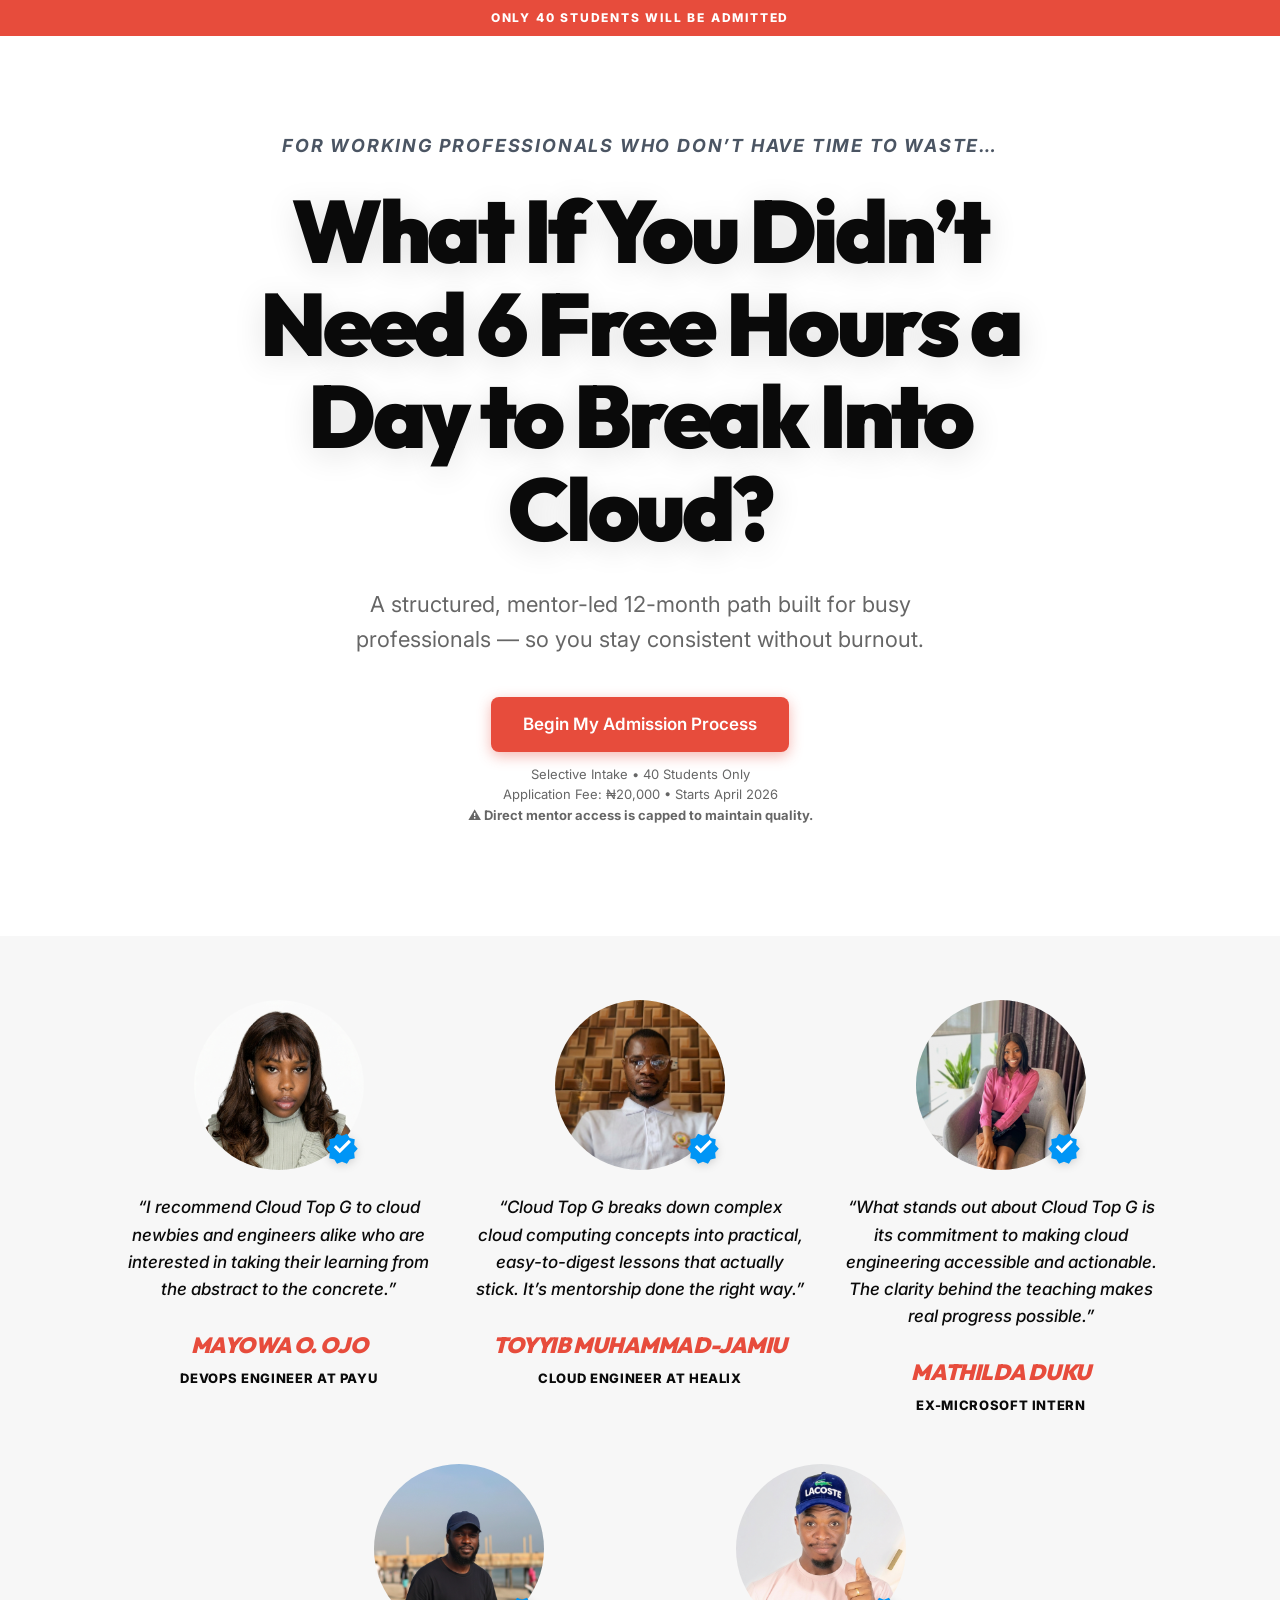
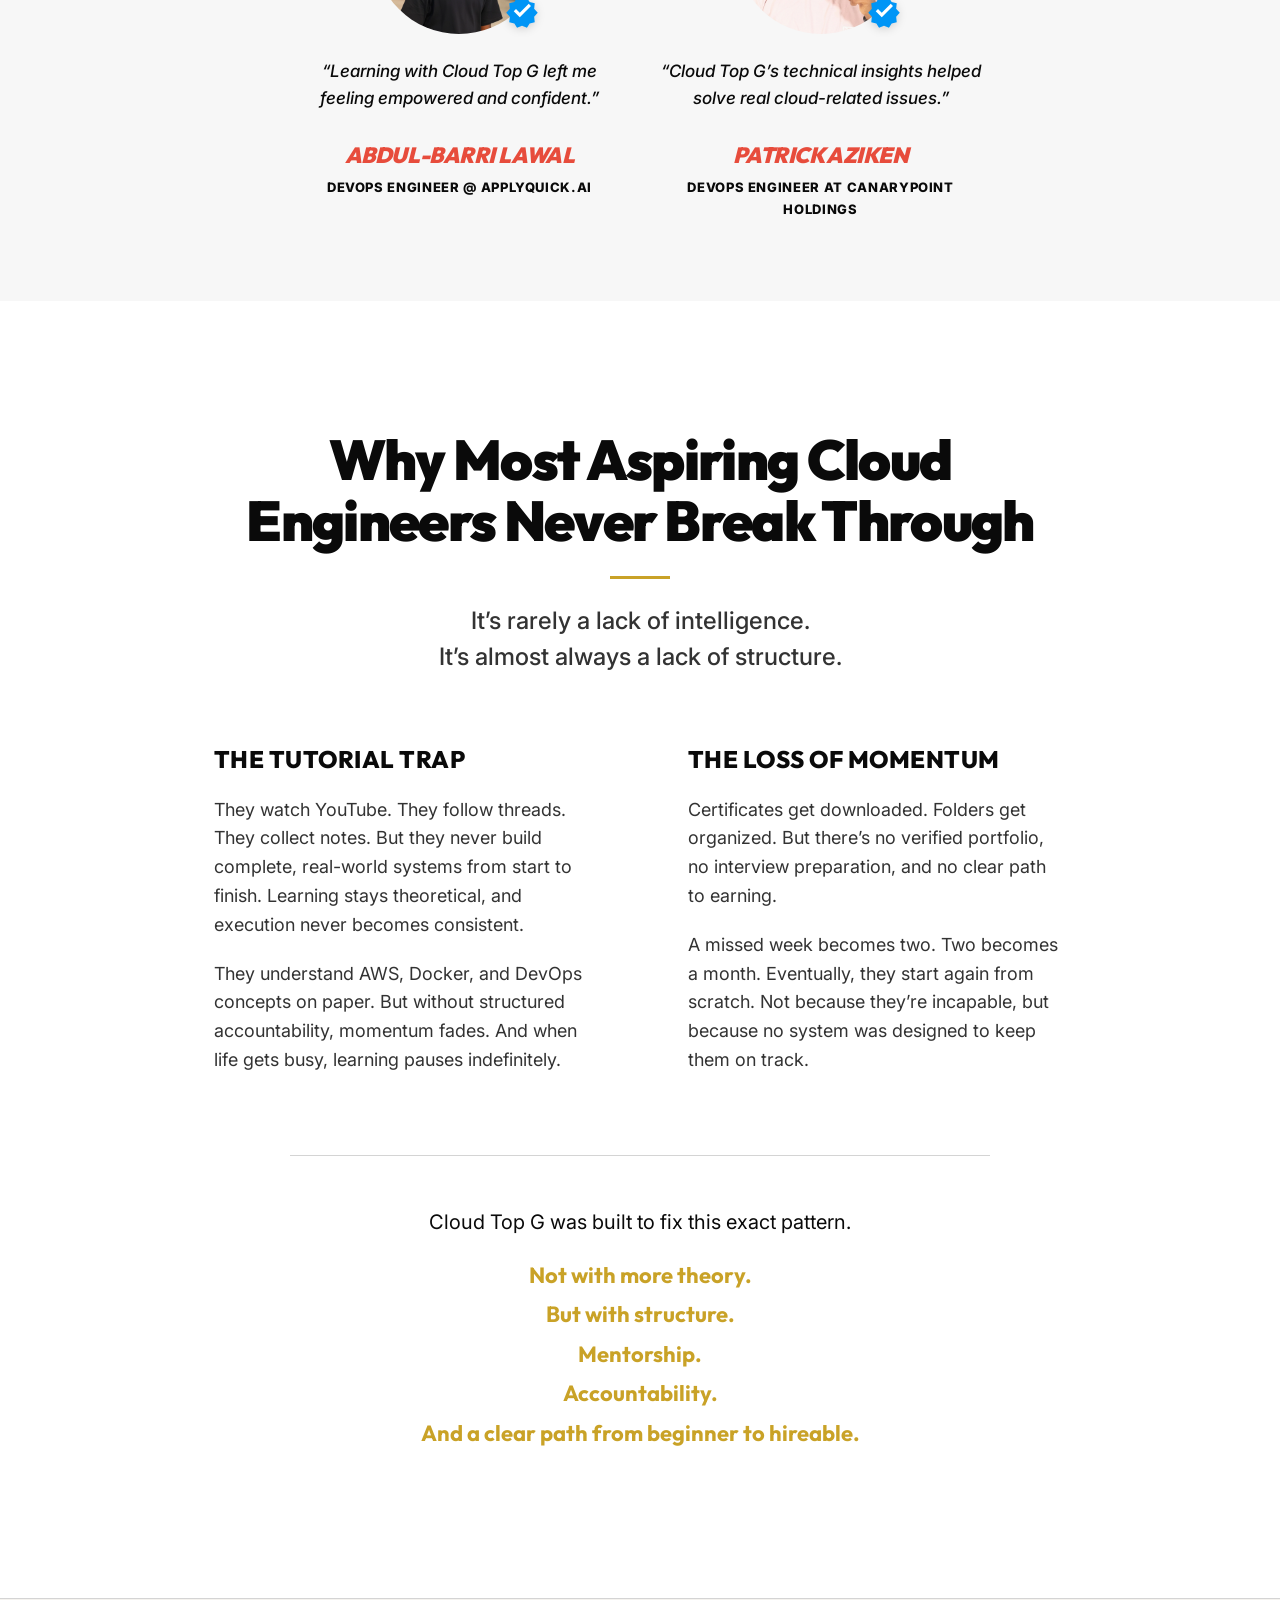
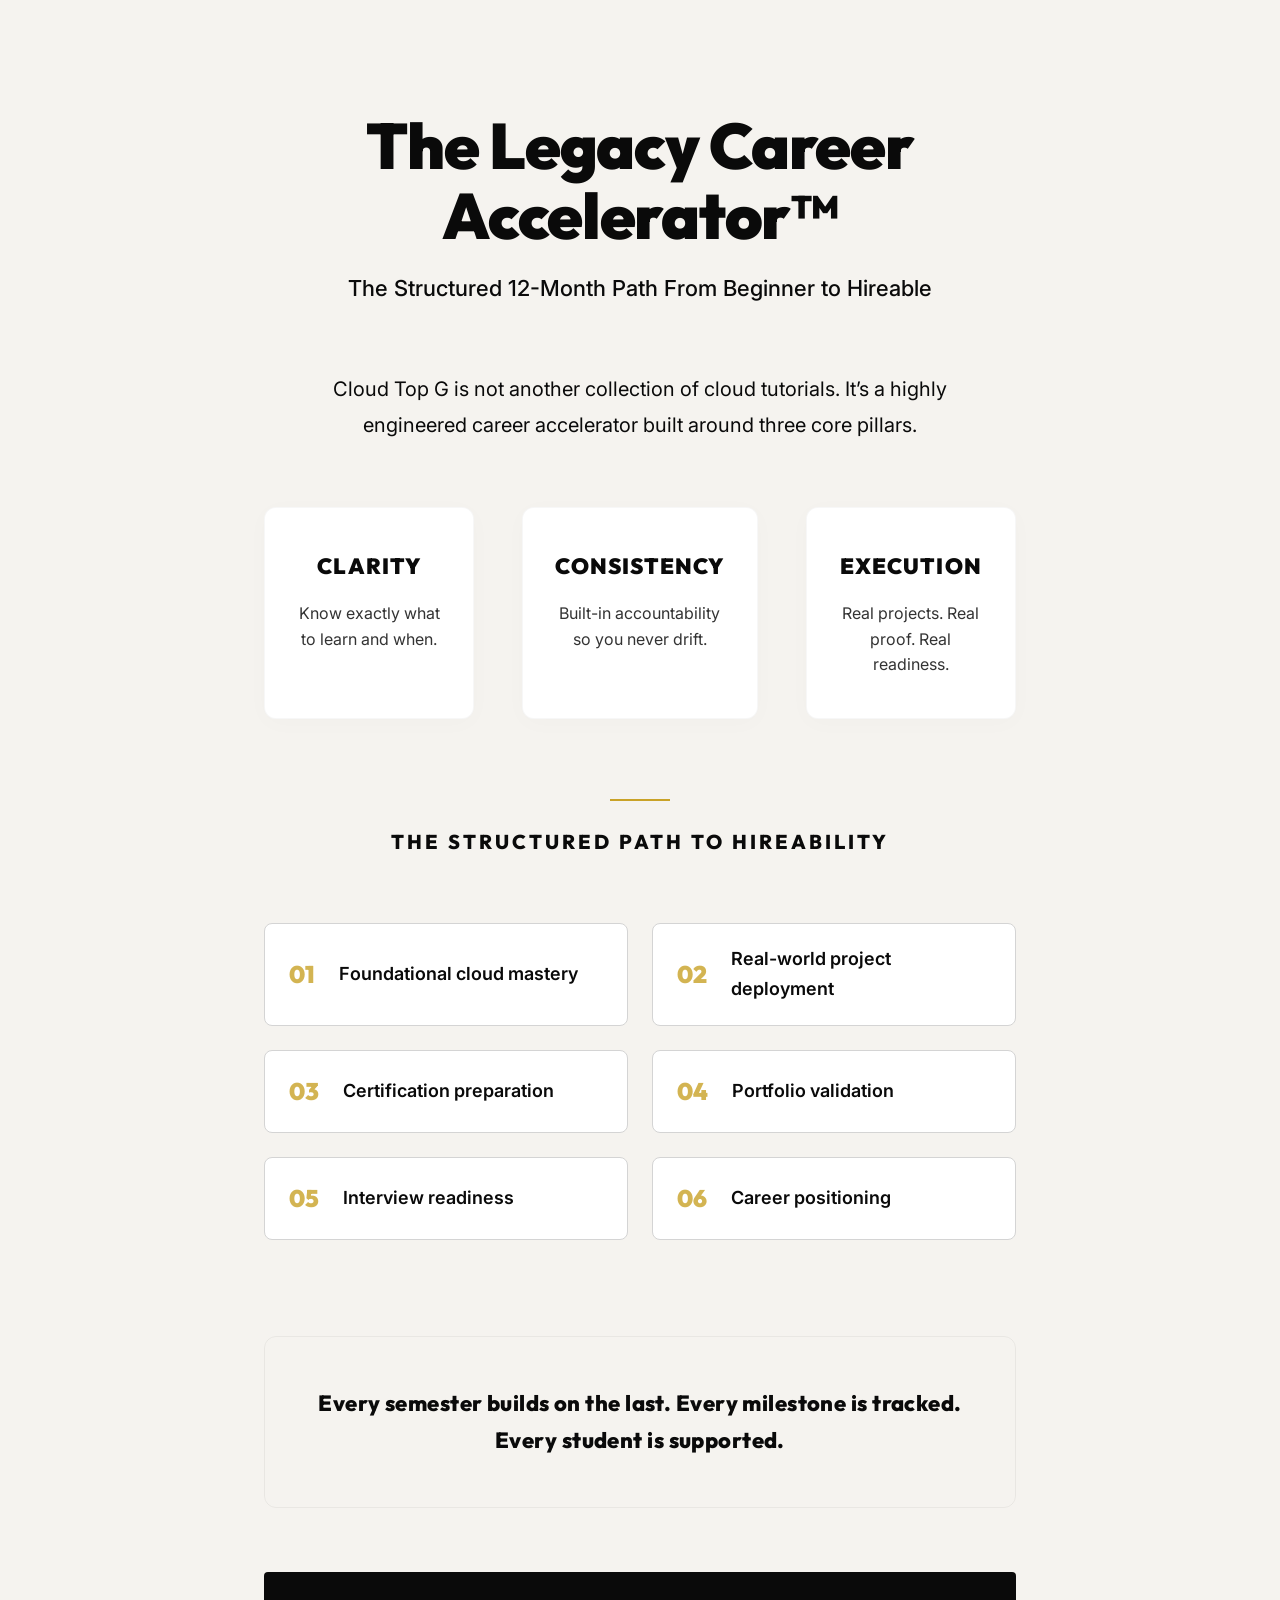
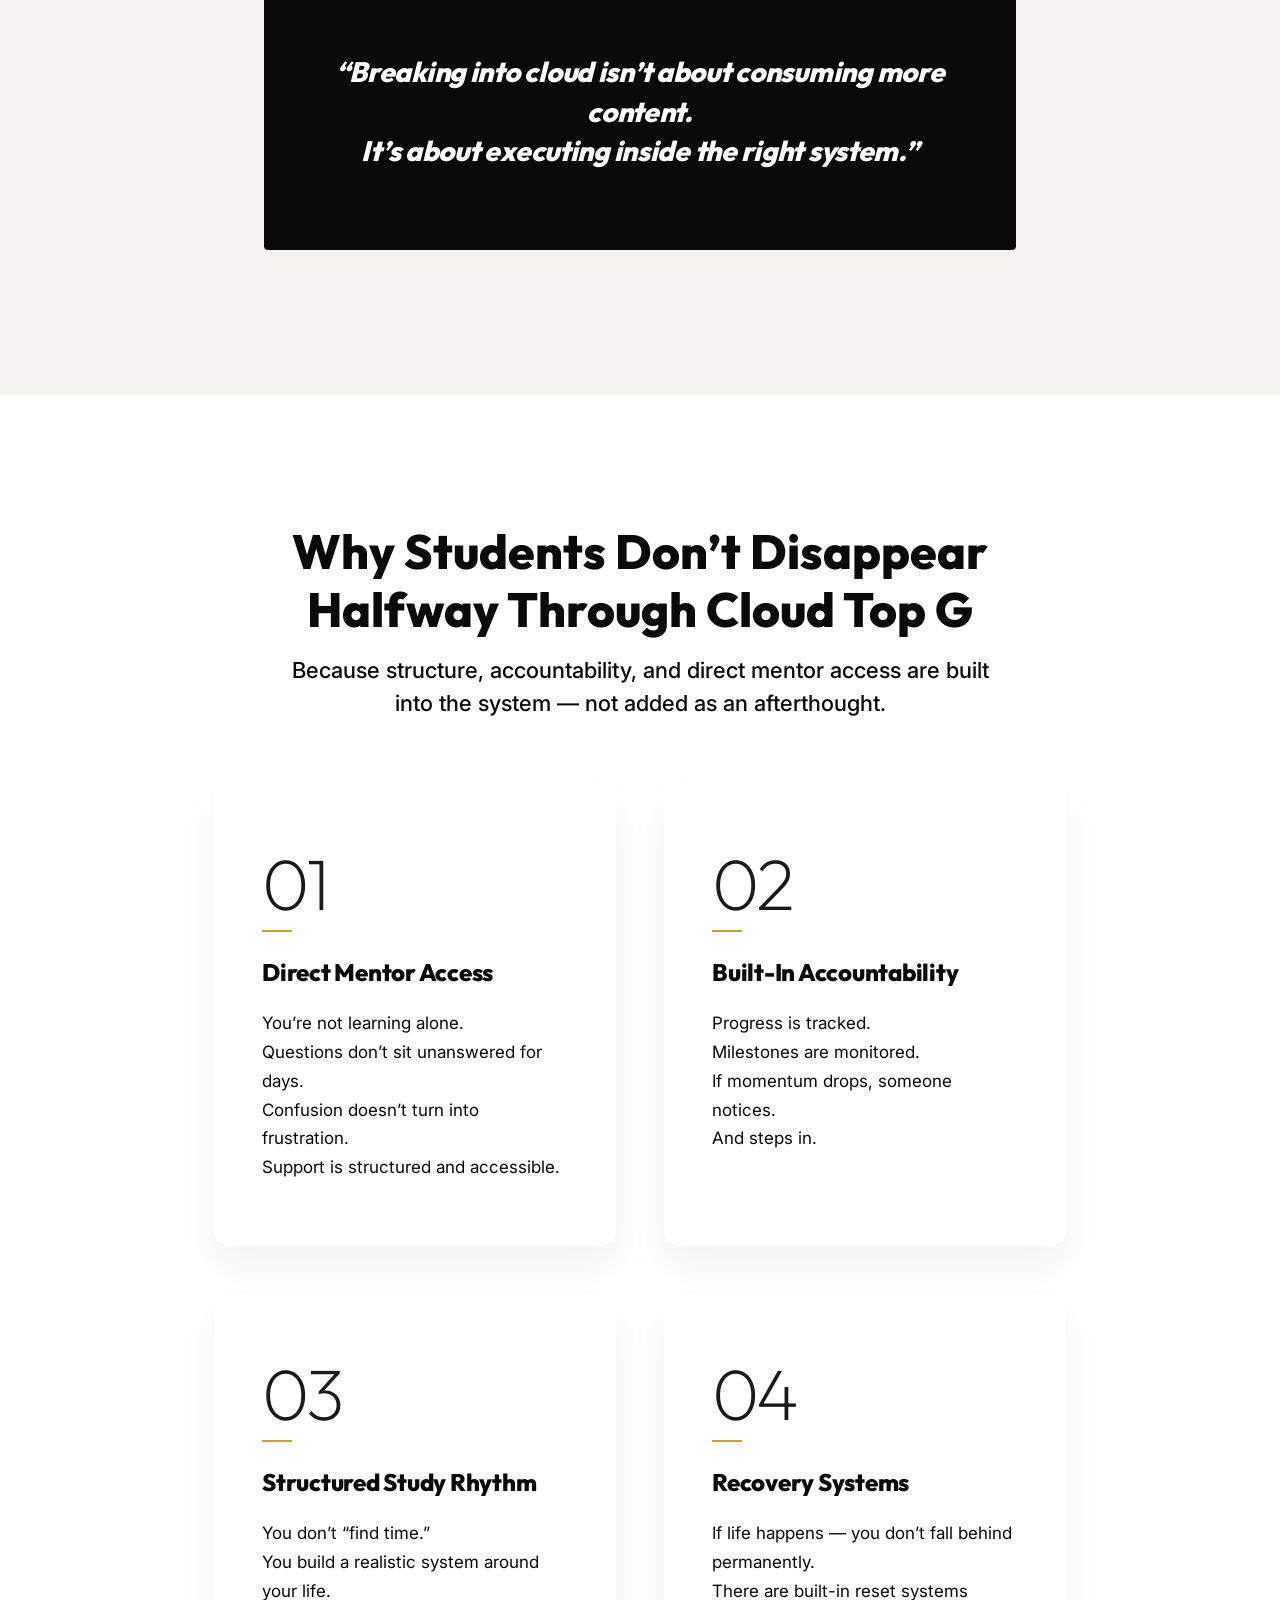
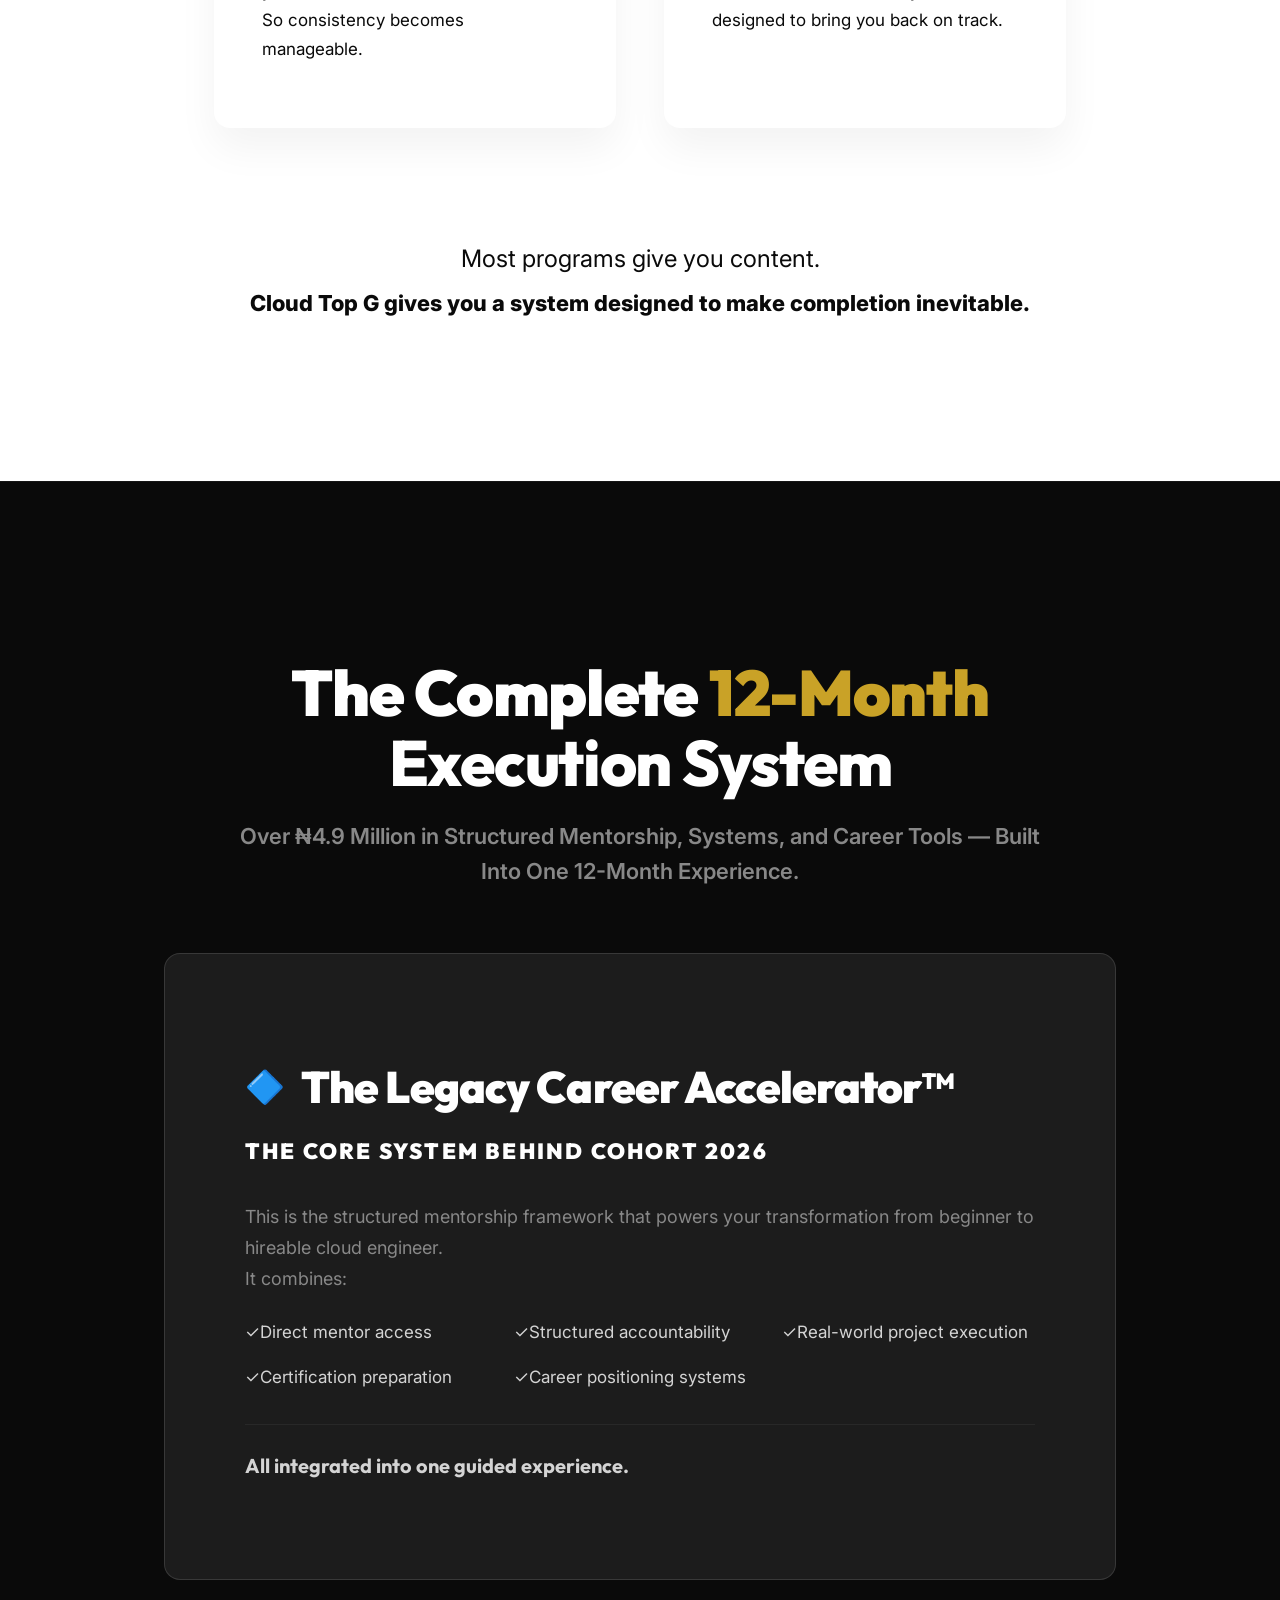
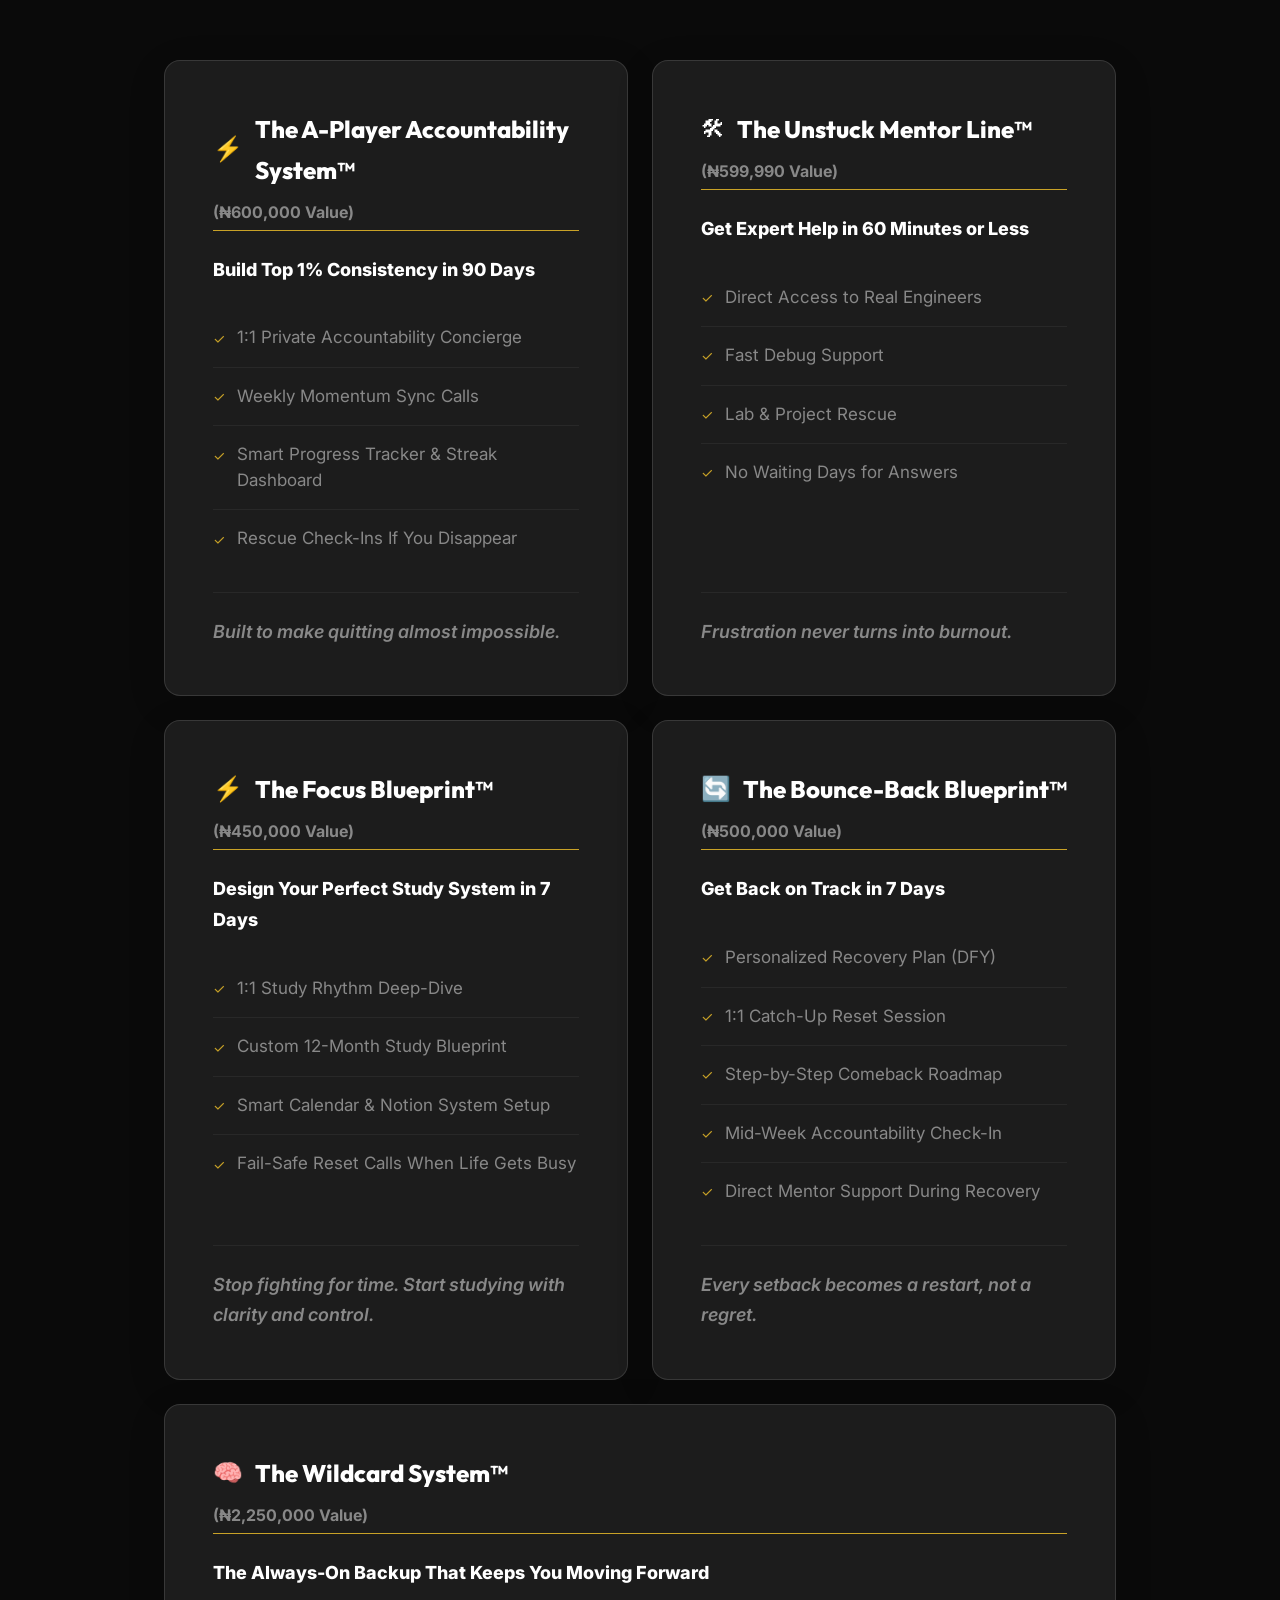
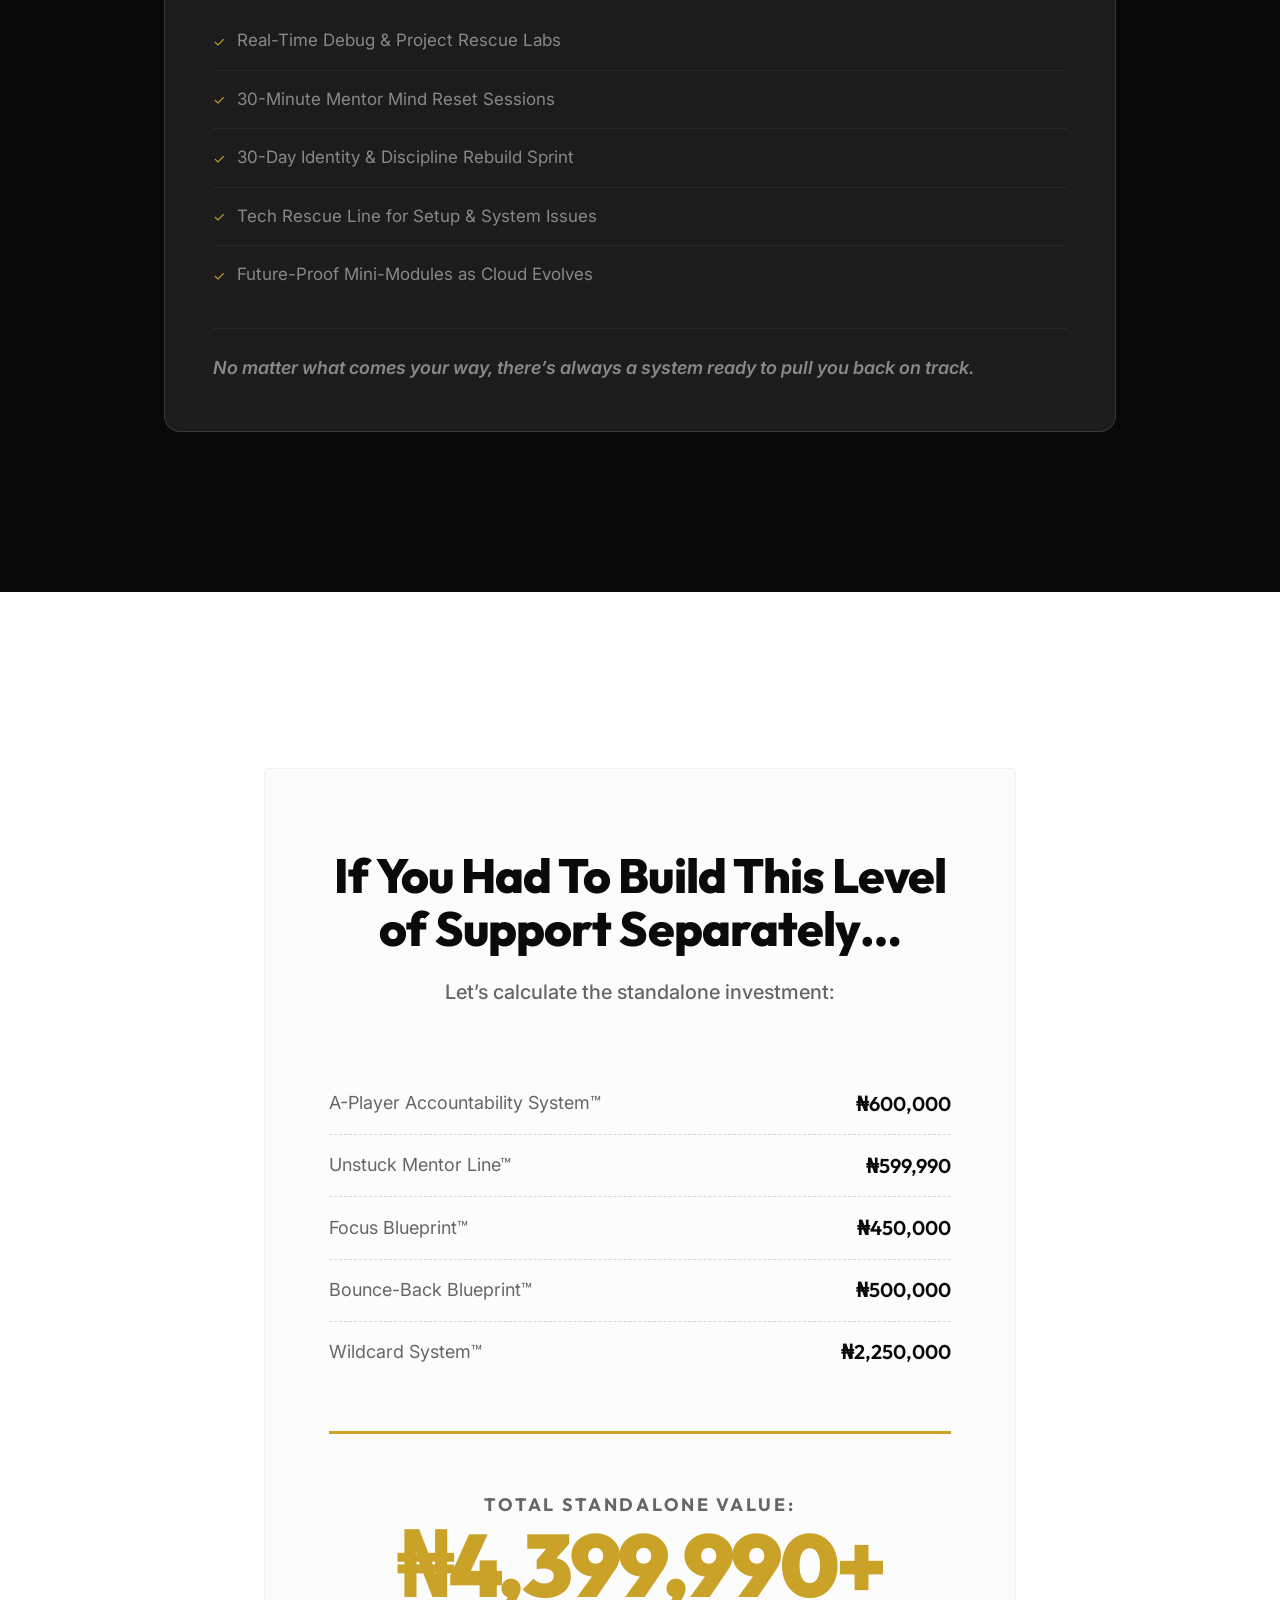
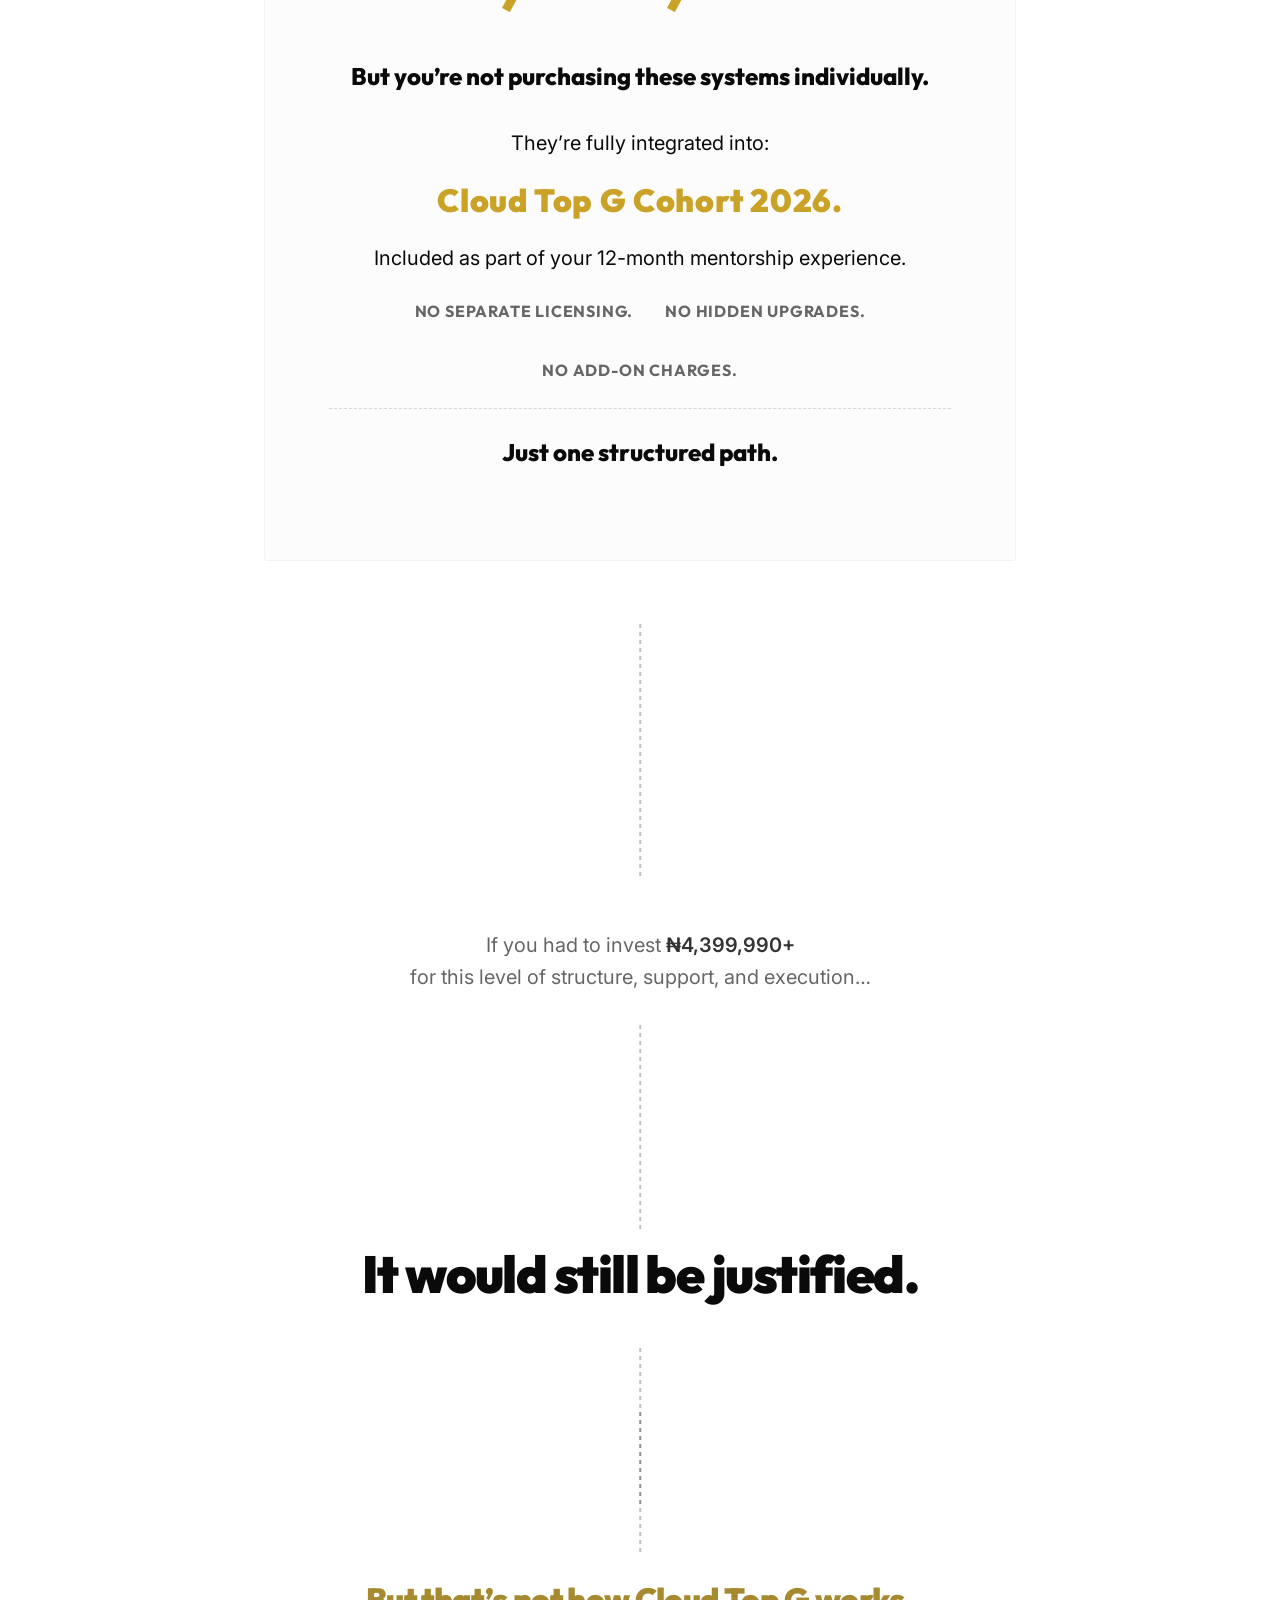
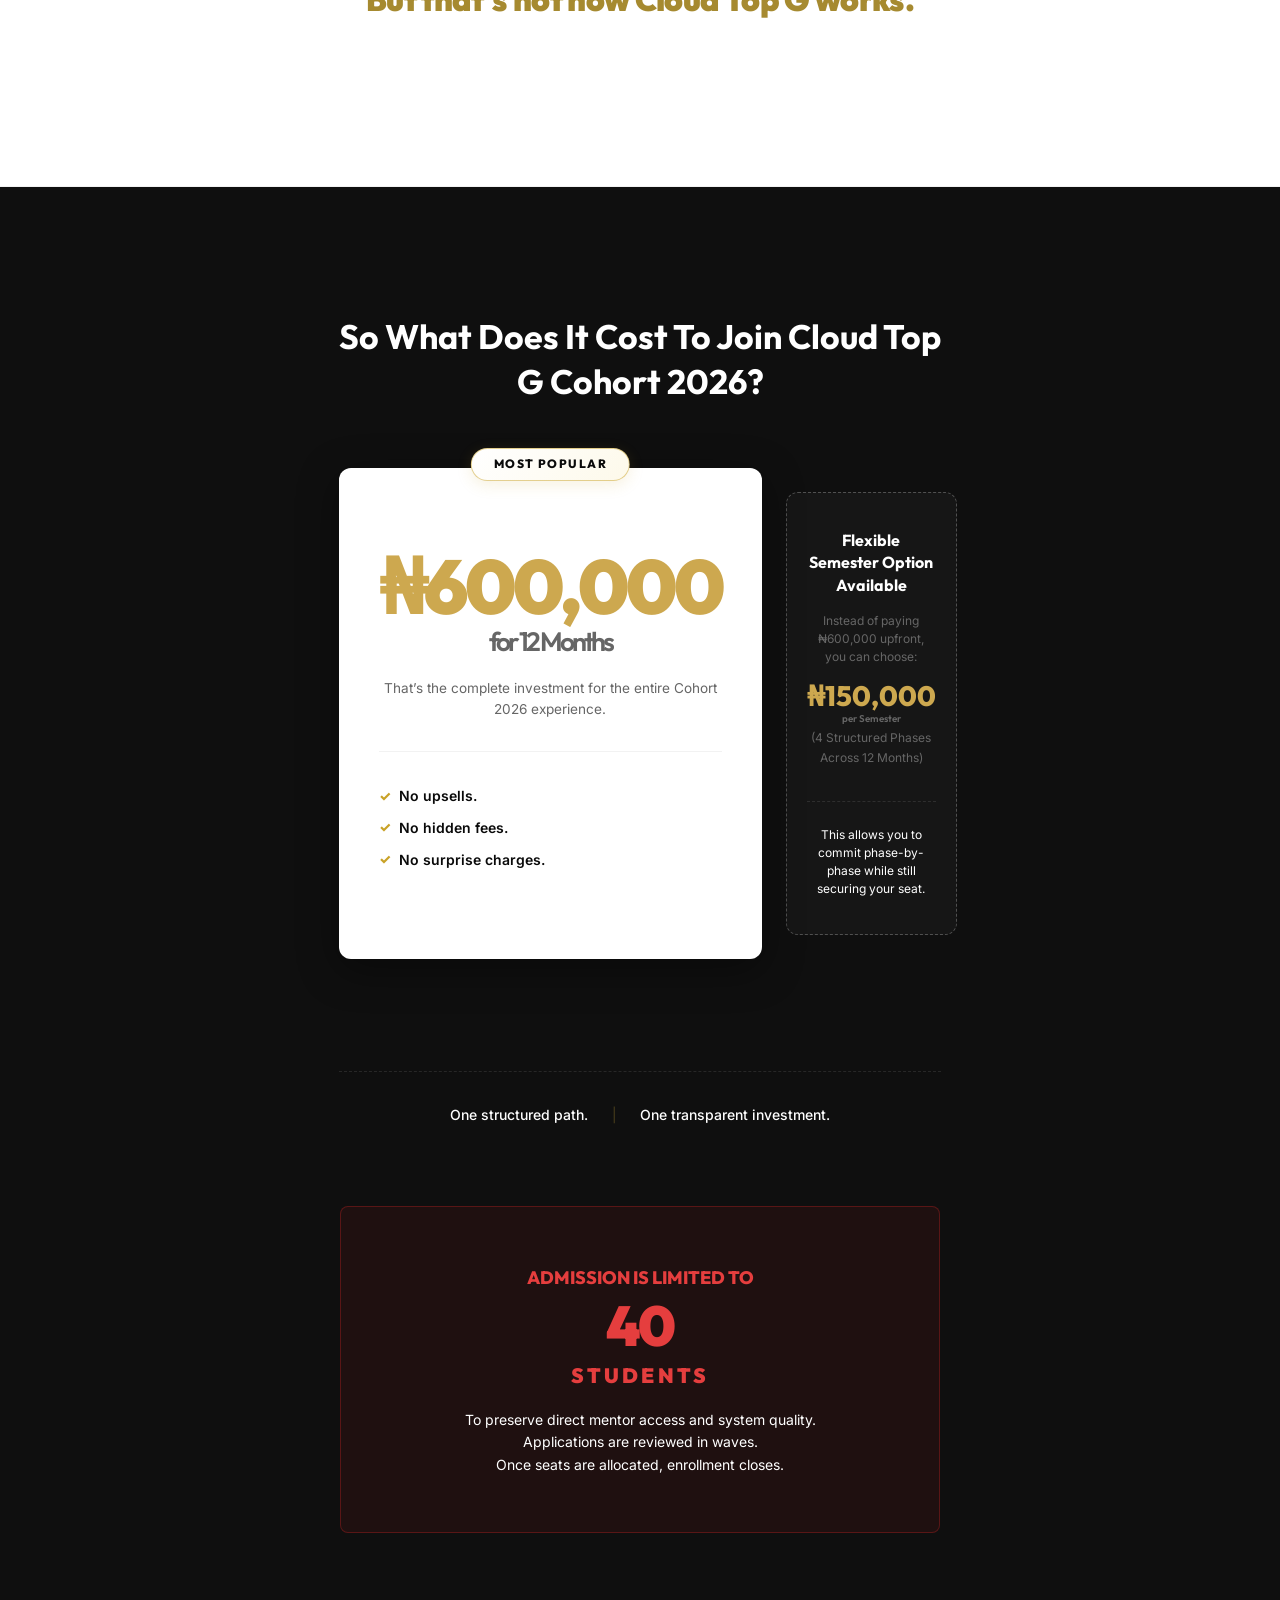
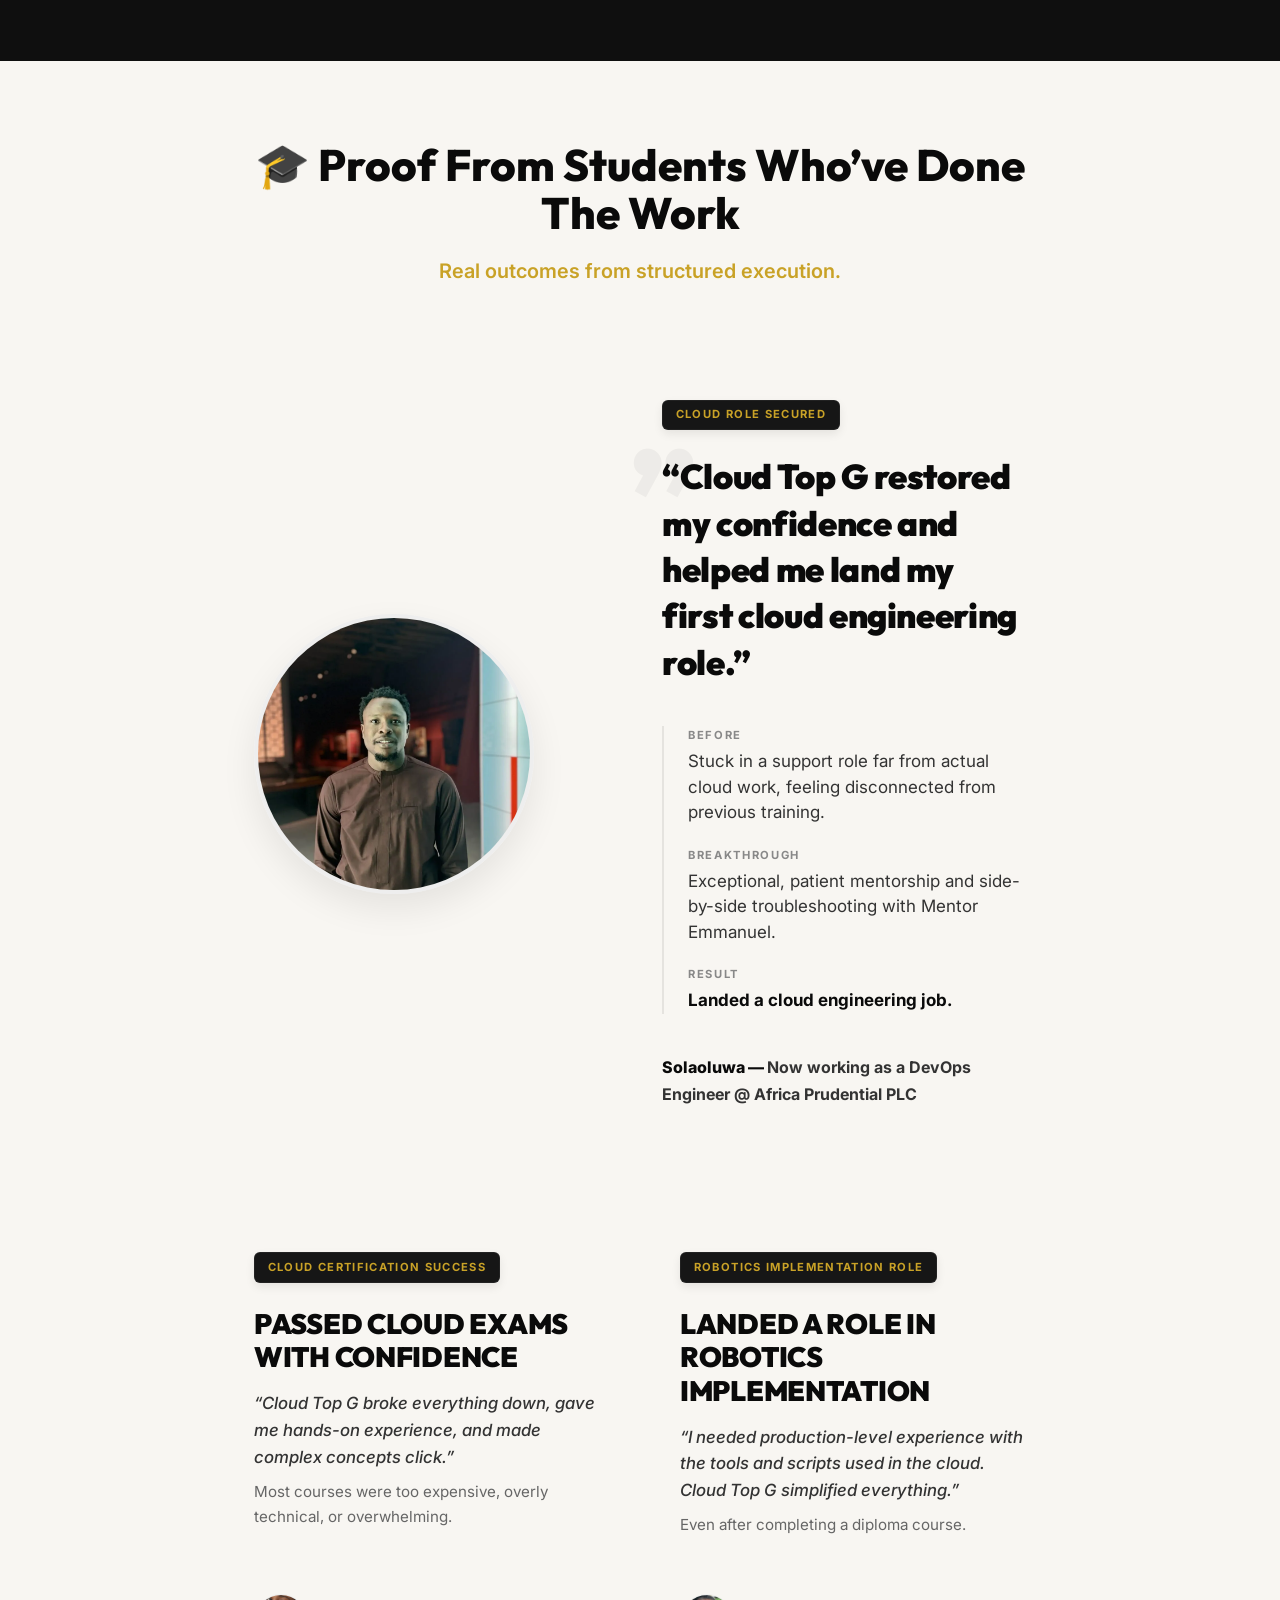
<file: cohort-2026.html>
<!DOCTYPE html>
<html lang="en">

<head>
  <meta charset="UTF-8" />
  <meta name="viewport" content="width=device-width, initial-scale=1.0" />
  <title>Cloud Top G Cohort 2026 | The Mentorship That Turns Learners Into Hireable Cloud Engineers</title>
  <meta name="description"
    content="A 12-month mentor-led system that turns beginners into certified, hireable Cloud Engineers. Only 40 seats available for Cohort 2026." />

  <!-- Open Graph / Facebook / WhatsApp -->
  <meta property="og:type" content="website" />
  <meta property="og:title"
    content="Cloud Top G Cohort 2026 | The Mentorship That Turns Learners Into Hireable Cloud Engineers" />
  <meta property="og:description"
    content="A 12-month mentor-led system that turns beginners into certified, hireable Cloud Engineers. Only 40 seats available for Cohort 2026." />
  <meta property="og:image" content="Tools/Logo.png" />

  <!-- Twitter -->
  <meta name="twitter:card" content="summary_large_image" />
  <meta name="twitter:title"
    content="Cloud Top G Cohort 2026 | The Mentorship That Turns Learners Into Hireable Cloud Engineers" />
  <meta name="twitter:description"
    content="A 12-month mentor-led system that turns beginners into certified, hireable Cloud Engineers. Only 40 seats available for Cohort 2026." />
  <meta name="twitter:image" content="Tools/Logo.png" />
  <link rel="preconnect" href="https://fonts.googleapis.com" />
  <link rel="preconnect" href="https://fonts.gstatic.com" crossorigin />
  <link rel="icon" type="image/png" href="Tools/Logo.png" />
  <link
    href="https://fonts.googleapis.com/css2?family=Inter:wght@400;500;600;700;800;900&family=Outfit:wght@600;700;800;900&display=swap"
    rel="stylesheet" />
  <link rel="stylesheet" href="style.css?v=1.2" />

  <!-- Meta Pixel Code -->
  <script>
  !function(f,b,e,v,n,t,s)
  {if(f.fbq)return;n=f.fbq=function(){n.callMethod?
  n.callMethod.apply(n,arguments):n.queue.push(arguments)};
  if(!f._fbq)f._fbq=n;n.push=n;n.loaded=!0;n.version='2.0';
  n.queue=[];t=b.createElement(e);t.async=!0;
  t.src=v;s=b.getElementsByTagName(e)[0];
  s.parentNode.insertBefore(t,s)}(window, document,'script',
  'https://connect.facebook.net/en_US/fbevents.js');
  fbq('init', '1446043270498943');
  fbq('track', 'PageView');
  </script>
  <noscript><img height="1" width="1" style="display:none"
  src="https://www.facebook.com/tr?id=1446043270498943&ev=PageView&noscript=1"
  /></noscript>
  <!-- End Meta Pixel Code -->
</head>

<body>

  <div class="pre-heading-ticker">
    <div class="container">
      <p class="pre-heading-ticker__text">ONLY 40 STUDENTS WILL BE ADMITTED</p>
    </div>
  </div>

  <!-- ═══════════════════════════════════════════════════════════ -->
  <!-- SECTION 1 — THE HOOK (Hero)                                -->
  <!-- ═══════════════════════════════════════════════════════════ -->
  <section id="hero" class="hero">
    <div class="hero__glow"></div>
    <div class="container hero__inner">
      <span class="hero__pre-headline">FOR WORKING PROFESSIONALS WHO DON’T HAVE TIME TO WASTE…</span>
      <h1 class="hero__headline">
        What If You Didn’t Need 6 Free Hours a Day to Break Into Cloud?
      </h1>
      <p class="hero__subheadline">
        A structured, mentor-led 12-month path built for busy professionals — so you stay consistent without burnout.
      </p>
      <a href="#apply" class="btn btn--primary btn--lg hero__cta">
        Begin My Admission Process
      </a>
      <p class="hero__microcopy" style="margin-top: 0.75rem; margin-bottom: 2rem; line-height: 1.6;">
        Selective Intake • 40 Students Only<br />
        Application Fee: ₦20,000 • Starts April 2026<br />
        <span style="font-weight: 700;">⚠️ Direct mentor access is capped to maintain quality.</span>
      </p>
    </div>
  </section>

  <!-- ═══════════════════════════════════════════════════════════ -->
  <!-- SECTION 1B — REFERENCES / TESTIMONIALS                     -->
  <!-- ═══════════════════════════════════════════════════════════ -->
  <section class="references-section">
    <div class="container references-container">
      <div class="references-grid">
        <!-- Item 1 -->
        <div class="reference-card">
          <div class="reference-card__img-wrap">
            <img src="Tools/References/Mayowa-Ojo.png" alt="Mayowa O. Ojo">
            <div class="verified-badge">
              <svg viewBox="0 0 24 24" fill="none" xmlns="http://www.w3.org/2000/svg">
                <path
                  d="M22.5 12.5L20.1 9.8L20.5 6.2L17.1 5.4L15.3 2.5L12 3.8L8.7 2.5L6.9 5.4L3.5 6.2L3.9 9.8L1.5 12.5L3.9 15.2L3.5 18.8L6.9 19.6L8.7 22.5L12 21.2L15.3 22.5L17.1 19.6L20.5 18.8L20.1 15.2L22.5 12.5Z"
                  fill="#0095F6" />
                <path d="M10.5 15.5L6.5 11.5L8 10L10.5 12.5L16.5 6.5L18 8L10.5 15.5Z" fill="white" />
              </svg>
            </div>
          </div>
          <p class="reference-quote">&ldquo;I recommend Cloud Top G to cloud newbies and engineers alike who are
            interested in taking their learning from the abstract to the concrete.&rdquo;</p>
          <p class="reference-name">MAYOWA O. OJO</p>
          <p class="reference-title">DEVOPS ENGINEER AT PAYU</p>
        </div>

        <!-- Item 2 -->
        <div class="reference-card">
          <div class="reference-card__img-wrap">
            <img src="Tools/References/Toyyib-Muhammad-Jamiu.png" alt="Toyyib Muhammad-Jamiu">
            <div class="verified-badge">
              <svg viewBox="0 0 24 24" fill="none" xmlns="http://www.w3.org/2000/svg">
                <path
                  d="M22.5 12.5L20.1 9.8L20.5 6.2L17.1 5.4L15.3 2.5L12 3.8L8.7 2.5L6.9 5.4L3.5 6.2L3.9 9.8L1.5 12.5L3.9 15.2L3.5 18.8L6.9 19.6L8.7 22.5L12 21.2L15.3 22.5L17.1 19.6L20.5 18.8L20.1 15.2L22.5 12.5Z"
                  fill="#0095F6" />
                <path d="M10.5 15.5L6.5 11.5L8 10L10.5 12.5L16.5 6.5L18 8L10.5 15.5Z" fill="white" />
              </svg>
            </div>
          </div>
          <p class="reference-quote">&ldquo;Cloud Top G breaks down complex cloud computing concepts into practical,
            easy-to-digest lessons that actually stick. It’s mentorship done the right way.&rdquo;</p>
          <p class="reference-name">TOYYIB MUHAMMAD-JAMIU</p>
          <p class="reference-title">CLOUD ENGINEER AT HEALIX</p>
        </div>

        <!-- Item 3 -->
        <div class="reference-card">
          <div class="reference-card__img-wrap">
            <img src="Tools/References/Mathilda-Duku.png" alt="Mathilda Duku">
            <div class="verified-badge">
              <svg viewBox="0 0 24 24" fill="none" xmlns="http://www.w3.org/2000/svg">
                <path
                  d="M22.5 12.5L20.1 9.8L20.5 6.2L17.1 5.4L15.3 2.5L12 3.8L8.7 2.5L6.9 5.4L3.5 6.2L3.9 9.8L1.5 12.5L3.9 15.2L3.5 18.8L6.9 19.6L8.7 22.5L12 21.2L15.3 22.5L17.1 19.6L20.5 18.8L20.1 15.2L22.5 12.5Z"
                  fill="#0095F6" />
                <path d="M10.5 15.5L6.5 11.5L8 10L10.5 12.5L16.5 6.5L18 8L10.5 15.5Z" fill="white" />
              </svg>
            </div>
          </div>
          <p class="reference-quote">&ldquo;What stands out about Cloud Top G is its commitment to making cloud
            engineering accessible and actionable. The clarity behind the teaching makes real progress possible.&rdquo;
          </p>
          <p class="reference-name">MATHILDA DUKU</p>
          <p class="reference-title">EX-MICROSOFT INTERN</p>
        </div>

        <!-- Item 4 -->
        <div class="reference-card">
          <div class="reference-card__img-wrap">
            <img src="Tools/References/Abdul-Barri-Lawal.png" alt="Abdul-Barri Lawal">
            <div class="verified-badge">
              <svg viewBox="0 0 24 24" fill="none" xmlns="http://www.w3.org/2000/svg">
                <path
                  d="M22.5 12.5L20.1 9.8L20.5 6.2L17.1 5.4L15.3 2.5L12 3.8L8.7 2.5L6.9 5.4L3.5 6.2L3.9 9.8L1.5 12.5L3.9 15.2L3.5 18.8L6.9 19.6L8.7 22.5L12 21.2L15.3 22.5L17.1 19.6L20.5 18.8L20.1 15.2L22.5 12.5Z"
                  fill="#0095F6" />
                <path d="M10.5 15.5L6.5 11.5L8 10L10.5 12.5L16.5 6.5L18 8L10.5 15.5Z" fill="white" />
              </svg>
            </div>
          </div>
          <p class="reference-quote">&ldquo;Learning with Cloud Top G left me feeling empowered and confident.&rdquo;
          </p>
          <p class="reference-name">ABDUL-BARRI LAWAL</p>
          <p class="reference-title">DEVOPS ENGINEER @ APPLYQUICK.AI</p>
        </div>

        <!-- Item 5 -->
        <div class="reference-card">
          <div class="reference-card__img-wrap">
            <img src="Tools/References/Patrick-Aziken.png" alt="Patrick Aziken">
            <div class="verified-badge">
              <svg viewBox="0 0 24 24" fill="none" xmlns="http://www.w3.org/2000/svg">
                <path
                  d="M22.5 12.5L20.1 9.8L20.5 6.2L17.1 5.4L15.3 2.5L12 3.8L8.7 2.5L6.9 5.4L3.5 6.2L3.9 9.8L1.5 12.5L3.9 15.2L3.5 18.8L6.9 19.6L8.7 22.5L12 21.2L15.3 22.5L17.1 19.6L20.5 18.8L20.1 15.2L22.5 12.5Z"
                  fill="#0095F6" />
                <path d="M10.5 15.5L6.5 11.5L8 10L10.5 12.5L16.5 6.5L18 8L10.5 15.5Z" fill="white" />
              </svg>
            </div>
          </div>
          <p class="reference-quote">&ldquo;Cloud Top G’s technical insights helped solve real cloud-related
            issues.&rdquo;</p>
          <p class="reference-name">PATRICK AZIKEN</p>
          <p class="reference-title">DEVOPS ENGINEER AT CANARYPOINT HOLDINGS</p>
        </div>
      </div>
    </div>
  </section>

  <!-- ═══════════════════════════════════════════════════════════ -->
  <!-- SECTION 1C — THE PROBLEM PATTERN (EDITORIAL)               -->
  <!-- ═══════════════════════════════════════════════════════════ -->
  <section class="problem-pattern">
    <div class="container problem-pattern__container">
      <div class="problem-pattern__header fade-in">
        <h2 class="problem-pattern__headline">Why Most Aspiring Cloud Engineers Never Break Through</h2>
        <div class="problem-pattern__accent-line"></div>
        <h3 class="problem-pattern__subheading">It’s rarely a lack of intelligence.<br>It’s almost always a lack of
          structure.</h3>
      </div>

      <div class="problem-pattern__editorial fade-in">
        <!-- Left Column -->
        <div class="problem-column">
          <h4 class="problem-column__title">The Tutorial Trap</h4>
          <p class="problem-column__text">
            They watch YouTube. They follow threads. They collect notes. But they never build complete, real-world
            systems from start to finish. Learning stays theoretical, and execution never becomes consistent.
          </p>
          <p class="problem-column__text">
            They understand AWS, Docker, and DevOps concepts on paper. But without structured accountability, momentum
            fades. And when life gets busy, learning pauses indefinitely.
          </p>
        </div>

        <!-- Right Column -->
        <div class="problem-column">
          <h4 class="problem-column__title">The Loss of Momentum</h4>
          <p class="problem-column__text">
            Certificates get downloaded. Folders get organized. But there’s no verified portfolio, no interview
            preparation, and no clear path to earning.
          </p>
          <p class="problem-column__text">
            A missed week becomes two. Two becomes a month. Eventually, they start again from scratch. Not because
            they’re incapable, but because no system was designed to keep them on track.
          </p>
        </div>
      </div>

      <div class="problem-pattern__conclusion fade-in">
        <p>Cloud Top G was built to fix this exact pattern.</p>
        <p class="highlight-text">
          Not with more theory.<br>
          But with structure.<br>
          Mentorship.<br>
          Accountability.<br>
          And a clear path from beginner to hireable.
        </p>
      </div>
    </div>
  </section>

  <!-- ═══════════════════════════════════════════════════════════ -->
  <!-- SECTION 1D — THE SYSTEM                                    -->
  <!-- ═══════════════════════════════════════════════════════════ -->
  <section class="the-system">
    <div class="container the-system__container">
      <div class="system-header fade-in">
        <h2 class="system-headline">The Legacy Career Accelerator™</h2>
        <h3 class="system-subheading">The Structured 12-Month Path From Beginner to Hireable</h3>
      </div>

      <div class="system-intro fade-in">
        <p class="system-paragraph">
          Cloud Top G is not another collection of cloud tutorials. It’s a highly engineered career accelerator built
          around three core pillars.
        </p>
      </div>

      <!-- 3 Pillars Grid -->
      <div class="system-pillars fade-in">
        <div class="system-pillar">
          <h4 class="pillar-title">Clarity</h4>
          <p class="pillar-desc">Know exactly what to learn and when.</p>
        </div>
        <div class="system-pillar">
          <h4 class="pillar-title">Consistency</h4>
          <p class="pillar-desc">Built-in accountability so you never drift.</p>
        </div>
        <div class="system-pillar">
          <h4 class="pillar-title">Execution</h4>
          <p class="pillar-desc">Real projects. Real proof. Real readiness.</p>
        </div>
      </div>

      <div class="system-break fade-in">
        <h3 class="system-break__title">The Structured Path to Hireability</h3>
      </div>

      <!-- 6-Step Staggered List -->
      <div class="system-progression fade-in">
        <div class="progression-item">
          <span class="progression-num">01</span>
          <p class="progression-text">Foundational cloud mastery</p>
        </div>
        <div class="progression-item">
          <span class="progression-num">02</span>
          <p class="progression-text">Real-world project deployment</p>
        </div>
        <div class="progression-item">
          <span class="progression-num">03</span>
          <p class="progression-text">Certification preparation</p>
        </div>
        <div class="progression-item">
          <span class="progression-num">04</span>
          <p class="progression-text">Portfolio validation</p>
        </div>
        <div class="progression-item">
          <span class="progression-num">05</span>
          <p class="progression-text">Interview readiness</p>
        </div>
        <div class="progression-item">
          <span class="progression-num">06</span>
          <p class="progression-text">Career positioning</p>
        </div>
      </div>

      <div class="system-milestones fade-in">
        <p>Every semester builds on the last. Every milestone is tracked. Every student is supported.</p>
      </div>

      <div class="system-transition fade-in">
        <p>
          “Breaking into cloud isn’t about consuming more content.<br>
          It’s about executing inside the right system.”
        </p>
      </div>
    </div>
  </section>

  <!-- ═══════════════════════════════════════════════════════════ -->
  <!-- SECTION 1E — WHY STUDENTS FINISH                           -->
  <!-- ═══════════════════════════════════════════════════════════ -->
  <section class="why-finish">
    <div class="container why-finish__container">
      <div class="why-finish__header fade-in">
        <h2 class="why-finish__headline">Why Students Don’t Disappear Halfway Through Cloud Top G</h2>
        <p class="why-finish__subheading">Because structure, accountability, and direct mentor access are built into the
          system — not added as an afterthought.</p>
      </div>

      <div class="why-finish__grid">
        <!-- Card 1 -->
        <div class="finish-card fade-in">
          <div class="finish-card__num">01</div>
          <h4 class="finish-card__heading">Direct Mentor Access</h4>
          <p class="finish-card__body">
            You’re not learning alone.<br>
            Questions don’t sit unanswered for days.<br>
            Confusion doesn’t turn into frustration.<br>
            Support is structured and accessible.
          </p>
        </div>

        <!-- Card 2 -->
        <div class="finish-card fade-in">
          <div class="finish-card__num">02</div>
          <h4 class="finish-card__heading">Built-In Accountability</h4>
          <p class="finish-card__body">
            Progress is tracked.<br>
            Milestones are monitored.<br>
            If momentum drops, someone notices.<br>
            And steps in.
          </p>
        </div>

        <!-- Card 3 -->
        <div class="finish-card fade-in">
          <div class="finish-card__num">03</div>
          <h4 class="finish-card__heading">Structured Study Rhythm</h4>
          <p class="finish-card__body">
            You don’t “find time.”<br>
            You build a realistic system around your life.<br>
            So consistency becomes manageable.
          </p>
        </div>

        <!-- Card 4 -->
        <div class="finish-card fade-in">
          <div class="finish-card__num">04</div>
          <h4 class="finish-card__heading">Recovery Systems</h4>
          <p class="finish-card__body">
            If life happens — you don’t fall behind permanently.<br>
            There are built-in reset systems designed to bring you back on track.
          </p>
        </div>
      </div>

      <div class="why-finish__transition fade-in">
        <p>Most programs give you content.</p>
        <p class="highlight-bold">Cloud Top G gives you a system designed to make completion inevitable.</p>
      </div>
    </div>
  </section>

  <!-- ═══════════════════════════════════════════════════════════ -->
  <!-- SECTION 1F — WHAT YOU GET INSIDE                           -->
  <!-- ═══════════════════════════════════════════════════════════ -->
  <section class="what-you-get">
    <div class="container what-you-get__container">
      <div class="what-you-get__header fade-in">
        <h2 class="what-you-get__headline">
          The Complete <span style="color: var(--gold);">12-Month</span><br>
          <span style="font-weight: 800;">Execution System</span>
        </h2>
        <p class="what-you-get__subheading">Over ₦4.9 Million in Structured Mentorship, Systems, and Career Tools —
          Built Into One 12-Month Experience.</p>
      </div>

      <!-- Core System Banner -->
      <div class="core-system-card fade-in">
        <div class="core-system-card__header">
          <span class="core-icon">🔷</span>
          <h3>The Legacy Career Accelerator™</h3>
        </div>
        <p class="core-system-card__subtitle">The Core System Behind Cohort 2026</p>
        <p class="core-system-card__desc">This is the structured mentorship framework that powers your transformation
          from beginner to hireable cloud engineer.<br>It combines:</p>
        <ul class="core-system-card__list">
          <li><span class="check-icon">✓</span> Direct mentor access</li>
          <li><span class="check-icon">✓</span> Structured accountability</li>
          <li><span class="check-icon">✓</span> Real-world project execution</li>
          <li><span class="check-icon">✓</span> Certification preparation</li>
          <li><span class="check-icon">✓</span> Career positioning systems</li>
        </ul>
        <p class="core-system-card__footer">All integrated into one guided experience.</p>
      </div>

      <!-- Systems Grid -->
      <div class="systems-grid">

        <!-- System 1 -->
        <div class="get-card fade-in">
          <div class="get-card__header">
            <span class="get-card__icon">⚡</span>
            <h4 class="get-card__title">The A-Player Accountability System™</h4>
          </div>
          <span class="system-value">(₦600,000 Value)</span>
          <p class="get-card__subtitle">Build Top 1% Consistency in 90 Days</p>
          <ul class="get-card__list">
            <li><span class="check-icon">✓</span> 1:1 Private Accountability Concierge</li>
            <li><span class="check-icon">✓</span> Weekly Momentum Sync Calls</li>
            <li><span class="check-icon">✓</span> Smart Progress Tracker & Streak Dashboard</li>
            <li><span class="check-icon">✓</span> Rescue Check-Ins If You Disappear</li>
          </ul>
          <p class="get-card__footer">Built to make quitting almost impossible.</p>
        </div>

        <!-- System 2 -->
        <div class="get-card fade-in">
          <div class="get-card__header">
            <span class="get-card__icon">🛠</span>
            <h4 class="get-card__title">The Unstuck Mentor Line™</h4>
          </div>
          <span class="system-value">(₦599,990 Value)</span>
          <p class="get-card__subtitle">Get Expert Help in 60 Minutes or Less</p>
          <ul class="get-card__list">
            <li><span class="check-icon">✓</span> Direct Access to Real Engineers</li>
            <li><span class="check-icon">✓</span> Fast Debug Support</li>
            <li><span class="check-icon">✓</span> Lab & Project Rescue</li>
            <li><span class="check-icon">✓</span> No Waiting Days for Answers</li>
          </ul>
          <p class="get-card__footer">Frustration never turns into burnout.</p>
        </div>

        <!-- System 3 -->
        <div class="get-card fade-in">
          <div class="get-card__header">
            <span class="get-card__icon">⚡</span> <!-- Note: user provided ⚡ again, using it -->
            <h4 class="get-card__title">The Focus Blueprint™</h4>
          </div>
          <span class="system-value">(₦450,000 Value)</span>
          <p class="get-card__subtitle">Design Your Perfect Study System in 7 Days</p>
          <ul class="get-card__list">
            <li><span class="check-icon">✓</span> 1:1 Study Rhythm Deep-Dive</li>
            <li><span class="check-icon">✓</span> Custom 12-Month Study Blueprint</li>
            <li><span class="check-icon">✓</span> Smart Calendar & Notion System Setup</li>
            <li><span class="check-icon">✓</span> Fail-Safe Reset Calls When Life Gets Busy</li>
          </ul>
          <p class="get-card__footer">Stop fighting for time. Start studying with clarity and control.</p>
        </div>

        <!-- System 4 -->
        <div class="get-card fade-in">
          <div class="get-card__header">
            <span class="get-card__icon">🔄</span>
            <h4 class="get-card__title">The Bounce-Back Blueprint™</h4>
          </div>
          <span class="system-value">(₦500,000 Value)</span>
          <p class="get-card__subtitle">Get Back on Track in 7 Days</p>
          <ul class="get-card__list">
            <li><span class="check-icon">✓</span> Personalized Recovery Plan (DFY)</li>
            <li><span class="check-icon">✓</span> 1:1 Catch-Up Reset Session</li>
            <li><span class="check-icon">✓</span> Step-by-Step Comeback Roadmap</li>
            <li><span class="check-icon">✓</span> Mid-Week Accountability Check-In</li>
            <li><span class="check-icon">✓</span> Direct Mentor Support During Recovery</li>
          </ul>
          <p class="get-card__footer">Every setback becomes a restart, not a regret.</p>
        </div>

        <!-- System 5 -->
        <div class="get-card get-card--full fade-in">
          <div class="get-card__header">
            <span class="get-card__icon">🧠</span>
            <h4 class="get-card__title">The Wildcard System™</h4>
          </div>
          <span class="system-value">(₦2,250,000 Value)</span>
          <p class="get-card__subtitle">The Always-On Backup That Keeps You Moving Forward</p>
          <ul class="get-card__list">
            <li><span class="check-icon">✓</span> Real-Time Debug & Project Rescue Labs</li>
            <li><span class="check-icon">✓</span> 30-Minute Mentor Mind Reset Sessions</li>
            <li><span class="check-icon">✓</span> 30-Day Identity & Discipline Rebuild Sprint</li>
            <li><span class="check-icon">✓</span> Tech Rescue Line for Setup & System Issues</li>
            <li><span class="check-icon">✓</span> Future-Proof Mini-Modules as Cloud Evolves</li>
          </ul>
          <p class="get-card__footer">No matter what comes your way, there’s always a system ready to pull you back on
            track.</p>
        </div>

      </div>
    </div>
  </section>

  <!-- ═══════════════════════════════════════════════════════════ -->
  <!-- SECTION 1G — THE TOTAL VALUE                               -->
  <!-- ═══════════════════════════════════════════════════════════ -->
  <section class="total-value-section">
    <div class="container total-value__container">
      <div class="total-value__box fade-in">
        <h2 class="total-value__headline">If You Had To Build This Level of Support Separately…</h2>
        <p class="total-value__subheading">Let’s calculate the standalone investment:</p>

        <ul class="value-breakdown-list">
          <li>
            <span class="vf-item">A-Player Accountability System™</span>
            <span class="vf-price">₦600,000</span>
          </li>
          <li>
            <span class="vf-item">Unstuck Mentor Line™</span>
            <span class="vf-price">₦599,990</span>
          </li>
          <li>
            <span class="vf-item">Focus Blueprint™</span>
            <span class="vf-price">₦450,000</span>
          </li>
          <li>
            <span class="vf-item">Bounce-Back Blueprint™</span>
            <span class="vf-price">₦500,000</span>
          </li>
          <li>
            <span class="vf-item">Wildcard System™</span>
            <span class="vf-price">₦2,250,000</span>
          </li>
        </ul>

        <div class="total-sum">
          <p class="total-sum__label">Total Standalone Value:</p>
          <p class="total-sum__number">₦4,399,990+</p>
        </div>

        <div class="total-value__conclusion">
          <p class="pivot-statement">But you’re not purchasing these systems individually.</p>
          <p>They’re fully integrated into:</p>
          <p class="highlight-gold-text">Cloud Top G Cohort 2026.</p>
          <p>Included as part of your 12-month mentorship experience.</p>
          <ul class="no-bs-list">
            <li>No separate licensing.</li>
            <li>No hidden upgrades.</li>
            <li>No add-on charges.</li>
          </ul>
          <p class="highlight-bottom">Just one structured path.</p>
        </div>
      </div>
    </div>
    </div>
  </section>

  <!-- ═══════════════════════════════════════════════════════════ -->
  <!-- ═══════════════════════════════════════════════════════════ -->
  <!-- SECTION 1G-2 — THE EMOTIONAL HINGE                           -->
  <!-- ═══════════════════════════════════════════════════════════ -->
  <section class="emotional-hinge-section fade-in">
    <div class="container emotional-hinge__container">
      <p class="emotional-hinge__text">
        If you had to invest <strong>₦4,399,990+</strong><br>
        for this level of structure, support, and execution…
      </p>

      <p class="emotional-hinge__text emotional-hinge__text--justified">
        It would still be justified.
      </p>

      <div class="emotional-hinge__spacer"></div>

      <p class="emotional-hinge__pivot">
        But that’s not how Cloud Top G works.
      </p>
    </div>
  </section>

  <!-- ═══════════════════════════════════════════════════════════ -->
  <!-- SECTION 1H — THE INVESTMENT                                -->
  <!-- ═══════════════════════════════════════════════════════════ -->
  <section class="investment-section">
    <div class="container investment__container">
      <div class="investment__header fade-in">
        <h2 class="investment__headline">So What Does It Cost To Join Cloud Top G Cohort 2026?</h2>
        <p class="investment__context">
          If you were to access these systems separately, you’d be looking at over:<br>
          <strong class="investment__standalone-val">₦4,399,990+</strong>
        </p>
      </div>

      <div class="investment__pricing-grid">
        <!-- Full Tuition Option -->
        <div class="price-card price-card--primary fade-in">
          <span class="price-card__badge">Most Popular</span>
          <h3 class="price-card__title">Full Program Tuition</h3>
          <p class="price-card__amount">₦600,000 <span class="price-card__term">for 12 Months</span></p>
          <p class="price-card__desc">That’s the complete investment for the entire Cohort 2026 experience.</p>
          <ul class="price-card__guarantee">
            <li><span class="check-icon">✓</span> No upsells.</li>
            <li><span class="check-icon">✓</span> No hidden fees.</li>
            <li><span class="check-icon">✓</span> No surprise charges.</li>
          </ul>
        </div>

        <!-- Semester Option -->
        <div class="price-card price-card--secondary fade-in">
          <h3 class="price-card__title">Flexible Semester Option Available</h3>
          <p class="price-card__desc">Instead of paying ₦600,000 upfront, you can choose:</p>
          <p class="price-card__amount">₦150,000 <span class="price-card__term">per Semester</span></p>
          <p class="price-card__sub-detail">(4 Structured Phases Across 12 Months)</p>
          <p class="price-card__benefit">This allows you to commit phase-by-phase while still securing your seat.</p>
        </div>
      </div>

      <div class="investment__transition">
        <span>One structured path.</span>
        <span class="investment__transition-divider">|</span>
        <span>One transparent investment.</span>
      </div>

      <div class="investment-urgency fade-in">
        <h4 class="investment-urgency__headline">Admission Is Limited to <span class="scarcity-number">40</span>
          <strong>STUDENTS</strong>
        </h4>
        <p class="investment-urgency__text">
          To preserve direct mentor access and system quality.<br>
          Applications are reviewed in waves.<br>
          Once seats are allocated, enrollment closes.
        </p>
      </div>
    </div>
  </section>

  <!-- ═══════════════════════════════════════════════════════════ -->
  <!-- SECTION 1T — TESTIMONIALS                                   -->
  <!-- ═══════════════════════════════════════════════════════════ -->
  <section class="testimonials-section">
    <div class="container testimonials__container">
      <div class="testimonials__header fade-in">
        <h2 class="testimonials__headline">🎓 Proof From Students Who’ve Done The Work</h2>
        <p class="testimonials__subheading">Real outcomes from structured execution.</p>
      </div>

      <!-- Featured Transformation -->
      <div class="featured-proof fade-in">
        <div class="featured-proof__media">
          <img src="./Tools/Testimonials/Solaoluwa.png" alt="Solaoluwa" class="featured-proof__image">
        </div>
        <div class="featured-proof__content">
          <span class="testimonial-card__role">Cloud Role Secured</span>
          <h3 class="featured-proof__quote">“Cloud Top G restored my confidence and helped me land my first cloud
            engineering role.”</h3>

          <div class="featured-proof__story">
            <div class="story-stage">
              <span class="story-stage__label">BEFORE</span>
              <p>Stuck in a support role far from actual cloud work, feeling disconnected from previous training.</p>
            </div>
            <div class="story-stage">
              <span class="story-stage__label">BREAKTHROUGH</span>
              <p>Exceptional, patient mentorship and side-by-side troubleshooting with Mentor Emmanuel.</p>
            </div>
            <div class="story-stage">
              <span class="story-stage__label">RESULT</span>
              <p><strong>Landed a cloud engineering job.</strong></p>
            </div>
          </div>
          <p class="featured-proof__signature">Solaoluwa — <span>Now working as a DevOps Engineer @ Africa Prudential
              PLC</span></p>
        </div>
      </div>

      <!-- Secondary Proof Grid -->
      <div class="secondary-proof-grid fade-in">
        <!-- Card 1 -->
        <div class="secondary-card">
          <span class="testimonial-card__role">Cloud Certification Success</span>
          <p class="secondary-card__hero-result">PASSED CLOUD EXAMS WITH CONFIDENCE</p>
          <p class="secondary-card__quote">“Cloud Top G broke everything down, gave me hands-on experience, and made
            complex concepts click.”</p>
          <p class="secondary-card__context">Most courses were too expensive, overly technical, or overwhelming.</p>
          <div class="secondary-card__author">
            <img src="./Tools/Testimonials/Precious-Saiki.png" alt="Precious Saiki" class="secondary-card__avatar">
            <div class="secondary-card__author-info">
              <span class="secondary-card__name">Precious Saiki</span>
              <span class="secondary-card__trust-anchor">Cloud Certification Success</span>
            </div>
          </div>
        </div>

        <!-- Card 2 -->
        <div class="secondary-card">
          <span class="testimonial-card__role">Robotics Implementation Role</span>
          <p class="secondary-card__hero-result">LANDED A ROLE IN ROBOTICS IMPLEMENTATION</p>
          <p class="secondary-card__quote">“I needed production-level experience with the tools and scripts used in the
            cloud. Cloud Top G simplified
            everything.”</p>
          <p class="secondary-card__context">Even after completing a diploma course.</p>
          <div class="secondary-card__author">
            <img src="./Tools/Testimonials/Abe-Boluwatife.png" alt="Abe Boluwatife" class="secondary-card__avatar">
            <div class="secondary-card__author-info">
              <span class="secondary-card__name">Abe Boluwatife</span>
              <span class="secondary-card__trust-anchor">Robotics Implementation Role</span>
            </div>
          </div>
        </div>
      </div>

      <!-- Transition CTA -->
      <div class="testimonials__cta fade-in">
        <h3 class="testimonials__cta-headline">Ready to Build This Level of Confidence?</h3>
        <p class="testimonials__cta-subtext">Admission is limited to 40 students per cohort.</p>
        <a href="#payment-modal" class="btn btn--primary btn--large open-modal">
          Begin My Admission Process
          <svg width="24" height="24" viewBox="0 0 24 24" fill="none" stroke="currentColor" stroke-width="2"
            stroke-linecap="round" stroke-linejoin="round">
            <line x1="5" y1="12" x2="19" y2="12"></line>
            <polyline points="12 5 19 12 12 19"></polyline>
          </svg>
        </a>
        <div class="testimonials__cta-meta">
          <p>Application Fee: <strong>₦20,000</strong> | Assessment Required | Admission Merit-Based</p>
        </div>
      </div>
    </div>
  </section>

  <!-- ═══════════════════════════════════════════════════════════ -->
  <!-- SECTION 1I — IS IT RIGHT FOR YOU                           -->
  <!-- ═══════════════════════════════════════════════════════════ -->
  <section class="right-for-you">
    <div class="container right-for-you__container">
      <div class="right-for-you__header fade-in">
        <span class="right-for-you__eyebrow">ADMISSION IS EARNED. NOT ASSUMED.</span>
        <h2 class="right-for-you__headline">Is Cloud Top G Right For You?</h2>
      </div>

      <div class="fit-grid">
        <!-- This Is For You Card -->
        <div class="fit-card fit-card--positive fade-in">
          <h3 class="fit-card__headline">This Is For You If:</h3>
          <p class="fit-card__intro">You’re serious about building a real cloud engineering career — not just collecting
            certificates.</p>
          <ul class="fit-card__list">
            <li><span class="fit-icon fit-icon--pos">✓</span> You’re willing to commit 12 structured months of focused
              growth.</li>
            <li><span class="fit-icon fit-icon--pos">✓</span> You want accountability, not passive content consumption.
            </li>
            <li><span class="fit-icon fit-icon--pos">✓</span> You’re ready to build production-level projects and become
              interview-ready.</li>
            <li><span class="fit-icon fit-icon--pos">✓</span> You value direct mentorship and feedback, not self-paced
              isolation.</li>
            <li><span class="fit-icon fit-icon--pos">✓</span> You understand that elite careers require discipline.</li>
          </ul>
          <p class="fit-card__conclusion">This program is built for disciplined ambition.<br>Not casual curiosity.</p>
        </div>

        <!-- This Is NOT For You Card -->
        <div class="fit-card fit-card--negative fade-in">
          <h3 class="fit-card__headline">This Is NOT For You If:</h3>
          <ul class="fit-card__list">
            <li><span class="fit-icon fit-icon--neg">✕</span> You’re looking for a quick-money shortcut.</li>
            <li><span class="fit-icon fit-icon--neg">✕</span> You prefer learning alone without accountability.</li>
            <li><span class="fit-icon fit-icon--neg">✕</span> You resist structured milestones and weekly execution.
            </li>
            <li><span class="fit-icon fit-icon--neg">✕</span> You’re unwilling to commit consistent time to growth.</li>
            <li><span class="fit-icon fit-icon--neg">✕</span> You want entertainment instead of real execution.</li>
          </ul>
          <p class="fit-card__conclusion">We protect the standard.<br><strong></strong>Not everyone qualifies.</strong>
          </p>
        </div>
      </div>

      <div class="right-for-you__authority fade-in">
        <p>We are not trying to enroll everyone.<br>We are building a high-performance cohort.</p>
      </div>
    </div>
  </section>

  <!-- ═══════════════════════════════════════════════════════════ -->
  <!-- SECTION 1J — READY TO APPLY (FINAL CTA)                    -->
  <!-- ═══════════════════════════════════════════════════════════ -->
  <section class="final-cta">
    <div class="container final-cta__container">
      <div class="final-cta__content fade-in">
        <h2 class="final-cta__headline">Ready To Join The Next Cloud Top G Cohort?</h2>

        <div class="final-cta__selective-text">
          <p>Admission is selective.</p>
          <p>Only serious applicants are reviewed.</p>
        </div>

        <div class="final-cta__steps">
          <div class="cta-step timeline-step">
            <span class="step-num">1</span>
            <span class="step-text">Submit your application</span>
          </div>
          <div class="timeline-connector">↓</div>
          <div class="cta-step timeline-step">
            <span class="step-num">2</span>
            <span class="step-text">Complete the short assessment</span>
          </div>
          <div class="timeline-connector">↓</div>
          <div class="cta-step timeline-step">
            <span class="step-num">3</span>
            <span class="step-text">If approved, secure your seat</span>
          </div>
        </div>

        <div class="final-cta__urgency">
          <p>Only <span class="urgency-highlight">40 engineers</span> are accepted into each cohort.</p>
        </div>

        <a href="#payment-modal" class="btn btn--primary btn--large open-modal cta-pulse-btn">
          Start My Application
          <svg width="24" height="24" viewBox="0 0 24 24" fill="none" stroke="currentColor" stroke-width="2"
            stroke-linecap="round" stroke-linejoin="round">
            <line x1="5" y1="12" x2="19" y2="12"></line>
            <polyline points="12 5 19 12 12 19"></polyline>
          </svg>
        </a>

        <p class="final-cta__microcopy">Application takes less than 3 minutes.</p>
      </div>
    </div>
  </section>

  <!-- ═══════════════════════════════════════════════════════════ -->
  <!-- SECTION 1K — BONUS SECTION                                 -->
  <!-- ═══════════════════════════════════════════════════════════ -->
  <section class="bonus-section">
    <div class="container bonus-section__container">
      <div class="bonus-header fade-in">
        <p class="bonus-eyebrow"><em>Here’s what most programs never build in...</em></p>
        <h2 class="bonus-headline">🎁 The Cloud Top G Advantage</h2>
        <div class="advantage-intro-grid">

          <!-- Left Column: Manifesto / Founder's Note -->
          <div class="advantage-manifesto">
            <p class="manifesto-quote">
              "If someone joins Cloud Top G, their failure should never be caused by missing support."
            </p>
            <p class="manifesto-author">— NWOKOLO EMMANUEL (Founder, Cloud Top G)</p>
          </div>

          <!-- Right Column: The Promise / Logical Breakdown -->
          <div class="advantage-promise">
            <h3 class="promise-headline">Over ₦6 Million in Premium Career Bonuses — Included at No Extra Cost.</h3>
            <p class="promise-text">
              These are not optional add-ons. They are structured systems designed to eliminate the most common
              roadblocks you will face—from certification stress to job search confusion.
            </p>
            <p class="promise-text">
              Because we’re not building another course.<br>
              <strong>We’re building engineers who win — and keep winning.</strong>
            </p>
          </div>

        </div>
      </div>

      <h3 class="bonus-subheadline fade-in">🎁 Exclusive Bonuses Included Inside Cohort 2026</h3>

      <div class="bonus-grid">
        <!-- Bonus Category 1 -->
        <div class="bonus-card fade-in">
          <h4 class="bonus-card__title">🚀 Career Acceleration & ROI Systems</h4>
          <p class="bonus-card__val"><span class="value-badge">₦1,450,000+ VALUE</span></p>
          <ul class="bonus-list">
            <li>
              <strong>✓ Career & ROI Transformation Suite™ (₦850,000 Value)</strong>
              <div class="bonus-list__desc">The All-in-One Career Success Bundle That Maps How You’ll Earn Back Your
                Investment — and Keep Growing.</div>
            </li>
            <li>
              <strong>✓ 60-Minute Career Path Navigator™ (₦500,000 Value)</strong>
              <div class="bonus-list__desc">Uncover Your Ideal Cloud Specialization and Build a Clear 3–6 Month Growth
                Roadmap.</div>
            </li>
          </ul>
          <p class="bonus-card__summary">Map your specialization. Build your earn-back strategy. Graduate with a
            financial recovery plan — not uncertainty.</p>
        </div>

        <!-- Bonus Category 2 -->
        <div class="bonus-card fade-in">
          <h4 class="bonus-card__title">📜 Certification & Technical Mastery</h4>
          <p class="bonus-card__val"><span class="value-badge">₦1,350,000+ VALUE</span></p>
          <ul class="bonus-list">
            <li>
              <strong>✓ 60-Minute Cloud Certification Fast-Track™ (₦650,000 Value)</strong>
              <div class="bonus-list__desc">Get a Personalized Certification Plan to Pass AWS, Azure, or GCP Without
                Wasting Time or Money.</div>
            </li>
            <li>
              <strong>✓ Cloud Mastery & Proof Accelerator™ (₦700,000 Value)</strong>
              <div class="bonus-list__desc">Build Advanced, Real-World Cloud Projects That Prove Your Expertise.</div>
            </li>
          </ul>
          <p class="bonus-card__summary">Pass certifications faster. Build verified production-level projects. Graduate
            with proof — not theory.</p>
        </div>

        <!-- Bonus Category 3 -->
        <div class="bonus-card fade-in">
          <h4 class="bonus-card__title">💼 Job Placement & Role Confidence</h4>
          <p class="bonus-card__val"><span class="value-badge">₦1,700,000+ VALUE</span></p>
          <ul class="bonus-list">
            <li>
              <strong>✓ 14-Day Job Placement Blueprint™ (₦600,000 Value)</strong>
              <div class="bonus-list__desc">Land Interviews and Position Yourself for Remote Cloud Roles — Fast.</div>
            </li>
            <li>
              <strong>✓ 4-Week Cloud Interview Mastery Bootcamp™ (₦500,000 Value)</strong>
              <div class="bonus-list__desc">Learn to Communicate with Confidence and Turn Interviews into Offers.</div>
            </li>
            <li>
              <strong>✓ 90-Day Role Mastery Mentorship™ (₦600,000 Value)</strong>
              <div class="bonus-list__desc">Thrive in Your First Cloud Role with Guided, Real-World Support.</div>
            </li>
          </ul>
          <p class="bonus-card__summary">Land interviews. Perform confidently. Thrive in your first 90 days on the job.
          </p>
        </div>

        <!-- Bonus Category 4 -->
        <div class="bonus-card fade-in">
          <h4 class="bonus-card__title">🌍 Legacy & Network Expansion</h4>
          <p class="bonus-card__val"><span class="value-badge">₦1,900,000+ VALUE</span></p>
          <ul class="bonus-list">
            <li>
              <strong>✓ Lifetime Mastermind Access™ (₦700,000 Value)</strong>
              <div class="bonus-list__desc">Stay Connected to a Powerful Network of Engineers, Mentors, and Referrals.
              </div>
            </li>
            <li>
              <strong>✓ Legacy Builder System™ (₦600,000 Value)</strong>
              <div class="bonus-list__desc">Build Your Personal Brand and Position Yourself as a Recognized Engineer.
              </div>
            </li>
            <li>
              <strong>✓ Shadow-the-Pro Experience™ (₦600,000 Value)</strong>
              <div class="bonus-list__desc">Learn Directly from Working Engineers Solving Real Production Problems.
              </div>
            </li>
          </ul>
          <p class="bonus-card__summary">Build visibility. Access referral loops. Learn how top engineers think and
            execute.</p>
        </div>
      </div>

      <div class="bonus-total fade-in">
        <div class="bonus-total__breakdown">
          <p>Core Systems: <strong>₦4,399,990+</strong></p>
          <p>Bonuses: <strong>₦6,400,000+</strong></p>
        </div>
        <p class="bonus-total__label">Total Combined Value:</p>
        <p class="bonus-total__amount">₦10,799,990+</p>
        <p class="bonus-total__included">All of this is included in the <strong>₦600,000</strong> Cohort 2026 tuition.
        </p>
      </div>
    </div>
  </section>

  <!-- ═══════════════════════════════════════════════════════════ -->
  <!-- SECTION FAQ — FREQUENTLY ASKED QUESTIONS                    -->
  <!-- ═══════════════════════════════════════════════════════════ -->
  <section id="faq" class="section section--light">
    <div class="container">
      <div class="faq-container">
        <h2 class="section__headline section__headline--center">Frequently Asked Questions</h2>

        <div class="faq-intro">
          <p class="faq-intro__heading">Still have questions?</p>
          <p class="faq-intro__sub">Here are the most common things applicants ask before joining Cloud Top G.</p>
        </div>

        <div class="faq-list">
          <div class="faq-item">
            <button class="faq-question">
              <span class="faq-item__num">01</span>
              <span class="faq-question-text">Who is this program for?</span>
              <span class="faq-toggle-icon">
                <svg width="24" height="24" viewBox="0 0 24 24" fill="none" stroke="currentColor" stroke-width="2"
                  stroke-linecap="round" stroke-linejoin="round">
                  <polyline points="6 9 12 15 18 9"></polyline>
                </svg>
              </span>
            </button>
            <div class="faq-item__answer">
              <div class="faq-answer__inner">
                <p>Cloud Top G is designed for beginners and early-stage engineers who are serious about becoming
                  hireable
                  within 12 months. You don’t need prior cloud experience — but you must be willing to follow structure
                  and stay consistent.</p>
              </div>
            </div>
          </div>

          <div class="faq-item">
            <button class="faq-question">
              <span class="faq-item__num">02</span>
              <span class="faq-question-text">How much time will I need each week?</span>
              <span class="faq-toggle-icon">
                <svg width="24" height="24" viewBox="0 0 24 24" fill="none" stroke="currentColor" stroke-width="2"
                  stroke-linecap="round" stroke-linejoin="round">
                  <polyline points="6 9 12 15 18 9"></polyline>
                </svg>
              </span>
            </button>
            <div class="faq-item__answer">
              <div class="faq-answer__inner">
                <p>Most students dedicate 10–15 focused hours per week. The system is structured to work alongside a job
                  or school schedule — but consistency is required.</p>
              </div>
            </div>
          </div>

          <div class="faq-item">
            <button class="faq-question">
              <span class="faq-item__num">03</span>
              <span class="faq-question-text">What happens after I apply?</span>
              <span class="faq-toggle-icon">
                <svg width="24" height="24" viewBox="0 0 24 24" fill="none" stroke="currentColor" stroke-width="2"
                  stroke-linecap="round" stroke-linejoin="round">
                  <polyline points="6 9 12 15 18 9"></polyline>
                </svg>
              </span>
            </button>
            <div class="faq-item__answer">
              <div class="faq-answer__inner">
                <p>You’ll pay the ₦20,000 application fee and complete an assessment.</p>
                <p>Admission is merit-based. If accepted, you’ll receive onboarding details and payment options.</p>
              </div>
            </div>
          </div>

          <div class="faq-item">
            <button class="faq-question">
              <span class="faq-item__num">04</span>
              <span class="faq-question-text">Can I pay per semester instead of upfront?</span>
              <span class="faq-toggle-icon">
                <svg width="24" height="24" viewBox="0 0 24 24" fill="none" stroke="currentColor" stroke-width="2"
                  stroke-linecap="round" stroke-linejoin="round">
                  <polyline points="6 9 12 15 18 9"></polyline>
                </svg>
              </span>
            </button>
            <div class="faq-item__answer">
              <div class="faq-answer__inner">
                <p><strong>Yes.</strong></p>
                <p>The full tuition is ₦600,000 for 12 months.<br>You may pay ₦150,000 per semester across four
                  semesters
                  instead of paying upfront.</p>
              </div>
            </div>
          </div>

          <div class="faq-item">
            <button class="faq-question">
              <span class="faq-item__num">05</span>
              <span class="faq-question-text">Is job placement guaranteed?</span>
              <span class="faq-toggle-icon">
                <svg width="24" height="24" viewBox="0 0 24 24" fill="none" stroke="currentColor" stroke-width="2"
                  stroke-linecap="round" stroke-linejoin="round">
                  <polyline points="6 9 12 15 18 9"></polyline>
                </svg>
              </span>
            </button>
            <div class="faq-item__answer">
              <div class="faq-answer__inner">
                <p><strong>No.</strong></p>
                <p>We do not guarantee job placement or specific income outcomes.</p>
                <p>What we provide is structured mentorship, real-world projects, portfolio proof, certification
                  guidance,
                  and career systems designed to make you highly competitive.</p>
                <p>Your results depend on effort, consistency, and execution.</p>
              </div>
            </div>
          </div>

          <div class="faq-item">
            <button class="faq-question">
              <span class="faq-item__num">06</span>
              <span class="faq-question-text">Why is the cohort capped at 40 students?</span>
              <span class="faq-toggle-icon">
                <svg width="24" height="24" viewBox="0 0 24 24" fill="none" stroke="currentColor" stroke-width="2"
                  stroke-linecap="round" stroke-linejoin="round">
                  <polyline points="6 9 12 15 18 9"></polyline>
                </svg>
              </span>
            </button>
            <div class="faq-item__answer">
              <div class="faq-answer__inner">
                <p>To preserve direct mentor access and maintain quality.</p>
                <p>Cloud Top G is intentionally limited to ensure every student receives structured guidance and real
                  accountability.</p>
              </div>
            </div>
          </div>
        </div>
      </div>
    </div>
  </section>

  <!-- ═══════════════════════════════════════════════════════════ -->
  <!-- SECTION GUARANTEE — THE COMMITMENT GUARANTEE                 -->
  <!-- ═══════════════════════════════════════════════════════════ -->
  <section class="guarantee-section">
    <div class="container guarantee__container">
      <div class="guarantee-block fade-in">

        <div class="guarantee-block__header">
          <h2 class="guarantee-block__headline">💎 The Cloud Top G Commitment Guarantee</h2>
          <p class="guarantee-block__note-eyebrow">Because confidence should go both
            ways.</p>
          <div class="guarantee-block__intro">
            If someone joins Cloud Top G and fails,<br>
            it should never be because they lacked<br>
            structure, mentorship, or support.
          </div>
          <div class="guarantee-block__body-text">
            <p>That’s why we built this program differently.</p>
            <p>This isn’t just a course — it’s a mentored system designed to make you hireable.</p>
            <p>And if you show up and follow the process, we will stand with you until you see real progress.</p>
          </div>
        </div>

        <hr class="guarantee-block__divider">

        <h3 class="guarantee-block__short">Our Promise</h3>

        <div class="guarantee-block__promises">
          <div class="promise-item">
            <h4 class="promise-item__title">30-Day Experience Window</h4>
            <p class="promise-item__desc">
              Join the program, attend sessions, explore the labs, and experience the ecosystem.<br>
              If within your first 30 days you feel Cloud Top G isn’t the right fit, we’ll help you adjust your path or
              defer to the next cohort.<br>
              <strong>No pressure. Just progress.</strong>
            </p>
          </div>

          <div class="promise-item">
            <h4 class="promise-item__title">Transformation Guarantee</h4>
            <p class="promise-item__desc">
              If you complete your first 90 days, follow the system, and still don’t see measurable improvement in your
              skills or job readiness,<br>
              <strong>we’ll continue mentoring you for free until you do.</strong>
            </p>
          </div>
        </div>

        <hr class="guarantee-block__divider">

        <div class="guarantee-block__footer">
          <p class="guarantee-block__short">In Simple Terms</p>
          <p class="guarantee-block__summary">
            You bring the effort.<br>
            We bring the system, mentorship, and support.<br>
            <strong>Your only real risk is never starting.</strong>
          </p>
          <div class="guarantee-block__cta-wrapper" style="text-align: center;">
            <a href="#payment-modal" class="btn btn--primary open-modal guarantee-block__btn cta-pulse-btn"
              style="padding: 16px 36px; font-size: 16px; font-weight: 600; border-radius: 10px; display: inline-flex;">
              Apply to Cloud Top G
              <svg width="24" height="24" viewBox="0 0 24 24" fill="none" stroke="currentColor" stroke-width="2"
                stroke-linecap="round" stroke-linejoin="round">
                <line x1="5" y1="12" x2="19" y2="12"></line>
                <polyline points="12 5 19 12 12 19"></polyline>
              </svg>
            </a>
            <p class="guarantee-block__microcopy">
              Application takes less than 3 minutes. Includes a ₦20,000 assessment.
            </p>
          </div>
        </div>

      </div>
    </div>
  </section>

  <!-- ═══════════════════════════════════════════════════════════ -->
  <!-- SECTION 1L — FINAL CTA SECTION                             -->
  <!-- ═══════════════════════════════════════════════════════════ -->
  <section class="final-cta-bottom">
    <div class="container final-cta-bottom__container">
      <div class="final-cta-bottom__content fade-in">
        <div class="cohort-status">
          <span class="status-dot"></span>
          <span class="cohort-status__text">COHORT STATUS: ACCEPTING APPLICATIONS</span>
        </div>

        <h2 class="final-cta-bottom__headline">🎓 Cohort 2026 Is Capped at 40 Students.</h2>

        <div class="final-cta-bottom__body">
          <p class="highlight-fact">Structured.</p>
          <p class="highlight-fact">Mentored.</p>
          <p class="highlight-fact">Selective.</p>
        </div>

        <p class="final-cta-bottom__urgency">If you’re serious about becoming hireable within 12 months,<br>this is
          where your application starts.</p>
        <p class="final-cta-bottom__urgency-micro">Applications close once the cohort reaches capacity.</p>

        <a href="#payment-modal" class="btn btn--primary btn--large open-modal">
          Begin My Admission Process
          <svg width="24" height="24" viewBox="0 0 24 24" fill="none" stroke="currentColor" stroke-width="2"
            stroke-linecap="round" stroke-linejoin="round">
            <line x1="5" y1="12" x2="19" y2="12"></line>
            <polyline points="12 5 19 12 12 19"></polyline>
          </svg>
        </a>

        <div class="final-cta-bottom__meta-row official-meta-row">
          <span>APPLICATION FEE: ₦20,000</span>
          <span class="meta-divider">|</span>
          <span>ASSESSMENT: REQUIRED</span>
          <span class="meta-divider">|</span>
          <span>ADMISSION: MERIT BASED</span>
        </div>

        <div class="final-cta-bottom__support">
          <p class="final-cta-bottom__support-text">Our admissions team will guide you through the next steps.</p>
        </div>
      </div>
    </div>
  </section>



  <!-- ═══════════════════════════════════════════════════════════ -->
  <!-- EXIT-INTENT / TIMED POPUP                                 -->
  <!-- ═══════════════════════════════════════════════════════════ -->
  <div class="popup-overlay" id="popupOverlay">
    <div class="popup">
      <button class="popup__close" id="popupClose" aria-label="Close popup">&times;</button>
      <div class="popup__progress">
        <div class="popup__progress-bar"></div>
      </div>
      <h2 class="popup__headline popup__headline--massive">WAIT! BEFORE YOU GO</h2>
      <p class="popup__body">
        You're one click away from unlocking <strong>₦10.6M</strong><br>
        in mentorship, career systems, and bonuses&hellip;
      </p>
      <p class="popup__body">
        all for a <strong>₦20,000</strong> application.
      </p>
      <p class="popup__body">
        And if after 30 days you feel Cloud Top G<br>
        isn't the right fit, we'll help you adjust your path.
      </p>
      <p class="popup__body popup__body--small" style="margin-top: 1.5rem;">
        Only 40 seats are available for Cohort 2026.
      </p>
      <a href="#apply" class="btn btn--primary btn--lg popup__cta" id="popupCta">
        Begin My Admission Process &rarr;
      </a>
      <p class="popup__microcopy">Application takes less than 3 minutes.</p>
    </div>
  </div>

  <!-- Sticky Mobile CTA -->
  <div class="sticky-cta" id="stickyCta">
    <a href="#apply" class="btn btn--primary btn--sticky">
      <span class="btn__main-text">BEGIN MY ADMISSION PROCESS</span>
      <span class="btn--sticky__sub">⭐⭐⭐⭐⭐ GUARANTEED TRANSFORMATION</span>
    </a>
  </div>

  <!-- ═══════════════════════════════════════════════════════════ -->
  <!-- SITE FOOTER / DISCLAIMER                                    -->
  <!-- ═══════════════════════════════════════════════════════════ -->
  <footer class="site-footer">
    <div class="container">
      <img src="Tools/Logo.png" alt="Cloud Top G Symbol" class="site-footer__logo">
      <p>© 2026 Cloud Top G. All Rights Reserved.</p>
      <div class="footer-links">
        <a href="https://cloudtopg.com/privacy-policy" target="_blank">Privacy Policy</a> | <a
          href="https://cloudtopg.com/terms-of-service" target="_blank">Terms of Service</a> | <a
          href="https://cloudtopg.com/privacy-policy" target="_blank">Earnings Disclaimer</a>
      </div>
      <p>
        Cloud Top G is an independent education and mentorship platform.<br>
        This site is not affiliated with or endorsed by Facebook™ or Meta™.
      </p>
      <p>
        Results vary based on effort, consistency, and individual background.<br>
        We do not guarantee job placement or specific income outcomes.
      </p>
    </div>
  </footer>

  <!-- ═══════════════════════════════════════════════════════════ -->
  <!-- WHATSAPP REDIRECT OVERLAY                                  -->
  <!-- ═══════════════════════════════════════════════════════════ -->
  <div id="whatsapp-redirect-overlay" class="whatsapp-overlay">
    <div class="whatsapp-overlay__content">
      <div class="whatsapp-overlay__spinner"></div>
      <p class="whatsapp-overlay__text">Redirecting to Admission Team...</p>
    </div>
  </div>

  <script src="script.js?v=1.3"></script>
</body>

</html>
</file>
<file: style.css>
/* ═══════════════════════════════════════════════════════════
   CLOUD TOP G — COHORT 2026 LANDING PAGE
   Design System & Full Styling
   ═══════════════════════════════════════════════════════════ */

/* ── CUSTOM PROPERTIES ─────────────────────────────────────── */
:root {
  /* Colors */
  --black: #0A0A0A;
  --black-soft: #111111;
  --black-card: #161616;
  --gray-900: #1A1A1A;
  --gray-700: #333333;
  --gray-500: #666666;
  --gray-400: #888888;
  --gray-200: #D4D4D4;
  --gray-100: #EEEEEE;
  --white: #FFFFFF;
  --off-white: #F8F6F2;
  --stone: #F5F3EF;
  --gold: #C9A227;
  /* Muted luxury watch gold */
  --gold-light: #E2C76E;
  --gold-dark: #A68A30;
  --gold-glow: rgba(201, 162, 39, 0.25);
  --red-urgent: #E74C3C;

  /* Typography */
  --font-display: 'Outfit', sans-serif;
  --font-body: 'Inter', sans-serif;

  /* Spacing */
  --section-py: 6rem;
  --container-px: 1.5rem;
  --max-width: 780px;

  /* Transitions */
  --ease-out: cubic-bezier(0.22, 1, 0.36, 1);
}

/* ── RESET & BASE ──────────────────────────────────────────── */
*,
*::before,
*::after {
  margin: 0;
  padding: 0;
  box-sizing: border-box;
}

html {
  scroll-behavior: smooth;
  -webkit-font-smoothing: antialiased;
  -moz-osx-font-smoothing: grayscale;
}

body {
  font-family: var(--font-body);
  font-size: 1.125rem;
  line-height: 1.7;
  color: var(--gray-900);
  background: var(--white);
  overflow-x: hidden;
}

img {
  max-width: 100%;
  display: block;
}

a {
  text-decoration: none;
  color: inherit;
}

ul {
  list-style: none;
}



.pre-heading-ticker {
  background-color: #E74C3C !important;
  color: #FFFFFF !important;
  padding: 8px 0;
  text-align: center;
  position: relative;
  z-index: 1001;
}

.pre-heading-ticker__text {
  color: #FFFFFF !important;
  font-family: var(--font-body);
  font-size: 0.75rem;
  font-weight: 800;
  letter-spacing: 0.15em;
  text-transform: uppercase;
}

/* ── CONTAINER ─────────────────────────────────────────────── */
.container {
  width: 100%;
  max-width: var(--max-width);
  margin: 0 auto;
  padding: 0 var(--container-px);
}

/* ── SECTIONS BASE ─────────────────────────────────────────── */
.section {
  padding: 100px 0;
}

@media (max-width: 768px) {
  .section {
    padding: 60px 0;
  }
}

.section--light {
  background: var(--off-white);
  color: var(--gray-900);
}

.section--dark {
  background: var(--white);
  color: var(--gray-900);
}

.section--gold {
  background: var(--white);
  color: var(--gray-900);
}

.section--cta {
  background: var(--white);
  color: var(--gray-900);
  padding-bottom: 8rem;
}

/* ── TYPOGRAPHY ────────────────────────────────────────────── */
.gold-text {
  color: var(--gold);
}

.section__eyebrow {
  font-family: var(--font-body);
  font-size: 0.875rem;
  font-weight: 700;
  letter-spacing: 0.15em;
  text-transform: uppercase;
  margin-bottom: 0.75rem;
  color: var(--gold);
}

.section--light .section__eyebrow {
  color: var(--gray-500);
}

.section__headline {
  font-family: var(--font-display);
  font-weight: 800;
  font-size: clamp(36px, 5vw, 80px);
  line-height: 1.1;
  margin-bottom: 1.75rem;
  letter-spacing: -1px;
}

@media (max-width: 768px) {
  .section__headline {
    font-size: clamp(36px, 8vw, 42px);
  }
}

.section__headline--white {
  color: var(--gray-900);
}

.section__headline--center {
  text-align: center;
}

.section__body {
  font-size: 1.125rem;
  line-height: 1.6;
  margin-bottom: 1.25rem;
  color: var(--gray-700);
}

.section__body--white {
  color: var(--gray-200);
}

.section__body--accent {
  border-left: 3px solid var(--gold);
  padding-left: 1.25rem;
  margin-top: 1.5rem;
}

.section__body--center {
  text-align: center;
}

.section__closer {
  font-size: 1.125rem;
  text-align: center;
  margin-top: 2.5rem;
  color: var(--gray-700);
}

.section__closer--bold {
  font-family: var(--font-display);
  font-size: 1.5rem;
  font-weight: 800;
  color: var(--black);
  margin-top: 0.5rem;
}

/* ── BUTTONS ───────────────────────────────────────────────── */
.btn {
  display: inline-flex;
  align-items: center;
  justify-content: center;
  gap: 0.5rem;
  font-family: var(--font-body);
  font-weight: 600;
  font-size: 1rem;
  border: none;
  border-radius: 8px;
  cursor: pointer;
  transition: all 0.3s var(--ease-out);
  text-align: center;
  line-height: 1.3;
}

.btn--primary {
  position: relative;
  overflow: hidden;
  background: var(--red-urgent) !important;
  color: var(--white) !important;
  padding: 16px 32px;
  box-shadow: 0 4px 14px rgba(231, 76, 60, 0.25);
}

.btn--primary::after {
  content: "";
  position: absolute;
  top: 0;
  left: -150%;
  width: 50%;
  height: 100%;
  background: linear-gradient(90deg,
      rgba(255, 255, 255, 0) 0%,
      rgba(255, 255, 255, 0.4) 50%,
      rgba(255, 255, 255, 0) 100%);
  transform: skewX(-20deg);
  animation: badge-shimmer 3.5s cubic-bezier(0.4, 0, 0.2, 1) infinite;
}

.btn--primary:hover {
  background: #c0392b !important;
  color: var(--white) !important;
}

.btn--secondary {
  background: var(--white);
  color: var(--gold);
  border: 2px solid var(--gold);
  padding: 16px 32px;
}

.btn--secondary:hover {
  background: var(--gold);
  color: var(--white);
  border-color: var(--gold);
}

.btn--outline {
  background: transparent;
  color: var(--gold);
  border: 1.5px solid rgba(230, 26, 26, 0.4);
  padding: 0.75rem 1.5rem;
  font-size: 0.9375rem;
}

.btn--outline:hover {
  border-color: var(--gold);
  background: rgba(230, 26, 26, 0.1);
}

.btn--lg {
  padding: 16px 32px;
  font-size: 1.0625rem;
}

.btn--xl {
  padding: 1.375rem 2.5rem;
  font-size: 1.125rem;
  border-radius: 8px;
}

.btn--sticky {
  width: 100%;
  padding: 1.25rem 1rem calc(1.25rem + env(safe-area-inset-bottom, 0px)) !important;
  border-radius: 0 !important;
  box-shadow: none !important;
  font-size: 1.15rem;
  font-weight: 900;
  text-transform: uppercase;
  display: flex !important;
  flex-direction: column;
  align-items: center;
  justify-content: center;
  gap: 0.35rem;
  position: relative;
  overflow: hidden;
  border: none !important;
}

.btn--sticky::after {
  content: "";
  position: absolute;
  top: 0;
  left: -150%;
  width: 50%;
  height: 100%;
  background: linear-gradient(90deg,
      rgba(255, 255, 255, 0) 0%,
      rgba(255, 255, 255, 0.4) 50%,
      rgba(255, 255, 255, 0) 100%);
  transform: skewX(-20deg);
  animation: badge-shimmer 3.5s cubic-bezier(0.4, 0, 0.2, 1) infinite;
}

.btn--sticky__sub {
  font-size: 0.75rem;
  font-weight: 700;
  color: rgba(255, 255, 255, 0.9);
  letter-spacing: 0.05em;
  text-transform: uppercase;
  display: flex;
  align-items: center;
  gap: 0.25rem;
}

/* Pulse glow animation removed */

/* ═══════════════════════════════════════════════════════════
   HERO SECTION
   ═══════════════════════════════════════════════════════════ */
.hero {
  position: relative;
  min-height: 100vh;
  display: flex;
  align-items: center;
  justify-content: center;
  background: var(--white) !important;
  color: var(--black) !important;
  overflow: hidden;
  padding: 4rem 0 3rem;
}

.hero__glow {
  display: none;
}

.hero__inner {
  position: relative;
  z-index: 1;
  text-align: center;
}

section.hero .hero__pre-headline {
  display: block;
  font-family: var(--font-body);
  font-size: 1.125rem !important;
  font-weight: 700;
  font-style: italic !important;
  color: #4B5563 !important;
  text-transform: uppercase;
  letter-spacing: 0.1em;
  margin-bottom: 1.5rem;
  animation: fadeInDown 0.8s var(--ease-out) both;
}

.hero__headline {
  font-family: var(--font-display);
  font-weight: 900;
  font-size: clamp(4.2rem, 15vw, 5.5rem) !important;
  line-height: 1.05;
  letter-spacing: -0.04em;
  color: var(--black) !important;
  text-shadow: 0 6px 32px rgba(0, 0, 0, 0.12);
  margin-bottom: 2rem;
  max-width: 900px;
  margin-left: auto;
  margin-right: auto;
  animation: fadeInUp 0.8s 0.15s var(--ease-out) both;
}

.hero__subheadline {
  font-size: clamp(1.125rem, 2.8vw, 1.375rem);
  line-height: 1.6;
  color: var(--gray-500) !important;
  margin-bottom: 2.5rem;
  max-width: 620px;
  margin-left: auto;
  margin-right: auto;
  animation: fadeInUp 0.8s 0.3s var(--ease-out) both;
}

.hero__brandline {
  font-size: 0.9375rem;
  color: var(--gray-500) !important;
  font-style: italic;
  margin-bottom: 2.5rem;
  animation: fadeInUp 0.8s 0.45s var(--ease-out) both;
}

.hero__cta {
  background-color: var(--red-urgent) !important;
  color: var(--white) !important;
  box-shadow: 0 4px 14px rgba(231, 76, 60, 0.4) !important;
}

.hero__cta:hover {
  background-color: #c0392b !important;
  transform: translateY(-2px);
  box-shadow: 0 6px 20px rgba(231, 76, 60, 0.6) !important;
}

.hero__microcopy {
  font-size: 0.8125rem;
  color: var(--gray-500) !important;
  margin-top: 1rem;
  animation: fadeInUp 0.8s 0.75s var(--ease-out) both;
}

/* ═══════════════════════════════════════════════════════════
   PAIN SECTION
   ═══════════════════════════════════════════════════════════ */
.pain-grid {
  display: grid;
  grid-template-columns: 1fr;
  gap: 1rem;
  margin: 2.5rem 0;
}

.pain-card {
  background: var(--white);
  border: 1px solid var(--gray-100);
  border-radius: 12px;
  padding: 1.25rem 1.5rem;
  display: flex;
  align-items: flex-start;
  gap: 1rem;
  transition: all 0.3s var(--ease-out);
}

.pain-card:hover {
  box-shadow: 0 4px 20px rgba(0, 0, 0, 0.06);
  transform: translateY(-2px);
}

.pain-card__icon {
  font-size: 1.5rem;
  flex-shrink: 0;
  margin-top: 0.125rem;
}

.pain-card p {
  font-size: 1rem;
  line-height: 1.6;
  color: var(--gray-700);
}

/* ═══════════════════════════════════════════════════════════
   FACTS GRID
   ═══════════════════════════════════════════════════════════ */
.facts-grid {
  display: grid;
  grid-template-columns: repeat(2, 1fr);
  gap: 0.75rem;
  margin: 3rem 0 2rem;
}

.fact-card {
  background: var(--black-card);
  border: 1px solid rgba(255, 255, 255, 0.08);
  border-radius: 10px;
  padding: 1rem 1.25rem;
  text-align: center;
  transition: border-color 0.3s var(--ease-out);
}

.fact-card:hover {
  border-color: rgba(201, 168, 76, 0.3);
}

.fact-card__label {
  display: block;
  font-size: 0.6875rem;
  font-weight: 600;
  text-transform: uppercase;
  letter-spacing: 0.1em;
  color: var(--gray-400);
  margin-bottom: 0.25rem;
}

.fact-card__value {
  display: block;
  font-family: var(--font-display);
  font-weight: 700;
  font-size: 1.125rem;
  color: var(--white);
}

/* ── CTA BLOCK ─────────────────────────────────────────────── */
.cta-block {
  text-align: center;
  margin-top: 2rem;
}

/* ═══════════════════════════════════════════════════════════
   OFFER CARDS (The 5 Core Systems)
   ═══════════════════════════════════════════════════════════ */
.accelerator-intro {
  text-align: center;
  margin-bottom: 3rem;
  padding-bottom: 2rem;
  border-bottom: 1px solid var(--gray-100);
}

.accelerator-intro__title {
  font-family: var(--font-display);
  font-weight: 800;
  font-size: 1.75rem;
  color: var(--gold);
  margin-bottom: 0.25rem;
}

.accelerator-intro__sub {
  font-size: 0.9375rem;
  color: var(--gray-500);
  margin-bottom: 1.25rem;
}

.offer-card {
  background: var(--white);
  border: 1px solid var(--gray-100);
  border-radius: 16px;
  padding: 1.75rem 1.5rem;
  margin-bottom: 1.25rem;
  transition: all 0.3s var(--ease-out);
}

.offer-card:hover {
  box-shadow: 0 8px 32px rgba(0, 0, 0, 0.06);
}

.offer-card--wildcard {
  border: 1.5px solid rgba(201, 168, 76, 0.3);
  background: var(--white);
}

.offer-card__header {
  display: flex;
  align-items: flex-start;
  justify-content: space-between;
  cursor: pointer;
  user-select: none;
  gap: 1rem;
}

.offer-card__icon {
  font-size: 1.25rem;
  margin-right: 0.25rem;
}

.offer-card__title {
  font-family: var(--font-display);
  font-weight: 700;
  font-size: 1.25rem;
  color: var(--black);
  margin-bottom: 0.25rem;
  display: inline;
}

.offer-card__value {
  display: inline-block;
  font-size: 0.8125rem;
  font-weight: 700;
  color: var(--gold);
  background: rgba(201, 168, 76, 0.12);
  padding: 0.2rem 0.625rem;
  border-radius: 100px;
  margin-top: 0.375rem;
}

.offer-card__arrow {
  font-size: 1.25rem;
  color: var(--gray-400);
  transition: transform 0.3s var(--ease-out);
  flex-shrink: 0;
  margin-top: 0.25rem;
}

.offer-card.open .offer-card__arrow {
  transform: rotate(180deg);
}

.offer-card__hook {
  font-size: 1rem;
  margin-top: 0.75rem;
  color: var(--gray-900);
}

.offer-card__body {
  font-size: 0.9375rem;
  line-height: 1.7;
  color: var(--gray-700);
  margin-top: 0.5rem;
}

.offer-card__details {
  max-height: 0;
  overflow: hidden;
  transition: max-height 0.5s var(--ease-out), opacity 0.4s var(--ease-out);
  opacity: 0;
}

.offer-card.open .offer-card__details {
  max-height: 800px;
  opacity: 1;
}

.offer-card__details h5 {
  font-size: 0.875rem;
  font-weight: 700;
  text-transform: uppercase;
  letter-spacing: 0.08em;
  color: var(--gray-500);
  margin-top: 1.25rem;
  margin-bottom: 0.75rem;
}

.offer-card__details ul {
  list-style: none;
  padding: 0;
}

.offer-card__details li {
  font-size: 0.9375rem;
  line-height: 1.6;
  color: var(--gray-700);
  padding: 0.375rem 0;
  padding-left: 1.5rem;
  position: relative;
}

.offer-card__details li::before {
  content: '✅';
  position: absolute;
  left: 0;
  font-size: 0.75rem;
  top: 0.5rem;
}

.offer-card__included {
  font-size: 0.875rem;
  color: var(--gray-500);
  font-style: italic;
  margin-top: 0.75rem;
}

.offer-card__free-tag {
  display: inline-block;
  font-size: 0.75rem;
  font-weight: 700;
  text-transform: uppercase;
  letter-spacing: 0.08em;
  color: var(--gold);
  margin-top: 1rem;
  margin-bottom: 0.75rem;
}

.offer-card .btn {
  display: block;
  width: 100%;
  text-align: center;
}

/* ═══════════════════════════════════════════════════════════
   BONUS CARDS
   ═══════════════════════════════════════════════════════════ */
.bonus-story {
  max-width: 640px;
  margin: 0 auto 3rem;
}

.bonus-story p {
  font-size: 1rem;
  line-height: 1.75;
  color: var(--gray-200);
  margin-bottom: 1rem;
}

.bonus-story blockquote {
  border-left: 3px solid var(--gold);
  padding-left: 1.25rem;
  font-size: 1.0625rem;
  color: var(--white);
  margin: 1.5rem 0;
  font-style: italic;
}

.bonus-card {
  background: var(--black-card);
  border: 1px solid rgba(255, 255, 255, 0.08);
  border-radius: 16px;
  padding: 1.75rem 1.5rem;
  margin-bottom: 1rem;
  transition: all 0.3s var(--ease-out);
}

.bonus-card:hover {
  border-color: rgba(201, 168, 76, 0.2);
}

.bonus-card__header {
  display: flex;
  align-items: flex-start;
  justify-content: space-between;
  cursor: pointer;
  user-select: none;
  gap: 1rem;
}

.bonus-card__number {
  display: block;
  font-size: 0.75rem;
  font-weight: 700;
  color: var(--gold);
  margin-bottom: 0.25rem;
}

.bonus-card__title {
  font-family: var(--font-display);
  font-weight: 700;
  font-size: 1.125rem;
  color: var(--white);
  margin-bottom: 0.25rem;
}

.bonus-card__value {
  display: inline-block;
  font-size: 0.8125rem;
  font-weight: 700;
  color: var(--gold);
  background: rgba(201, 168, 76, 0.1);
  padding: 0.2rem 0.625rem;
  border-radius: 100px;
  margin-top: 0.25rem;
}

.bonus-card__arrow {
  font-size: 1.25rem;
  color: var(--gray-400);
  transition: transform 0.3s var(--ease-out);
  flex-shrink: 0;
  margin-top: 0.25rem;
}

.bonus-card.open .bonus-card__arrow {
  transform: rotate(180deg);
}

.bonus-card__hook {
  font-size: 0.9375rem;
  margin-top: 0.75rem;
  color: var(--gray-200);
}

.bonus-card__body {
  font-size: 0.875rem;
  line-height: 1.7;
  color: var(--gray-400);
  margin-top: 0.5rem;
}

.bonus-card__details {
  max-height: 0;
  overflow: hidden;
  transition: max-height 0.5s var(--ease-out), opacity 0.4s var(--ease-out);
  opacity: 0;
}

.bonus-card.open .bonus-card__details {
  max-height: 600px;
  opacity: 1;
}

.bonus-card__details ul {
  list-style: none;
  padding: 0;
  margin-top: 1rem;
}

.bonus-card__details li {
  font-size: 0.875rem;
  line-height: 1.6;
  color: var(--gray-200);
  padding: 0.375rem 0;
  padding-left: 1.5rem;
  position: relative;
}

.bonus-card__details li::before {
  content: '✅';
  position: absolute;
  left: 0;
  font-size: 0.7rem;
  top: 0.4rem;
}

.bonus-card__free-tag {
  display: inline-block;
  font-size: 0.6875rem;
  font-weight: 700;
  text-transform: uppercase;
  letter-spacing: 0.1em;
  color: var(--gold);
  margin-top: 1rem;
  margin-bottom: 0.75rem;
}

.bonus-card .btn {
  display: block;
  width: 100%;
  text-align: center;
}

/* ═══════════════════════════════════════════════════════════
   VALUE STACK TABLE
   ═══════════════════════════════════════════════════════════ */
.value-table {
  max-width: 600px;
  margin: 2.5rem auto 0;
}

.value-table__row {
  display: flex;
  justify-content: space-between;
  align-items: center;
  padding: 0.75rem 0;
  border-bottom: 1px solid rgba(255, 255, 255, 0.06);
  font-size: 0.875rem;
  color: var(--gray-200);
}

.value-table__price {
  font-weight: 700;
  color: var(--gray-200);
  font-family: var(--font-body);
  white-space: nowrap;
  margin-left: 1rem;
  text-decoration: line-through;
  opacity: 0.6;
}

.value-table__row--total {
  border-bottom: 2px solid rgba(201, 168, 76, 0.3);
  padding-top: 1.25rem;
  margin-top: 0.5rem;
}

.value-table__row--total span {
  font-weight: 800;
  font-size: 1rem;
  color: var(--white);
}

.value-table__row--total .value-table__price {
  text-decoration: line-through;
  opacity: 0.7;
  color: var(--red-urgent);
  font-size: 1.125rem;
}

.value-table__row--you-pay {
  border-bottom: none;
  padding-top: 1rem;
}

.value-table__row--you-pay span {
  font-weight: 800;
  font-size: 1.125rem;
  color: var(--white);
}

.value-table__price--gold {
  color: var(--gold) !important;
  font-size: 1.75rem !important;
  font-family: var(--font-display) !important;
  font-weight: 800 !important;
  text-decoration: none !important;
  opacity: 1 !important;
}

/* ═══════════════════════════════════════════════════════════
   FINAL CTA SECTION
   ═══════════════════════════════════════════════════════════ */
.cta-final {
  text-align: center;
  max-width: 640px;
  margin: 0 auto;
}

.cta-final__body {
  font-size: 1.0625rem;
  line-height: 1.75;
  color: var(--gray-200);
  margin-bottom: 1rem;
}

.cta-final__body--highlight {
  font-size: 1.25rem;
  color: var(--white);
}

.cta-final__body--small {
  font-size: 0.9375rem;
  color: var(--gray-400);
  margin-bottom: 2.5rem;
}

.cta-final__btn {
  margin-bottom: 1.5rem;
}

.cta-final__urgency {
  margin-top: 1rem;
}

.cta-final__urgency p {
  font-size: 0.8125rem;
  color: var(--gray-400);
  margin-bottom: 0.25rem;
}

/* ── Warning Block ─────────────────────────────────────────── */
.warning-block {
  max-width: 640px;
  margin: 4rem auto 0;
  padding: 2rem;
  border: 1px solid rgba(231, 76, 60, 0.25);
  border-radius: 12px;
  background: rgba(231, 76, 60, 0.04);
}

.warning-block h4 {
  font-family: var(--font-display);
  font-size: 1.125rem;
  color: var(--white);
  margin-bottom: 1rem;
}

.warning-block p {
  font-size: 0.9375rem;
  line-height: 1.7;
  color: var(--gray-200);
  margin-bottom: 0.75rem;
}

/* ── P.S. Block ────────────────────────────────────────────── */
.ps-block {
  max-width: 640px;
  margin: 3rem auto 0;
  text-align: center;
}

.ps-block p {
  font-size: 0.9375rem;
  line-height: 1.75;
  color: var(--gray-400);
}

/* ═══════════════════════════════════════════════════════════
   STICKY MOBILE CTA
   ═══════════════════════════════════════════════════════════ */
.sticky-cta {
  position: fixed;
  bottom: 0;
  left: 0;
  right: 0;
  z-index: 999;
  transform: translateY(100%);
  transition: transform 0.4s var(--ease-out);
  background: transparent;
  padding: 0;
}

.sticky-cta.visible {
  transform: translateY(0);
}

.sticky-cta .btn {
  border-radius: 0;
}

/* ═══════════════════════════════════════════════════════════
   ANIMATIONS
   ═══════════════════════════════════════════════════════════ */
@keyframes fadeInUp {
  from {
    opacity: 0;
    transform: translateY(24px);
  }

  to {
    opacity: 1;
    transform: translateY(0);
  }
}

@keyframes fadeInDown {
  from {
    opacity: 0;
    transform: translateY(-16px);
  }

  to {
    opacity: 1;
    transform: translateY(0);
  }
}

.fade-in {
  opacity: 0;
  transform: translateY(20px);
  transition: opacity 0.6s var(--ease-out), transform 0.6s var(--ease-out);
}

.fade-in.in-view {
  opacity: 1;
  transform: translateY(0);
}

/* ═══════════════════════════════════════════════════════════
   RESPONSIVE — TABLET (600px+)
   ═══════════════════════════════════════════════════════════ */
@media (min-width: 600px) {
  .pain-grid {
    grid-template-columns: repeat(2, 1fr);
  }

  .facts-grid {
    grid-template-columns: repeat(4, 1fr);
  }

  .offer-card,
  .bonus-card {
    padding: 2rem;
  }

  .offer-card .btn,
  .bonus-card .btn {
    display: inline-flex;
    width: auto;
  }
}

/* ═══════════════════════════════════════════════════════════
   RESPONSIVE — DESKTOP (900px+)
   ═══════════════════════════════════════════════════════════ */
@media (min-width: 900px) {
  :root {
    --section-py: 7rem;
    --max-width: 820px;
  }

  .pain-grid {
    grid-template-columns: repeat(3, 1fr);
  }

  .sticky-cta {
    display: none;
  }
}

/* ═══════════════════════════════════════════════════════════
   HIDE HELPERS
   ═══════════════════════════════════════════════════════════ */
@media (max-width: 599px) {
  .hide-mobile {
    display: none;
  }
}

/* ═══════════════════════════════════════════════════════════
   EXIT-INTENT / TIMED POPUP
   ═══════════════════════════════════════════════════════════ */
.popup-overlay {
  position: fixed;
  inset: 0;
  z-index: 10000;
  display: flex;
  align-items: center;
  justify-content: center;
  background: rgba(0, 0, 0, 0.65);
  backdrop-filter: blur(6px);
  -webkit-backdrop-filter: blur(6px);
  opacity: 0;
  visibility: hidden;
  transition: opacity 0.4s var(--ease-out), visibility 0.4s;
  padding: 1.25rem;
}

.popup-overlay.active {
  opacity: 1;
  visibility: visible;
}

.popup {
  position: relative;
  background: var(--white);
  border: 1px solid rgba(201, 168, 76, 0.25);
  border-radius: 20px;
  padding: 48px 40px;
  max-width: 560px;
  width: 100%;
  text-align: center;
  transform: scale(0.9) translateY(20px);
  transition: transform 0.4s var(--ease-out);
  box-shadow:
    0 24px 80px rgba(0, 0, 0, 0.6),
    0 0 60px rgba(201, 168, 76, 0.08);
}

.popup-overlay.active .popup {
  transform: scale(1) translateY(0);
}

/* ═══════════════════════════════════════════════════════════
   HERO URGENCY BANNER
   ═══════════════════════════════════════════════════════════ */
.urgency-banner {
  display: inline-block;
  background: rgba(0, 0, 0, 0.05) !important;
  border: 1px solid rgba(0, 0, 0, 0.1) !important;
  border-radius: 10px;
  padding: 0.75rem 1.5rem 0.875rem;
  margin-top: 1rem;
  max-width: 480px;
  width: 100%;
}

.urgency-banner__text {
  font-size: 0.75rem;
  font-weight: 700;
  letter-spacing: 0.08em;
  text-transform: uppercase;
  color: var(--black) !important;
  margin-bottom: 0.5rem;
}

.battery-meter {
  display: flex;
  gap: 3px;
  justify-content: center;
}

.battery-block {
  display: flex;
  align-items: center;
  justify-content: center;
  width: 100%;
  max-width: 18px;
  height: 16px;
  border-radius: 2px;
  font-size: 11px;
  font-weight: bold;
}

.battery-block.filled {
  background: #ddd;
  box-shadow: inset 0 1px 3px rgba(0, 0, 0, 0.1);
}

.battery-block.remaining {
  background: var(--white);
  box-shadow: 0 0 4px rgba(46, 204, 113, 0.4);
  color: #fff;
}

.battery-block.blink {
  animation: batteryBlink 1s ease-in-out infinite;
}

@keyframes batteryBlink {

  0%,
  100% {
    opacity: 1;
  }

  50% {
    opacity: 0.15;
  }
}

/* Progress bar — urgency drain (shared keyframes) */
.popup__progress {
  width: 85%;
  max-width: 400px;
  height: 24px;
  background-color: #d1cfcf;
  border: 4px solid #d1cfcf;
  border-radius: 100px;
  margin: 0 auto 1.5rem auto;
  overflow: hidden;
  position: relative;
  box-shadow: inset 0 2px 5px rgba(0, 0, 0, 0.15);
}

.popup__progress-bar {
  height: 100%;
  background-color: #ff6600;
  border-radius: 100px 0 0 100px;
  transform: skewX(-30deg);
  transform-origin: bottom left;
  margin-left: -20px;
  animation: fillBar 14s linear infinite;
}

.popup-overlay:not(.active) .popup__progress-bar {
  animation: none;
  width: 50%;
}

@keyframes fillBar {
  0% {
    width: 50%;
  }

  100% {
    width: 95%;
    /* Stops just shy of the rounded corner */
  }
}

.popup__close {
  position: absolute;
  top: 1rem;
  right: 1.25rem;
  background: none;
  border: none;
  color: #666;
  font-size: 1.75rem;
  cursor: pointer;
  line-height: 1;
  transition: color 0.2s;
  padding: 0.25rem;
}

.popup__close:hover {
  color: var(--black);
}

.popup__headline {
  font-family: var(--font-display);
  font-weight: 900;
  font-size: clamp(1.25rem, 4.5vw, 2.4rem);
  /* Reduced to fit on one line */
  line-height: 1.1;
  text-transform: uppercase;
  white-space: nowrap;
  /* Forces it to stay on single line */
  color: var(--black);
  margin-top: 0.5rem;
  margin-bottom: 1rem;
  letter-spacing: -1px;
}

.popup__body {
  font-size: 1rem;
  line-height: 1.7;
  color: #333;
  margin-bottom: 0.75rem;
}

.popup__body--small {
  font-size: 0.875rem;
  color: #555;
  margin-bottom: 1.5rem;
}

.popup__cta {
  position: relative;
  overflow: hidden;
  width: 100%;
  margin-bottom: 1rem;
  background: #ff6600;
  /* Bright orange to match reference */
  color: #ffffff;
  border: none;
  font-style: italic;
  font-size: 1.25rem;
  padding: 16px 36px;
  box-shadow: 0 8px 24px rgba(230, 75, 55, 0.35);
}

.popup__cta::after {
  content: "";
  position: absolute;
  top: 0;
  left: -150%;
  width: 50%;
  height: 100%;
  background: linear-gradient(90deg,
      rgba(255, 255, 255, 0) 0%,
      rgba(255, 255, 255, 0.4) 50%,
      rgba(255, 255, 255, 0) 100%);
  transform: skewX(-20deg);
  animation: badge-shimmer 3.5s cubic-bezier(0.4, 0, 0.2, 1) infinite;
}

.popup__cta:hover {
  background: #e65c00;
  box-shadow: 0 6px 20px rgba(255, 102, 0, 0.6);
}

.popup__microcopy {
  font-size: 0.75rem;
  color: #777;
}

/* ═══════════════════════════════════════════════════════════
   SECTION 1B — REFERENCES / TESTIMONIALS
   ═══════════════════════════════════════════════════════════ */
.references-section {
  background-color: #F7F7F7;
  padding: 4rem 1.5rem 5rem;
}

.references-container {
  max-width: 1100px;
  margin: 0 auto;
}

.references-grid {
  display: flex;
  flex-wrap: wrap;
  justify-content: center;
  gap: 3rem 2rem;
}

.reference-card {
  width: calc(33.333% - 1.35rem);
  text-align: center;
  display: flex;
  flex-direction: column;
  align-items: center;
}

.reference-card__img-wrap {
  position: relative;
  width: 170px;
  height: 170px;
  margin-bottom: 1.5rem;
}

.reference-card__img-wrap img {
  width: 100%;
  height: 100%;
  object-fit: cover;
  border-radius: 50%;
}

.verified-badge {
  position: absolute;
  bottom: 4px;
  right: 4px;
  width: 36px;
  height: 36px;
  display: flex;
  align-items: center;
  justify-content: center;
  z-index: 2;
}

.verified-badge svg {
  width: 100%;
  height: 100%;
  filter: drop-shadow(0 2px 4px rgba(0, 0, 0, 0.15));
}

.reference-quote {
  font-family: var(--font-body);
  font-style: italic;
  font-size: 1.0625rem;
  line-height: 1.6;
  color: var(--black);
  margin-bottom: 1.5rem;
  font-weight: 500;
}

.reference-name {
  font-family: var(--font-display);
  font-style: italic;
  font-weight: 900;
  font-size: 1.375rem;
  color: var(--red-urgent);
  text-transform: uppercase;
  margin-bottom: 0.15rem;
  letter-spacing: -0.02em;
}

.reference-title {
  font-family: var(--font-body);
  font-weight: 800;
  font-size: 0.8125rem;
  color: var(--black);
  text-transform: uppercase;
  letter-spacing: 0.05em;
}

@media (max-width: 900px) {
  .reference-card {
    width: calc(50% - 1rem);
  }
}

@media (max-width: 600px) {
  .reference-card {
    width: 100%;
  }

  .references-grid {
    gap: 3.5rem;
  }
}

/* ═══════════════════════════════════════════════════════════
   SECTION 1C — THE PROBLEM PATTERN (EDITORIAL REDESIGN)
   ═══════════════════════════════════════════════════════════ */
.problem-pattern {
  background-color: var(--white);
  color: var(--black);
  padding: 8rem 0;
}

.problem-pattern__container {
  max-width: 900px;
  margin: 0 auto;
}

.problem-pattern__header {
  text-align: center;
  margin-bottom: 4rem;
}

.problem-pattern__headline {
  font-family: var(--font-display);
  font-size: clamp(2.5rem, 5vw, 3.5rem);
  font-weight: 900;
  line-height: 1.1;
  color: var(--black);
  margin-bottom: 1.5rem;
  letter-spacing: -0.03em;
}

.problem-pattern__accent-line {
  width: 60px;
  height: 3px;
  background-color: var(--gold);
  margin: 0 auto 1.5rem;
}

.problem-pattern__subheading {
  font-family: var(--font-body);
  font-size: clamp(1.25rem, 3vw, 1.5rem);
  font-weight: 500;
  line-height: 1.5;
  color: var(--gray-700);
}

.problem-pattern__editorial {
  display: grid;
  grid-template-columns: 1fr 1fr;
  gap: 6rem;
  margin-bottom: 5rem;
  text-align: left;
}

@media (max-width: 768px) {
  .problem-pattern__editorial {
    grid-template-columns: 1fr;
    gap: 3rem;
  }
}


.problem-column__title {
  font-family: var(--font-display);
  font-size: 1.5rem;
  font-weight: 800;
  color: var(--black);
  margin-bottom: 1rem;
  text-transform: uppercase;
  letter-spacing: 0.02em;
}

.problem-column__text {
  font-family: var(--font-body);
  font-size: 1.125rem;
  line-height: 1.6;
  color: var(--gray-700);
  margin-bottom: 1.25rem;
}

.problem-column__text:last-child {
  margin-bottom: 0;
}

.problem-pattern__conclusion {
  text-align: center;
  font-size: 1.25rem;
  line-height: 1.8;
  color: var(--black);
  border-top: 1px solid var(--gray-200);
  padding-top: 3rem;
  max-width: 700px;
  margin: 0 auto;
}

.problem-pattern__conclusion p {
  margin-bottom: 1rem;
}

.problem-pattern__conclusion .highlight-text {
  font-weight: 700;
  font-family: var(--font-display);
  font-size: 1.375rem;
  color: var(--red-urgent);
}

.problem-pattern__conclusion .highlight-text {
  font-weight: 700;
  color: var(--gold);
  font-size: 1.375rem;
}

@media (max-width: 768px) {
  .problem-pattern__grid {
    grid-template-columns: 1fr;
    gap: 1.5rem;
  }
}

/* ═══════════════════════════════════════════════════════════
   SECTION 1D — THE SYSTEM
   ═══════════════════════════════════════════════════════════ */
.the-system {
  background: var(--stone);
  color: var(--black);
  padding: 7rem 1.5rem;
  border-top: 1px solid var(--gray-200);
}

.the-system__container {
  max-width: 800px;
  margin: 0 auto;
}

.system-header {
  text-align: center;
  margin-bottom: 4rem;
}

.system-headline {
  font-family: var(--font-display);
  font-size: clamp(2.5rem, 6vw, 4rem);
  font-weight: 900;
  line-height: 1.1;
  color: var(--black);
  margin-bottom: 1.25rem;
  letter-spacing: -0.02em;
}

.system-subheading {
  font-family: var(--font-body);
  font-size: clamp(1.125rem, 3vw, 1.375rem);
  font-weight: 500;
  line-height: 1.6;
  color: var(--black);
}

.system-intro {
  text-align: center;
  margin-bottom: 4rem;
}

.system-paragraph {
  font-family: var(--font-body);
  font-size: 1.25rem;
  line-height: 1.8;
  color: var(--black);
  max-width: 700px;
  margin: 0 auto;
}

.system-pillars {
  display: grid;
  grid-template-columns: repeat(3, 1fr);
  gap: 3rem;
  margin-bottom: 5rem;
}

.system-pillar {
  background: var(--white);
  border: 1px solid rgba(0, 0, 0, 0.03);
  border-radius: 12px;
  padding: 2.5rem 2rem;
  text-align: center;
  box-shadow: 0 4px 24px rgba(0, 0, 0, 0.02);
  transition: transform 0.3s ease, box-shadow 0.3s ease;
}

.system-pillar:hover {
  transform: translateY(-5px);
  box-shadow: 0 12px 32px rgba(0, 0, 0, 0.04);
}

.pillar-title {
  font-family: var(--font-display);
  font-size: 1.375rem;
  font-weight: 900;
  color: var(--black);
  margin-bottom: 1rem;
  text-transform: uppercase;
  letter-spacing: 0.05em;
}

.pillar-desc {
  font-family: var(--font-body);
  font-size: 1rem;
  line-height: 1.6;
  color: var(--gray-700);
}

.system-break {
  display: flex;
  flex-direction: column;
  justify-content: center;
  align-items: center;
  margin-bottom: 4rem;
}

.system-break::before {
  content: '';
  width: 60px;
  height: 2px;
  background-color: var(--gold);
  margin-bottom: 1.5rem;
}

.system-break__title {
  font-family: var(--font-display);
  font-size: 1.25rem;
  font-weight: 800;
  color: var(--black);
  text-transform: uppercase;
  letter-spacing: 0.15em;
  white-space: nowrap;
}

.system-progression {
  display: grid;
  grid-template-columns: repeat(2, 1fr);
  gap: 1.5rem;
  margin-bottom: 5rem;
}

.progression-item {
  display: flex;
  align-items: center;
  background: var(--white);
  border: 1px solid var(--gray-200);
  border-radius: 8px;
  padding: 1.25rem 1.5rem;
}

.progression-num {
  font-family: var(--font-display);
  font-size: 1.5rem;
  font-weight: 900;
  color: var(--gold);
  margin-right: 1.5rem;
  opacity: 0.8;
}

.progression-text {
  font-family: var(--font-body);
  font-size: 1.125rem;
  font-weight: 600;
  color: var(--black);
}

.system-milestones {
  text-align: center;
  margin-top: 6rem;
  margin-bottom: 4rem;
  background: transparent;
  border: 1px solid rgba(0, 0, 0, 0.05);
  border-radius: 12px;
  padding: 3rem;
}

.system-milestones p {
  font-family: var(--font-display);
  font-size: 1.375rem;
  font-weight: 800;
  color: var(--black);
  margin-bottom: 0.5rem;
  letter-spacing: 0.02em;
}

.system-milestones p:last-child {
  margin-bottom: 0;
}

.system-transition {
  text-align: center;
  background: var(--black);
  color: var(--white);
  padding: 5rem 3rem;
  border-radius: 4px;
  margin-bottom: 2rem;
}

.system-transition p {
  font-family: var(--font-display);
  font-size: 1.75rem;
  font-style: italic;
  font-weight: 800;
  line-height: 1.4;
  margin: 0;
  letter-spacing: -0.01em;
}

@media (max-width: 768px) {
  .system-pillars {
    grid-template-columns: 1fr;
  }

  .system-progression {
    grid-template-columns: 1fr;
  }

  .system-break {
    flex-direction: column;
    text-align: center;
  }

  .system-break__title {
    margin-right: 0;
    margin-bottom: 1rem;
    white-space: normal;
    font-size: 1.125rem;
    letter-spacing: 0.1em;
  }

  .system-break__line {
    width: 100%;
  }

  .system-milestones {
    padding: 2rem 1rem;
  }

  .system-transition {
    padding: 3rem 1.5rem;
  }
}

/* ═══════════════════════════════════════════════════════════
   SECTION 1E — WHY STUDENTS FINISH
   ═══════════════════════════════════════════════════════════ */
.why-finish {
  background-color: var(--gray-50);
  padding: 8rem 1.5rem;
  border-top: 1px solid rgba(0, 0, 0, 0.05);
}

.why-finish__container {
  max-width: 900px;
  margin: 0 auto;
}

.why-finish__header {
  text-align: center;
  margin-bottom: 4rem;
}

.why-finish__headline {
  font-family: var(--font-display);
  font-size: clamp(2rem, 5vw, 3rem);
  font-weight: 800;
  color: var(--black);
  line-height: 1.2;
  margin-bottom: 1rem;
}

.why-finish__subheading {
  font-family: var(--font-body);
  font-size: clamp(1.125rem, 3vw, 1.375rem);
  font-weight: 500;
  color: var(--black);
  line-height: 1.5;
  max-width: 700px;
  margin: 0 auto;
}

.why-finish__grid {
  display: grid;
  grid-template-columns: repeat(2, 1fr);
  gap: 3rem;
  margin-bottom: 5rem;
}

.finish-card {
  background: var(--white);
  border: none;
  border-radius: 16px;
  padding: 4rem 3rem;
  box-shadow: 0 20px 40px rgba(0, 0, 0, 0.05);
  position: relative;
  overflow: hidden;
  transition: transform 0.4s var(--ease-out), box-shadow 0.4s var(--ease-out);
}

.finish-card:hover {
  transform: translateY(-8px);
  box-shadow: 0 30px 60px rgba(0, 0, 0, 0.1);
}

.finish-card__num {
  font-family: var(--font-display);
  font-size: 4.5rem;
  font-weight: 200;
  line-height: 1;
  color: var(--gray-300);
  margin-bottom: 2rem;
  letter-spacing: -0.04em;
  position: relative;
}

.finish-card__num::after {
  content: '';
  position: absolute;
  bottom: -0.75rem;
  left: 0;
  width: 30px;
  height: 2px;
  background-color: var(--gold);
}

.finish-card__heading {
  font-family: var(--font-display);
  font-size: 1.5rem;
  font-weight: 800;
  color: var(--black);
  margin-bottom: 1rem;
  letter-spacing: -0.01em;
}

.finish-card__body {
  font-family: var(--font-body);
  font-size: 1.0625rem;
  line-height: 1.7;
  color: var(--black);
}

.why-finish__transition {
  text-align: center;
  font-size: 1.5rem;
  line-height: 1.6;
  color: var(--black);
  background: transparent;
  padding: 2rem 0;
}

.why-finish__transition p {
  margin-bottom: 0.5rem;
}

.why-finish__transition p:last-child {
  margin-bottom: 0;
}

.why-finish__transition .highlight-bold {
  font-weight: 800;
  color: var(--black);
  font-size: 1.375rem;
}

@media (max-width: 768px) {
  .why-finish__grid {
    grid-template-columns: 1fr;
    gap: 1.5rem;
  }
}

/* ═══════════════════════════════════════════════════════════
   SECTION 1F — WHAT YOU GET INSIDE
   ═══════════════════════════════════════════════════════════ */
.what-you-get {
  background-color: #0a0a0a;
  color: var(--white);
  padding: 11rem 1.5rem 10rem 1.5rem;
  border-top: 1px solid rgba(255, 255, 255, 0.05);
}

.what-you-get__container {
  max-width: 1000px;
  margin: 0 auto;
}

.what-you-get__header {
  text-align: center;
  margin-bottom: 4rem;
}

.what-you-get__headline {
  font-family: var(--font-display);
  font-size: clamp(2.5rem, 6vw, 4rem);
  font-weight: 900;
  color: var(--white);
  line-height: 1.1;
  margin-bottom: 1.25rem;
  letter-spacing: -0.02em;
}

.what-you-get__subheading {
  font-family: var(--font-body);
  font-size: clamp(1.125rem, 3vw, 1.375rem);
  font-weight: 600;
  color: var(--gray-400);
  line-height: 1.6;
  max-width: 800px;
  margin: 0 auto;
}

/* Core System Card */
.core-system-card {
  background: #1C1C1C;
  /* Deep soft dark gray, updated for higher visibility */
  border: 1px solid rgba(255, 255, 255, 0.12);
  border-radius: 16px;
  padding: 6rem 5rem;
  margin: 0 auto 5rem auto;
  max-width: 1050px;
}

.core-system-card__header {
  display: flex;
  align-items: center;
  margin-bottom: 0.5rem;
}

.core-icon {
  font-size: 2rem;
  margin-right: 1rem;
}

.core-system-card__header h3 {
  font-family: var(--font-display);
  font-size: clamp(2rem, 5vw, 2.75rem);
  font-weight: 900;
  color: var(--white);
  letter-spacing: -0.02em;
}

.core-system-card__subtitle {
  font-family: var(--font-display);
  font-size: 1.375rem;
  font-weight: 900;
  color: var(--white);
  margin-bottom: 2rem;
  text-transform: uppercase;
  letter-spacing: 0.1em;
}

.core-system-card__desc {
  font-family: var(--font-body);
  font-size: 1.125rem;
  line-height: 1.7;
  color: var(--gray-400);
  margin-bottom: 1.5rem;
}

.core-system-card__list {
  list-style: none;
  padding: 0;
  margin: 0 0 2rem 0;
  display: grid;
  grid-template-columns: repeat(auto-fit, minmax(250px, 1fr));
  gap: 1rem;
}

.core-system-card__list li {
  font-family: var(--font-body);
  font-size: 1.0625rem;
  color: var(--gray-200);
  display: flex;
  align-items: center;
}

.core-system-card__footer {
  font-family: var(--font-display);
  font-size: 1.25rem;
  font-weight: 700;
  color: var(--gray-200);
  border-top: 1px solid rgba(255, 255, 255, 0.05);
  padding-top: 1.5rem;
  margin: 0;
}

/* Systems Grid */
.systems-grid {
  display: grid;
  grid-template-columns: repeat(2, 1fr);
  gap: 1.5rem;
}

.get-card {
  background: #1C1C1C;
  border: 1px solid rgba(255, 255, 255, 0.12);
  border-radius: 16px;
  padding: 3rem;
  display: flex;
  flex-direction: column;
  box-shadow: 0 10px 40px rgba(0, 0, 0, 0.1);
  transition: transform 0.4s var(--ease-out), box-shadow 0.4s var(--ease-out);
}

.get-card:hover {
  transform: translateY(-5px);
  box-shadow: 0 20px 50px rgba(0, 0, 0, 0.2);
}

.get-card--full {
  grid-column: 1 / -1;
  /* spans full width */
}

.get-card__header {
  display: flex;
  align-items: center;
  margin-bottom: 0.5rem;
}

.get-card__icon {
  font-size: 1.5rem;
  margin-right: 0.75rem;
}

.get-card__title {
  font-family: var(--font-display);
  font-size: 1.5rem;
  font-weight: 800;
  color: var(--white);
}

.system-value {
  display: inline-block;
  font-family: var(--font-body);
  font-size: 1rem;
  font-weight: 700;
  color: var(--gray-400);
  margin-bottom: 1.5rem;
  padding-bottom: 0.25rem;
  border-bottom: 1px solid var(--gold);
}

.get-card__subtitle {
  font-family: var(--font-body);
  font-weight: 800;
  font-size: 1.125rem;
  color: var(--white);
  margin-bottom: 1.5rem;
}

.get-card__list {
  list-style: none;
  padding: 0;
  margin: 0 0 1.5rem 0;
  flex-grow: 1;
  /* pushes footer down */
}

.get-card__list li {
  font-family: var(--font-body);
  font-size: 1.0625rem;
  color: var(--gray-400);
  margin-bottom: 0;
  padding: 1rem 0;
  display: flex;
  align-items: flex-start;
  line-height: 1.5;
  border-bottom: 1px solid rgba(255, 255, 255, 0.05);
  /* Ultra-thin separator */
}

.get-card__list li:last-child {
  border-bottom: none;
}

.get-card__list .check-icon {
  margin-right: 0.75rem;
  margin-top: 0.15rem;
  font-size: 0.875rem;
  color: var(--gold);
}

.get-card__footer {
  font-family: var(--font-body);
  font-size: 1.125rem;
  font-style: italic;
  font-weight: 600;
  color: var(--gray-400);
  margin: 0;
  border-top: 1px solid rgba(255, 255, 255, 0.05);
  padding-top: 1.5rem;
}

@media (max-width: 768px) {
  .core-system-card {
    padding: 2rem 1.5rem;
  }

  .systems-grid {
    grid-template-columns: 1fr;
  }

  .get-card {
    padding: 2rem 1.5rem;
  }
}

/* ═══════════════════════════════════════════════════════════
   SECTION 1G — THE TOTAL VALUE
   ═══════════════════════════════════════════════════════════ */
.total-value-section {
  background: var(--white);
  color: var(--black);
  padding: 11rem 1.5rem 13rem 1.5rem;
  /* Massive vertical breathing room */
  position: relative;
  z-index: 2;
}

.total-value__container {
  max-width: 800px;
  margin: 0 auto;
}

.total-value__box {
  background: #FCFCFC;
  /* Crisp, clinical off-white */
  border: 1px solid rgba(0, 0, 0, 0.04);
  /* Institutional paper edge */
  border-radius: 4px;
  /* Sharper edges, less bubbly */
  padding: 5rem 4rem;
  box-shadow: none;
  /* Removed heavy card feel */
  position: relative;
}

.total-value__box::after {
  content: '';
  position: absolute;
  top: calc(100% + 4rem);
  left: 50%;
  transform: translateX(-50%);
  width: 1.5px;
  height: 16rem;
  /* Extends a bit further down */
  background-image: linear-gradient(to bottom, rgba(0, 0, 0, 0.25) 50%, transparent 50%);
  background-size: 1.5px 8px;
  background-repeat: repeat-y;
  z-index: 10;
  animation: march-down 0.8s linear infinite;
}

@keyframes march-down {
  from {
    background-position: 0 0;
  }

  to {
    background-position: 0 8px;
    /* Matches the background-size height to create a seamless loop */
  }
}

@media (max-width: 768px) {
  .total-value__box::after {
    height: 16rem;
    top: calc(100% + 4rem);
  }
}

.total-value__headline {
  font-family: var(--font-display);
  font-size: clamp(2rem, 5vw, 3rem);
  font-weight: 800;
  text-align: center;
  color: var(--black);
  line-height: 1.1;
  margin-bottom: 1.25rem;
  letter-spacing: -0.02em;
}

.total-value__subheading {
  font-family: var(--font-body);
  font-size: 1.25rem;
  font-weight: 500;
  text-align: center;
  color: var(--gray-500);
  margin-bottom: 4rem;
}

.value-breakdown-list {
  list-style: none;
  padding: 0;
  margin: 0 0 3rem 0;
}

.value-breakdown-list li {
  display: flex;
  justify-content: space-between;
  align-items: center;
  padding: 0.85rem 0;
  /* Tightened from 1.25rem to build pressure */
  border-bottom: 1px dashed rgba(0, 0, 0, 0.15);
}

.value-breakdown-list li:last-child {
  border-bottom: none;
}

.vf-item {
  font-family: var(--font-body);
  font-size: 1.125rem;
  font-weight: 400;
  /* Thin text for items */
  color: var(--gray-500);
}

.vf-price {
  font-family: var(--font-display);
  font-size: 1.25rem;
  font-weight: 600;
  /* Medium weight for individual prices */
  color: var(--black);
}

.total-sum {
  text-align: center;
  padding: 3.5rem 0 0 0;
  border-top: 3px solid var(--gold);
  /* Controlled gold line snapped to 3px */
  border-bottom: none;
  margin-bottom: 3rem;
  margin-top: 1.5rem;
  background: transparent;
}

.total-sum__label {
  font-family: var(--font-display);
  font-size: 1.125rem;
  font-weight: 700;
  color: var(--gray-500);
  /* Removed heavy black */
  margin-bottom: 0;
  /* Compressed stack to fuse with total number */
  text-transform: uppercase;
  letter-spacing: 0.15em;
}

.total-sum__number {
  font-family: var(--font-display);
  font-size: clamp(3.5rem, 8vw, 5.5rem);
  font-weight: 900;
  /* Boldest element */
  color: var(--gold);
  /* Controlled gold */
  line-height: 1;
  margin: 0;
  letter-spacing: -0.03em;
}

.total-value__conclusion {
  text-align: center;
}

.total-value__conclusion p {
  font-family: var(--font-body);
  font-size: 1.25rem;
  line-height: 1.6;
  color: var(--gray-600);
  margin-bottom: 0.5rem;
}

.pivot-statement {
  font-family: var(--font-display) !important;
  font-size: 1.5rem !important;
  font-weight: 800 !important;
  color: var(--black) !important;
  margin-bottom: 2rem !important;
}

.highlight-gold-text {
  font-family: var(--font-display) !important;
  font-size: 2rem !important;
  /* Increased for ownership moment */
  font-weight: 900 !important;
  /* Max weight */
  color: var(--gold) !important;
  letter-spacing: 0.02em !important;
  /* Subtle branded tracking */
  margin: 1rem 0 !important;
  display: block;
}

.no-bs-list {
  list-style: none;
  padding: 0;
  margin: 1.5rem 0;
  display: flex;
  justify-content: center;
  gap: 2rem;
  flex-wrap: wrap;
}

.no-bs-list li {
  font-family: var(--font-display);
  font-size: 1rem;
  font-weight: 700;
  color: var(--gray-500);
  text-transform: uppercase;
  letter-spacing: 0.05em;
}

.highlight-bottom {
  font-family: var(--font-display) !important;
  font-size: 1.5rem !important;
  font-weight: 800 !important;
  color: var(--black) !important;
  margin-top: 1.5rem !important;
  padding-top: 1.5rem;
  border-top: 1px dashed rgba(0, 0, 0, 0.15);
  /* Matched to ledger dash */
}

@media (max-width: 600px) {
  .total-value__box {
    padding: 3rem 1.5rem;
  }

  .value-breakdown-list li {
    flex-direction: column;
    align-items: flex-start;
    gap: 0.5rem;
  }

  .vf-price {
    align-self: flex-start;
  }

  .no-bs-list {
    flex-direction: column;
    gap: 0.5rem;
  }
}

/* ═══════════════════════════════════════════════════════════
   SECTION 1G-2 — THE EMOTIONAL HINGE
   ═══════════════════════════════════════════════════════════ */
.emotional-hinge-section {
  background-color: var(--white);
  padding: 10rem 1.5rem;
  text-align: center;
  border-bottom: 1px solid rgba(0, 0, 0, 0.05);
  position: relative;
}

.emotional-hinge__container {
  max-width: 800px;
  margin: 0 auto;
}

.emotional-hinge__text {
  font-family: var(--font-body);
  font-size: clamp(1.125rem, 2vw, 1.25rem);
  font-weight: 400;
  line-height: 1.6;
  color: var(--gray-500);
  margin-top: 0;
  margin-bottom: 15rem;
  position: relative;
}


.emotional-hinge__text::after {
  content: '';
  position: absolute;
  top: 100%;
  left: 50%;
  transform: translateX(-50%);
  width: 1.5px;
  height: 13rem;
  /* Reduced gap before the next text */
  background-image: linear-gradient(to bottom, rgba(0, 0, 0, 0.25) 50%, transparent 50%);
  background-size: 1.5px 8px;
  background-repeat: repeat-y;
  margin-top: 2rem;
  animation: march-down 0.8s linear infinite;
}

.emotional-hinge__text strong {
  color: var(--gray-700);
  font-weight: 600;
}

.emotional-hinge__text--justified {
  font-family: var(--font-display);
  font-size: clamp(2.5rem, 6vw, 3.25rem);
  font-weight: 900;
  color: var(--black);
  letter-spacing: -0.03em;
  margin-bottom: 6rem;
}

.emotional-hinge__spacer {
  height: 8rem;
  position: relative;
  margin-bottom: 2rem;
}

.emotional-hinge__spacer::after {
  content: '';
  position: absolute;
  top: 0;
  left: 50%;
  transform: translateX(-50%);
  width: 1.5px;
  height: 6rem;
  background-image: linear-gradient(to bottom, rgba(0, 0, 0, 0.25) 50%, transparent 50%);
  background-size: 1.5px 8px;
  background-repeat: repeat-y;
  animation: march-down 0.8s linear infinite;
}

.emotional-hinge__pivot {
  font-family: var(--font-display);
  font-size: clamp(1.5rem, 4vw, 2rem);
  font-weight: 900;
  color: var(--gold-dark);
  letter-spacing: -0.02em;
}

/* ═══════════════════════════════════════════════════════════
   SECTION 1H — THE INVESTMENT
   ═══════════════════════════════════════════════════════════ */
.investment-section {
  background-color: #0f0f0f;
  padding: 8rem 1.5rem;
  color: var(--white);
}

.investment__container {
  max-width: 650px;
  margin: 0 auto;
}

.investment__header {
  text-align: center;
  margin-bottom: 4rem;
}

.investment__headline {
  font-family: var(--font-display);
  font-size: clamp(1.5rem, 3.5vw, 2.125rem);
  font-weight: 700;
  line-height: 1.3;
  color: var(--white);
  margin-bottom: 2rem;
}

.investment__standalone-val {
  font-family: var(--font-display);
  font-size: 1.25rem;
  font-weight: 800;
  color: var(--gold);
  display: block;
  margin-top: 2rem;
  margin-bottom: 2rem;
}

.investment__context {
  font-family: var(--font-body);
  font-size: 1rem;
  color: var(--gray-400);
  margin-top: 1rem;
  margin-bottom: 0.5rem;
  display: none;
  /* Hidden, merged dynamically in previous designs */
}

.investment__transition {
  font-family: var(--font-body);
  font-size: 0.875rem;
  font-weight: 500;
  color: var(--white);
  line-height: 1.6;
  margin-top: 7rem;
  margin-bottom: 5rem;
  border-top: 1px dashed rgba(255, 255, 255, 0.1);
  padding-top: 2rem;
  max-width: 650px;
  margin-left: auto;
  margin-right: auto;
  display: flex;
  justify-content: center;
  align-items: center;
  gap: 1.5rem;
  flex-wrap: wrap;
}

.investment__transition-divider {
  color: var(--gold-dark);
  font-weight: 300;
  opacity: 0.5;
}

/* Main Pricing Block */
.investment__pricing-grid {
  display: grid;
  grid-template-columns: 1fr 1fr;
  gap: 1.5rem;
  margin-bottom: 3rem;
  align-items: stretch;
}

.price-card {
  padding: 3rem 2rem;
  border-radius: 12px;
  display: flex;
  flex-direction: column;
  position: relative;
  overflow: visible;
  text-align: center;
  transition: transform 0.4s var(--ease-out), box-shadow 0.4s var(--ease-out);
}

.price-card--primary {
  background: var(--white);
  color: var(--black);
  padding: 4rem 2.5rem;
  box-shadow: 0 10px 40px rgba(0, 0, 0, 0.4);
  z-index: 2;
}

.price-card--primary:hover {
  transform: translateY(-8px);
  box-shadow: 0 20px 50px rgba(201, 168, 76, 0.15);
}

.price-card__badge {
  position: absolute;
  top: -1.25rem;
  left: 50%;
  transform: translate(-50%, 0);
  font-family: var(--font-display);
  font-size: 0.75rem;
  font-weight: 800;
  text-transform: uppercase;
  letter-spacing: 0.12em;
  color: var(--black);
  background: linear-gradient(135deg, var(--white) 0%, #FDF9EA 100%);
  padding: 0.35rem 1.35rem;
  border-radius: 100px;
  border: 1px solid rgba(201, 162, 39, 0.5);
  box-shadow: 0 4px 15px rgba(201, 162, 39, 0.15);
}

.price-card--primary .price-card__title {
  color: var(--gold);
  font-family: var(--font-display);
  font-size: 1rem;
  text-transform: uppercase;
  letter-spacing: 0.05em;
  font-weight: 800;
  margin-bottom: 1rem;
  display: none;
  /* Not in screenshot */
}

.price-card--primary .price-card__amount {
  font-family: var(--font-display);
  font-size: clamp(3.5rem, 8.5vw, 4.75rem);
  font-weight: 900;
  color: #cda84f;
  line-height: 1;
  margin-bottom: 0.5rem;
  margin-top: 1rem;
  letter-spacing: -0.04em;
}

.price-card__term {
  font-size: 0.35em;
  font-weight: 600;
  color: var(--gray-500);
  text-transform: none;
  display: block;
  margin-top: 0.25rem;
}

.price-card__desc {
  font-family: var(--font-body);
  font-size: 0.85rem;
  line-height: 1.5;
  color: var(--gray-500);
  margin-top: 1rem;
  margin-bottom: 0;
}

.price-card--secondary {
  background: #161616;
  border: 1px dashed rgba(255, 255, 255, 0.25);
  color: var(--white);
  padding: 2.25rem 1.25rem;
  margin-top: 1.5rem;
  margin-bottom: 1.5rem;
  opacity: 0.95;
}

.price-card--secondary .price-card__title {
  color: var(--white);
  font-family: var(--font-display);
  font-size: 1rem;
  font-weight: 700;
  margin-bottom: 1rem;
  line-height: 1.4;
}

.price-card--secondary .price-card__amount {
  font-family: var(--font-display);
  font-size: 1.75rem;
  font-weight: 800;
  color: #cda84f;
  line-height: 1;
  margin-bottom: 0.25rem;
}

.price-card--secondary .price-card__sub-detail {
  font-family: var(--font-body);
  font-size: 0.75rem;
  color: var(--gray-500);
  margin-bottom: 2rem;
  display: block;
}

.price-card--secondary .price-card__desc {
  font-size: 0.75rem;
  color: var(--gray-500);
  margin-bottom: 1rem;
  margin-top: 0;
}

.price-card--secondary .price-card__benefit {
  font-family: var(--font-body);
  font-size: 0.75rem;
  color: var(--white);
  line-height: 1.5;
  border-top: 1px dashed rgba(255, 255, 255, 0.1);
  padding-top: 1.5rem;
}

.price-card__guarantee {
  display: flex;
  flex-direction: column;
  gap: 0.5rem;
  margin-top: 2rem;
  padding-top: 2rem;
  border-top: 1px solid rgba(0, 0, 0, 0.05);
  text-align: left;
}

.price-card__guarantee li {
  font-family: var(--font-body);
  font-size: 0.875rem;
  color: var(--black) !important;
  font-weight: 600;
  display: flex;
  align-items: center;
  gap: 0.5rem;
}

.price-card__guarantee .check-icon {
  color: var(--gold);
  font-weight: 800;
  font-size: 0.85rem;
}

.investment-urgency {
  text-align: center;
  max-width: 600px;
  margin: 0 auto;
  padding: 3.5rem 2rem;
  border: 1px solid rgba(220, 38, 38, 0.3);
  /* Slightly more visible border */
  border-radius: 8px;
  background: rgba(220, 38, 38, 0.08);
  /* Brighter red-tinted background so text pops */
}

.investment-urgency__headline {
  font-family: var(--font-display);
  font-size: 1.125rem;
  font-weight: 800;
  color: #e53e3e;
  text-transform: uppercase;
  margin-bottom: 1rem;
  display: flex;
  flex-direction: column;
  align-items: center;
  gap: 0.25rem;
}

.scarcity-number {
  font-size: 3.5rem;
  font-weight: 900;
  line-height: 1;
  letter-spacing: -0.04em;
  color: #e53e3e;
}

.investment-urgency__headline strong {
  font-size: 1.15em;
  font-weight: 900;
  letter-spacing: 0.15em;
}

.investment-urgency__text {
  font-family: var(--font-body);
  font-size: 0.875rem;
  line-height: 1.6;
  color: var(--white);
}

@media (max-width: 768px) {
  .investment__pricing-grid {
    grid-template-columns: 1fr;
  }
}

/* ═══════════════════════════════════════════════════════════
   SECTION 1I — IS IT RIGHT FOR YOU
   ═══════════════════════════════════════════════════════════ */
.right-for-you {
  background-color: var(--black);
  color: var(--white);
  padding: 6rem 1.5rem;
  border-top: 1px solid rgba(255, 255, 255, 0.05);
}

.right-for-you__container {
  max-width: 1000px;
  margin: 0 auto;
}

.right-for-you__header {
  text-align: center;
  margin-bottom: 4rem;
}

.right-for-you__headline {
  font-family: var(--font-display);
  font-size: clamp(2rem, 5vw, 3rem);
  font-weight: 800;
  color: var(--white);
  line-height: 1.2;
}

.fit-grid {
  display: grid;
  grid-template-columns: repeat(2, 1fr);
  gap: 2rem;
  margin-bottom: 4rem;
}

.fit-card {
  background: var(--black-card);
  border: 1px solid rgba(255, 255, 255, 0.05);
  border-radius: 12px;
  padding: 3rem 2.5rem;
  display: flex;
  flex-direction: column;
}

.fit-card--positive {
  border-top: 4px solid var(--gold);
}

.fit-card--negative {
  border-top: 4px solid var(--red-urgent);
}

.fit-card__headline {
  font-family: var(--font-display);
  font-size: 1.5rem;
  font-weight: 800;
  margin-bottom: 1.5rem;
  color: var(--white);
}

.fit-card__intro {
  font-family: var(--font-body);
  font-size: 1.125rem;
  font-weight: 500;
  color: var(--gray-300);
  margin-bottom: 1.5rem;
  line-height: 1.5;
}

.fit-card__list {
  list-style: none;
  padding: 0;
  margin: 0 0 2rem 0;
  flex-grow: 1;
}

.fit-card__list li {
  font-family: var(--font-body);
  font-size: 1.0625rem;
  color: var(--gray-300);
  margin-bottom: 1rem;
  display: flex;
  align-items: flex-start;
  line-height: 1.5;
}

.fit-icon {
  margin-right: 0.75rem;
  font-size: 1rem;
  margin-top: 0.2rem;
}

.fit-icon--pos {
  color: var(--green, #10b981);
  /* Use a standard green if not defined in vars */
  font-weight: bold;
}

.fit-icon--neg {
  color: var(--red-urgent);
  font-weight: bold;
}

.fit-card__conclusion {
  font-family: var(--font-body);
  font-weight: 700;
  font-size: 1.125rem;
  color: var(--white);
  margin: 0;
  border-top: 1px solid rgba(255, 255, 255, 0.1);
  padding-top: 1.5rem;
}

.right-for-you__transition {
  text-align: center;
  font-family: var(--font-body);
  font-size: 1.125rem;
  color: var(--gray-500);
  font-style: italic;
}

@media (max-width: 768px) {
  .fit-grid {
    grid-template-columns: 1fr;
  }
}

/* ═══════════════════════════════════════════════════════════
   SECTION 1J — READY TO APPLY (FINAL CTA)
   ═══════════════════════════════════════════════════════════ */
.final-cta {
  background: #f4f4f4;
  /* Soft grey off-white to make the card pop */
  padding: 8rem 1.5rem 10rem 1.5rem;
  /* Increased padding for open space */
  position: relative;
  overflow: hidden;
}

/* Subtle background accent removed to open space further */
.final-cta::before {
  display: none;
}

.final-cta__container {
  max-width: 800px;
  /* Slightly wider to accommodate badges */
  margin: 0 auto;
}

.final-cta__content {
  text-align: center;
  background: #ffffff;
  /* Pure white inner card to pop against the off-white section bg */
  border-radius: 16px;
  padding: 3rem 3rem;
  border: 1px solid #eeeeee;
  /* Light subtle border */
  box-shadow: 0 15px 40px rgba(0, 0, 0, 0.04);
  /* Slightly softer airy shadow */
  max-width: 620px;
  margin: 0 auto;
}

.final-cta__headline {
  font-family: var(--font-display);
  font-size: clamp(2.5rem, 5vw, 3.5rem);
  font-weight: 900;
  color: #111111;
  /* Dark text for contrast */
  margin-bottom: 3rem;
  /* Breathing room below headline */
  letter-spacing: -0.02em;
  line-height: 1.2;
}

/* Gold Accent Line under Headline */
.final-cta__headline::after {
  content: "";
  display: block;
  width: 80px;
  height: 2px;
  background: var(--gold);
  margin: 16px auto 0;
  border-radius: 2px;
}

.final-cta__selective-text {
  font-family: var(--font-body);
  font-size: 1.125rem;
  font-weight: 500;
  /* Added font-weight for better visibility */
  color: #444444;
  /* Dark gray for readability */
  margin-bottom: 3rem;
  line-height: 1.6;
}

.final-cta__selective-text p {
  margin-bottom: 0.25rem;
}

.final-cta__steps {
  display: flex;
  flex-direction: column;
  gap: 0;
  align-items: center;
  margin-bottom: 4rem;
}

.timeline-step {
  display: flex;
  align-items: center;
  gap: 1.25rem;
  background: #ffffff;
  /* Crisp white inner cards */
  border: 1px solid #ededed;
  padding: 1rem 1.75rem;
  border-radius: 12px;
  width: 100%;
  max-width: 450px;
  text-align: left;
}

.timeline-step .step-num {
  display: flex;
  align-items: center;
  justify-content: center;
  width: 32px;
  height: 32px;
  border-radius: 50%;
  border: 1px solid var(--gold);
  color: var(--gold);
  font-family: var(--font-display);
  font-weight: 700;
  font-size: 1rem;
  flex-shrink: 0;
}

.timeline-step .step-text {
  font-family: var(--font-body);
  font-size: 1.125rem;
  font-weight: 600;
  color: #111111;
  /* Dark text */
}

.timeline-connector {
  color: var(--gold);
  font-size: 1rem;
  /* Smaller */
  font-weight: 800;
  /* Bolder to hold weight */
  padding: 0.5rem 0;
  opacity: 1;
  /* Full opacity so it's visible on white */
}

.final-cta__urgency {
  font-family: var(--font-body);
  font-size: 1.25rem;
  color: #333333;
  /* Darker grey */
  margin-bottom: 5.75rem;
  /* ~92px, added 28px of breathing room before the button */
  line-height: 1.6;
}

.final-cta__urgency p {
  margin-bottom: 0.25rem;
}

.urgency-highlight {
  color: var(--red-urgent);
  font-weight: 800;
}

.final-cta__microcopy {
  margin-top: 1.5rem;
  font-family: var(--font-body);
  font-size: 1rem;
  /* Slightly larger */
  color: #888888;
  /* Softer medium grey */
  font-style: italic;
  font-weight: 500;
}

.cta-pulse-btn {
  position: relative;
  box-shadow:
    0 8px 25px rgba(255, 60, 40, 0.35),
    /* Toned down central magnet glow for white bg */
    0 0 40px rgba(255, 60, 40, 0.15);
  /* Softer magnet aura */
}

@media (max-width: 600px) {
  .final-cta__headline {
    font-size: 2.25rem;
  }

  .cta-step {
    font-size: 1rem;
    padding: 0.875rem 1.25rem;
  }
}

/* ═══════════════════════════════════════════════════════════
   SECTION 1L — FINAL CTA SECTION (BOTTOM)
   ═══════════════════════════════════════════════════════════ */
.final-cta-bottom {
  background: var(--black-alt, #151515);
  color: var(--white);
  padding: 6rem 1.5rem;
  text-align: center;
  border-top: 1px solid rgba(255, 255, 255, 0.05);
}

.final-cta-bottom__container {
  max-width: 800px;
  margin: 0 auto;
}

.cohort-status {
  display: inline-flex;
  align-items: center;
  gap: 0.5rem;
  margin-bottom: 1.5rem;
}

.cohort-status__dot {
  width: 8px;
  height: 8px;
  background-color: var(--gold);
  border-radius: 50%;
  box-shadow: 0 0 8px var(--gold);
  animation: pulse-dot 2s infinite ease-in-out;
}

@keyframes pulse-dot {
  0% {
    transform: scale(0.9);
    opacity: 0.7;
  }

  50% {
    transform: scale(1.2);
    opacity: 1;
    box-shadow: 0 0 12px var(--gold);
  }

  100% {
    transform: scale(0.9);
    opacity: 0.7;
  }
}

.cohort-status__text {
  font-family: var(--font-display);
  font-size: 0.75rem;
  font-weight: 700;
  letter-spacing: 0.15em;
  color: var(--gray-300);
  text-transform: uppercase;
}

.final-cta-bottom__headline {
  font-family: var(--font-display);
  font-size: clamp(2.5rem, 6vw, 3.5rem);
  font-weight: 800;
  color: var(--white);
  margin-bottom: 2rem;
  line-height: 1.1;
}

.final-cta-bottom__body {
  margin-bottom: 2.5rem;
}

.final-cta-bottom__body .highlight-fact {
  display: inline-block;
  font-family: var(--font-display);
  font-size: 1.5rem;
  font-weight: 800;
  color: var(--gold);
  margin: 0.5rem 1rem;
  text-transform: uppercase;
  letter-spacing: 0.05em;
}

.final-cta-bottom__urgency {
  font-family: var(--font-body);
  font-size: 1.25rem;
  font-weight: 600;
  color: var(--white);
  margin-bottom: 0.5rem;
}

.final-cta-bottom__urgency-micro {
  font-size: 0.9375rem;
  color: rgba(255, 255, 255, 0.7);
  margin-bottom: 2.5rem;
  font-style: italic;
}

.final-cta-bottom .btn {
  margin-bottom: 3rem;
  width: 100%;
  max-width: 500px;
}

.final-cta-bottom__meta-row {
  display: flex;
  justify-content: center;
  align-items: center;
  gap: 1rem;
  margin-bottom: 3rem;
  font-family: var(--font-display);
  font-size: 0.8125rem;
  font-weight: 700;
  letter-spacing: 0.1em;
  color: var(--gray-400);
  text-transform: uppercase;
}

.final-cta-bottom__meta-row .meta-divider {
  color: var(--gold);
  opacity: 0.5;
  font-weight: 300;
}

.final-cta-bottom__support {
  font-family: var(--font-body);
  font-size: 1.125rem;
  color: var(--white);
  font-weight: 700;
  line-height: 1.6;
  margin-top: 1rem;
}

@media (max-width: 768px) {
  .final-cta-bottom__body .highlight-fact {
    display: block;
    margin: 1rem 0;
  }

  .final-cta-bottom__meta-row {
    flex-direction: column;
    gap: 0.75rem;
  }

  .final-cta-bottom__meta-row .meta-divider {
    display: none;
  }
}

/* ═══════════════════════════════════════════════════════════
   SECTION 1K — BONUS SECTION
   ═══════════════════════════════════════════════════════════ */
.bonus-section {
  background: var(--black-alt, #151515);
  color: var(--white);
  padding: 6rem 1.5rem 8rem 1.5rem;
  position: relative;
  overflow: hidden;
  border-top: 1px solid rgba(255, 255, 255, 0.05);
}

.bonus-section__container {
  max-width: 1000px;
  margin: 0 auto;
}

.bonus-header {
  text-align: center;
  margin-bottom: 4rem;
}

.bonus-eyebrow {
  font-family: var(--font-body);
  font-size: 1.125rem;
  color: var(--gold);
  margin-bottom: 1rem;
}

.bonus-headline {
  font-family: var(--font-display);
  font-size: clamp(2rem, 5vw, 3rem);
  font-weight: 800;
  color: var(--white);
  line-height: 1.2;
  margin-bottom: 1.5rem;
}

.bonus-intro {
  font-family: var(--font-body);
  font-size: 1.25rem;
  color: var(--white);
  margin-bottom: 1.5rem;
}

.bonus-subintro {
  font-family: var(--font-body);
  font-size: 1.125rem;
  color: var(--gray-300);
  line-height: 1.6;
  max-width: 800px;
  margin: 0 auto;
}

.bonus-subheadline {
  font-family: var(--font-display);
  font-size: 1.75rem;
  font-weight: 800;
  color: var(--gold);
  text-align: center;
  margin-bottom: 3rem;
}

.bonus-grid {
  display: grid;
  grid-template-columns: repeat(2, 1fr);
  gap: 2rem;
  margin-bottom: 4rem;
}

.bonus-card {
  background: var(--black-card);
  border: 1px solid rgba(201, 168, 76, 0.2);
  border-radius: 12px;
  padding: 2.5rem 2rem;
  display: flex;
  flex-direction: column;
  box-shadow: 0 4px 20px rgba(0, 0, 0, 0.3);
  position: relative;
  overflow: hidden;
}

.bonus-card::before {
  content: "";
  position: absolute;
  top: 0;
  left: 0;
  width: 100%;
  height: 4px;
  background: var(--white);
}

.bonus-card__title {
  font-family: var(--font-display);
  font-size: 1.375rem;
  font-weight: 800;
  color: var(--white);
  margin-bottom: 0.5rem;
}

.bonus-card__val {
  font-family: var(--font-body);
  font-size: 1rem;
  color: var(--gold);
  font-weight: 700;
  margin-bottom: 1.5rem;
}

.bonus-list {
  list-style: none;
  padding: 0;
  margin: 0 0 1.5rem 0;
  flex-grow: 1;
}

.bonus-list li {
  margin-bottom: 2rem;
  /* Increased spacing between separate items */
  color: var(--gray-300);
  line-height: 1.6;
}

.bonus-list li strong {
  display: block;
  font-family: var(--font-display);
  font-size: 1.1rem;
  font-weight: 700;
  color: var(--white);
  margin-bottom: 0.75rem;
  letter-spacing: 0.01em;
}

.bonus-card__summary {
  font-family: var(--font-body);
  font-weight: 600;
  font-size: 1rem;
  color: var(--gold);
  margin: 0;
  padding-top: 1.5rem;
  border-top: 1px dashed rgba(255, 255, 255, 0.1);
}

.bonus-total {
  background: rgba(201, 168, 76, 0.05);
  border: 1px solid rgba(201, 168, 76, 0.3);
  border-radius: 16px;
  padding: 3rem;
  text-align: center;
}

.bonus-total__breakdown {
  display: flex;
  flex-direction: column;
  gap: 0.5rem;
  margin-bottom: 2rem;
  padding-bottom: 2rem;
  border-bottom: 1px solid rgba(255, 255, 255, 0.1);
}

.bonus-total__breakdown p {
  font-family: var(--font-body);
  font-size: 1.125rem;
  color: var(--gray-300);
}

.bonus-total__breakdown strong {
  color: var(--white);
  font-size: 1.25rem;
}

.bonus-total__label {
  font-family: var(--font-display);
  font-size: 1.25rem;
  font-weight: 700;
  color: var(--gold);
  margin-bottom: 0.5rem;
  text-transform: uppercase;
  letter-spacing: 0.05em;
}

.bonus-total__amount {
  font-family: var(--font-display);
  font-size: clamp(3rem, 8vw, 4.5rem);
  font-weight: 900;
  color: var(--white);
  line-height: 1;
  text-shadow: 0 4px 20px rgba(0, 0, 0, 0.5);
}

.bonus-total__included {
  font-family: var(--font-body);
  font-size: 1.125rem;
  color: var(--gray-300);
  margin-top: 1.5rem;
  padding-top: 1.5rem;
  border-top: 1px dashed rgba(255, 255, 255, 0.1);
  max-width: 600px;
  margin-left: auto;
  margin-right: auto;
}

.bonus-total__included strong {
  color: var(--gold);
  font-weight: 700;
}

@media (max-width: 768px) {
  .bonus-grid {
    grid-template-columns: 1fr;
  }
}

@media (max-width: 600px) {
  .bonus-total {
    padding: 2rem 1.5rem;
  }
}

/* ═══════════════════════════════════════════════════════════
   TESTIMONIALS SECTION
   ═══════════════════════════════════════════════════════════ */
.testimonials-section {
  padding: 5rem 0;
  background-color: var(--off-white);
  position: relative;
}

.testimonials__aggregate-proof {
  display: flex;
  justify-content: center;
  align-items: center;
  gap: 4rem;
  max-width: 900px;
  margin: 0 auto 5rem auto;
  padding: 2.5rem 0;
  border-top: 1px dashed rgba(0, 0, 0, 0.1);
  border-bottom: 1px dashed rgba(0, 0, 0, 0.1);
}

.proof-stat {
  display: flex;
  flex-direction: column;
  align-items: center;
  text-align: center;
}

.proof-stat__value {
  font-family: var(--font-display);
  font-size: 2.5rem;
  font-weight: 900;
  color: var(--black);
  line-height: 1;
  margin-bottom: 0.5rem;
  letter-spacing: -0.02em;
}

.proof-stat__label {
  font-family: var(--font-body);
  font-size: 0.875rem;
  text-transform: uppercase;
  letter-spacing: 0.1em;
  color: var(--gray-600);
  font-weight: 700;
}

@media (max-width: 768px) {
  .testimonials__aggregate-proof {
    flex-direction: column;
    gap: 2.5rem;
    padding: 2.5rem 0;
    margin-bottom: 4rem;
  }
}

.testimonials__header {
  text-align: center;
  max-width: 800px;
  margin: 0 auto 4rem auto;
}

.testimonials__headline {
  font-family: var(--font-display);
  font-size: clamp(2rem, 5vw, 2.75rem);
  font-weight: 800;
  color: var(--black);
  line-height: 1.1;
  margin-bottom: 1rem;
}

.testimonials__subheading {
  font-size: clamp(1.125rem, 3vw, 1.25rem);
  color: var(--gold);
  font-weight: 600;
}

/* FEATURED TRANSFORMATION */
.featured-proof {
  background: transparent;
  border: none;
  padding: 3rem 0;
  display: grid;
  grid-template-columns: 280px 1fr;
  gap: 8rem;
  align-items: center;
  margin: 0 auto 6rem auto;
  max-width: 1300px;
}

.featured-proof__media {
  display: flex;
  justify-content: center;
}

.featured-proof__image {
  width: 280px;
  height: 280px;
  border-radius: 50%;
  object-fit: cover;
  border: 4px solid var(--gray-100);
  box-shadow: 0 15px 35px rgba(0, 0, 0, 0.08);
}

.featured-proof__content {
  display: flex;
  flex-direction: column;
}

.testimonial-card__role {
  font-family: var(--font-body);
  font-size: 0.7rem;
  color: var(--gold);
  background: var(--black-card);
  padding: 0.4rem 0.8rem;
  border-radius: 6px;
  text-transform: uppercase;
  letter-spacing: 0.12em;
  font-weight: 700;
  display: inline-block;
  margin-bottom: 1.5rem;
  align-self: flex-start;
  border: 1px solid rgba(255, 255, 255, 0.05);
  box-shadow: 0 4px 10px rgba(0, 0, 0, 0.08);
  line-height: 1.4;
}

.featured-proof__quote {
  font-family: var(--font-display);
  font-size: 2.15rem;
  line-height: 1.35;
  color: var(--black);
  font-weight: 900;
  margin-bottom: 2.5rem;
  position: relative;
  letter-spacing: -0.01em;
}

.featured-proof__quote::before {
  content: '”';
  position: absolute;
  top: -1.5rem;
  left: -2rem;
  font-family: var(--font-display);
  font-size: 8rem;
  color: var(--black);
  opacity: 0.04;
  line-height: 1;
}

.featured-proof__story {
  display: flex;
  flex-direction: column;
  gap: 1.25rem;
  margin-bottom: 2.5rem;
  padding-left: 1.5rem;
  border-left: 2px solid rgba(0, 0, 0, 0.08);
}

.story-stage {
  display: flex;
  flex-direction: column;
}

.story-stage__label {
  font-family: var(--font-body);
  font-size: 0.7rem;
  color: var(--gray-400);
  text-transform: uppercase;
  letter-spacing: 0.15em;
  font-weight: 700;
  margin-bottom: 0.25rem;
}

.story-stage p {
  font-family: var(--font-body);
  font-size: 1.0625rem;
  line-height: 1.5;
  color: var(--gray-700);
  margin: 0;
}

.story-stage strong {
  color: var(--black);
  font-weight: 700;
}

.featured-proof__signature {
  font-family: var(--font-body);
  font-weight: 800;
  font-size: 1rem;
  color: var(--black);
  margin: 0;
}

.featured-proof__signature span {
  font-weight: 700;
  color: var(--gray-700);
}

/* SECONDARY PROOF GRID */
.secondary-proof-grid {
  display: grid;
  grid-template-columns: repeat(2, 1fr);
  gap: 5rem;
  max-width: 1200px;
  margin: 0 auto;
}

.secondary-card {
  background: transparent;
  border: none;
  padding: 0;
  display: flex;
  flex-direction: column;
  position: relative;
}

.secondary-card__hero-result {
  font-family: var(--font-display);
  font-size: 1.75rem;
  font-weight: 900;
  line-height: 1.2;
  color: var(--black);
  margin-bottom: 1rem;
  letter-spacing: -0.01em;
  text-transform: uppercase;
}

.secondary-card__quote {
  font-size: 1.05rem;
  line-height: 1.6;
  color: var(--gray-700);
  font-weight: 500;
  font-style: italic;
  margin-bottom: 0.5rem;
}

.secondary-card__context {
  font-family: var(--font-body);
  font-size: 0.95rem;
  color: var(--gray-500);
  margin-bottom: 2rem;
}

.secondary-card__author {
  display: flex;
  align-items: center;
  gap: 1rem;
  margin-top: auto;
  padding-top: 1.5rem;
}

.secondary-card__avatar {
  width: 54px;
  height: 54px;
  border-radius: 50%;
  object-fit: cover;
  border: 1px solid var(--gray-100);
}

.secondary-card__author-info {
  display: flex;
  flex-direction: column;
}

.secondary-card__name {
  font-family: var(--font-body);
  font-weight: 800;
  font-size: 1.05rem;
  color: var(--black);
  line-height: 1.2;
  margin-bottom: 0.15rem;
}

.secondary-card__trust-anchor {
  font-family: var(--font-body);
  font-size: 0.75rem;
  color: var(--gray-500);
  text-transform: uppercase;
  letter-spacing: 0.05em;
  font-weight: 600;
}

@media (max-width: 900px) {
  .featured-proof {
    grid-template-columns: 1fr;
    text-align: center;
    padding: 2.5rem 1.5rem;
    gap: 2rem;
  }

  .featured-proof__quote::before {
    left: 50%;
    transform: translateX(-50%);
  }

  .featured-proof__story {
    text-align: left;
    margin: 0 auto 2.5rem auto;
    max-width: 400px;
  }

  .testimonial-card__role {
    align-self: center;
  }
}

@media (max-width: 768px) {
  .secondary-proof-grid {
    grid-template-columns: 1fr;
    max-width: 400px;
  }
}

.testimonials__cta {
  text-align: center;
  margin-top: 7.5rem;
}

.testimonials__cta-headline {
  font-family: var(--font-display);
  font-size: clamp(2rem, 4vw, 2.5rem);
  font-weight: 800;
  color: var(--black);
  margin-bottom: 0.5rem;
}

.testimonials__cta-subtext {
  font-family: var(--font-body);
  font-size: 1.125rem;
  color: var(--red-urgent);
  font-weight: 600;
  margin-bottom: 2rem;
}

.testimonials__cta-meta {
  margin-top: 1.5rem;
}

.testimonials__cta-meta p {
  font-family: var(--font-body);
  font-size: 1rem;
  color: var(--gray-500);
}

.testimonials__cta-meta strong {
  color: var(--black);
}

/* ═══════════════════════════════════════════════════════════
   FAQ SECTION
   ═══════════════════════════════════════════════════════════ */
.faq-container {
  max-width: 700px;
  margin: 0 auto;
}

.faq-intro {
  text-align: center;
  margin-bottom: 4rem;
}

.faq-intro__heading {
  font-family: var(--font-display);
  font-size: 1.25rem;
  font-weight: 800;
  color: var(--black);
  margin-bottom: 0.5rem;
}

.faq-intro__sub {
  font-size: 1rem;
  color: var(--gray-500);
}

.faq-list {
  display: flex;
  flex-direction: column;
}

.faq-item {
  padding: 2.25rem 0;
  border-bottom: 1px solid #eaeaea;
}

.faq-item:first-child {
  border-top: 1px solid #eaeaea;
}

.faq-question {
  width: 100%;
  display: flex;
  align-items: center;
  background: transparent;
  border: none;
  padding: 1rem 1rem;
  margin-left: -1rem;
  /* Offset padding so text aligns with the grid */
  border-radius: 8px;
  cursor: pointer;
  text-align: left;
  font-family: var(--font-display);
  font-weight: 700;
  font-size: 1.25rem;
  color: var(--black);
  margin-bottom: 0;
  gap: 1rem;
  transition: background-color 0.2s ease;
}

.faq-question:hover {
  background-color: rgba(0, 0, 0, 0.03);
}

.faq-question-text {
  flex-grow: 1;
}

.faq-toggle-icon {
  display: flex;
  align-items: center;
  justify-content: center;
  color: var(--gold);
  transition: transform 0.25s ease;
}

.faq-item.active .faq-toggle-icon {
  transform: rotate(180deg);
}

.faq-item__num {
  font-family: var(--font-display);
  font-size: 1.125rem;
  font-weight: 800;
  color: var(--gold);
}

.faq-item__answer {
  max-height: 0;
  overflow: hidden;
  transition: max-height 0.4s ease;
}

.faq-answer__inner {
  padding-left: 2.5rem;
  padding-top: 1.5rem;
  padding-bottom: 0.5rem;
}

.faq-item__answer p {
  font-size: 1rem;
  line-height: 1.7;
  color: #666666;
  margin-bottom: 1rem;
}

.faq-item__answer p:last-child {
  margin-bottom: 0;
}

/* ═══════════════════════════════════════════════════════════
   SITE FOOTER / DISCLAIMER
   ═══════════════════════════════════════════════════════════ */
.site-footer {
  background: var(--black);
  color: var(--gray-400);
  font-size: 0.8125rem;
  padding: 4rem 1.5rem 6rem;
  /* Extra padding at bottom for sticky CTA */
  text-align: center;
  border-top: 1px solid rgba(255, 255, 255, 0.05);
}

.site-footer__logo {
  height: 48px;
  width: auto;
  margin: 0 auto 1.5rem;
  opacity: 1;
  transition: all 0.3s var(--ease-out);
}

.site-footer__logo:hover {
  transform: scale(1.05);
  opacity: 0.9;
}

.site-footer p {
  margin-bottom: 0.75rem;
  line-height: 1.6;
}

.site-footer a {
  color: var(--gray-200);
  text-decoration: underline;
  text-decoration-color: rgba(255, 255, 255, 0.2);
  transition: color 0.3s ease;
}

.site-footer a:hover {
  color: var(--white);
}

.site-footer .footer-links {
  margin: 0.5rem 0 2rem;
}

.site-footer .footer-links a {
  margin: 0 0.5rem;
}

/* ═══════════════════════════════════════════════════════════
   RIGHT FOR YOU SECTION (PSYCHOLOGICAL FILTER)
   ═══════════════════════════════════════════════════════════ */
.right-for-you {
  background: var(--black);
  padding: 6rem 0;
  position: relative;
}

.right-for-you__header {
  text-align: center;
  margin-bottom: 5rem;
}

.right-for-you__eyebrow {
  display: block;
  font-family: var(--font-body);
  font-size: 0.875rem;
  font-weight: 700;
  letter-spacing: 0.1em;
  text-transform: uppercase;
  color: var(--gold);
  margin-bottom: 1rem;
  opacity: 0.9;
}

.right-for-you__headline {
  font-family: var(--font-display);
  font-size: 2.5rem;
  font-weight: 800;
  color: var(--white);
  line-height: 1.2;
}

.fit-grid {
  display: grid;
  grid-template-columns: 1.15fr 1fr;
  gap: 2rem;
  align-items: stretch;
  margin-bottom: 3rem;
}

@media (max-width: 900px) {
  .fit-grid {
    grid-template-columns: 1fr;
  }
}

.fit-card {
  border-radius: 12px;
  padding: 3rem 2.5rem;
  display: flex;
  flex-direction: column;
}

@media (max-width: 768px) {
  .fit-card {
    padding: 2.5rem 1.5rem;
  }
}

.fit-card__headline {
  font-family: var(--font-display);
  font-size: 1.5rem;
  font-weight: 700;
  margin-bottom: 1.5rem;
  color: var(--white);
}

.fit-card__intro {
  font-size: 1.0625rem;
  line-height: 1.6;
  margin-bottom: 2rem;
}

.fit-card__list {
  list-style: none;
  padding: 0;
  margin-bottom: 2.5rem;
  flex-grow: 1;
}

.fit-card__list li {
  display: flex;
  align-items: flex-start;
  font-size: 1.175rem;
  /* Upgraded for scannability */
  line-height: 1.5;
  margin-bottom: 1.25rem;
}

@media (max-width: 768px) {
  .fit-card__list li {
    font-size: 1.125rem;
  }
}

.fit-icon {
  flex-shrink: 0;
  margin-right: 1rem;
  font-weight: 900;
  font-size: 1.35rem;
  /* Increased by ~8% */
  margin-top: -0.1rem;
}

.fit-card__conclusion {
  font-size: 1rem;
  line-height: 1.6;
  font-weight: 700;
  border-top: 1px solid rgba(255, 255, 255, 0.1);
  padding-top: 2rem;
  margin-top: auto;
}

/* 🟢 LEFT CARD — “This Is For You If…” */
.fit-card--positive {
  background: #141414;
  /* Slightly elevated from true black */
  border: 1px solid rgba(255, 215, 0, 0.15);
  /* Subtle gold edge */
  box-shadow: 0 8px 32px rgba(0, 0, 0, 0.6), inset 0 0 20px rgba(255, 215, 0, 0.02);
  transition: transform 0.3s ease, box-shadow 0.3s ease;
}

.fit-card--positive:hover {
  transform: translateY(-4px);
  box-shadow: 0 12px 40px rgba(0, 0, 0, 0.8), inset 0 0 20px rgba(255, 215, 0, 0.05);
}

.fit-card--positive .fit-card__intro {
  color: rgba(255, 255, 255, 0.95);
}

.fit-card--positive .fit-card__list li {
  color: rgba(255, 255, 255, 0.9);
}

.fit-icon--pos {
  color: #10B981;
  /* Trust/Go green */
}

.fit-card--positive .fit-card__conclusion {
  color: var(--white);
  border-color: rgba(255, 215, 0, 0.2);
}

/* 🔴 RIGHT CARD — “This Is NOT For You If…” */
.fit-card--negative {
  background: #050505;
  /* Darker, more severe background */
  border: 1px solid rgba(255, 255, 255, 0.03);
  box-shadow: none;
  /* Intentionally grounded */
}

.fit-card--negative .fit-card__headline {
  color: rgba(255, 255, 255, 0.85);
  /* Slightly muted headline */
}

.fit-card--negative .fit-card__list li {
  color: rgba(255, 255, 255, 0.65);
  /* Opacity drop for severity */
}

.fit-icon--neg {
  color: #EF4444;
  /* Stop/Warning red */
}

.fit-card--negative .fit-card__conclusion {
  color: rgba(255, 255, 255, 0.8);
  border-color: rgba(255, 255, 255, 0.05);
}

.right-for-you__authority {
  text-align: center;
  margin-top: 1rem;
}

.right-for-you__authority p {
  color: var(--gray-200);
  /* Much brighter gray for readability on black */
  font-size: 1rem;
  /* Slightly larger */
  font-weight: 500;
  /* Bolder weight */
  line-height: 1.6;
  font-style: italic;
  opacity: 0.6;
}

/* ═══════════════════════════════════════════════════════════
   SECTION 1K — BONUS SECTION INTRO (ADVANTAGE PREAMBLE)
   ═══════════════════════════════════════════════════════════ */
.advantage-intro-grid {
  display: grid;
  grid-template-columns: 1fr;
  gap: 2rem;
  margin: 3rem auto 4rem;
  text-align: left;
  max-width: 1000px;
}

@media (min-width: 768px) {
  .advantage-intro-grid {
    grid-template-columns: 1fr 1.2fr;
    gap: 4rem;
    align-items: center;
  }
}

.advantage-manifesto {
  background: rgba(255, 255, 255, 0.03);
  border: 1px solid rgba(255, 255, 255, 0.08);
  border-left: 4px solid var(--gold);
  padding: 3rem 2.5rem;
  border-radius: 0 16px 16px 0;
  position: relative;
  box-shadow: 0 20px 40px rgba(0, 0, 0, 0.3);
}

.advantage-manifesto::before {
  content: '"';
  position: absolute;
  top: 10px;
  left: 15px;
  font-family: var(--font-display);
  font-size: 5rem;
  color: var(--gold);
  opacity: 0.15;
  line-height: 1;
}

.manifesto-quote {
  font-family: var(--font-display);
  font-size: 1.65rem;
  /* Increased for impact */
  font-weight: 700;
  font-style: italic;
  color: var(--white);
  /* White for the quote text makes it pop against gold icons */
  line-height: 1.4;
  margin-bottom: 1.5rem;
  position: relative;
  z-index: 1;
}

.manifesto-author {
  font-family: var(--font-body);
  font-size: 1rem;
  color: var(--gold);
  /* Author in gold to anchor the quote */
  font-weight: 600;
  letter-spacing: 0.02em;
  text-transform: uppercase;
}

.advantage-promise {
  display: flex;
  flex-direction: column;
  gap: 1.25rem;
  max-width: 520px;
}

.promise-headline {
  font-family: var(--font-body);
  font-size: 1.25rem;
  font-weight: 800;
  color: var(--white);
  line-height: 1.4;
  margin-top: 0;
}

.promise-text {
  font-family: var(--font-body);
  font-size: 1.125rem;
  color: var(--gray-300);
  line-height: 1.7;
  margin: 0;
}

.promise-text strong {
  color: var(--white);
}

/* 🏆 VALUE BADGES & DOSSIER CARDS */
.value-badge {
  display: inline-block;
  background: rgba(212, 169, 79, 0.12);
  color: #d4a94f;
  border: 1px solid rgba(212, 169, 79, 0.25);
  padding: 6px 16px;
  border-radius: 999px;
  font-size: 13px;
  font-weight: 800;
  letter-spacing: 0.08em;
  text-transform: uppercase;
  font-family: var(--font-body);
  box-shadow: 0 0 12px rgba(224, 169, 109, 0.3);
  margin-bottom: 2rem;
  transition: box-shadow 0.3s ease, border-color 0.3s ease;
  position: relative;
  overflow: hidden;
}

.value-badge::after {
  content: "";
  position: absolute;
  top: 0;
  left: -150%;
  width: 50%;
  height: 100%;
  background: linear-gradient(90deg,
      rgba(255, 255, 255, 0) 0%,
      rgba(255, 255, 255, 0.3) 50%,
      rgba(255, 255, 255, 0) 100%);
  transform: skewX(-20deg);
  animation: badge-shimmer 3.5s cubic-bezier(0.4, 0, 0.2, 1) infinite;
}

@keyframes badge-shimmer {
  0% {
    left: -150%;
  }

  25% {
    left: 250%;
  }

  100% {
    left: 250%;
  }
}

.value-badge:hover {
  box-shadow: 0 0 20px rgba(224, 169, 109, 0.6);
  border-color: rgba(224, 169, 109, 0.5);
}

.bonus-header {
  text-align: center;
  margin-bottom: 4rem;
}

.bonus-eyebrow {
  color: var(--gold);
  font-size: 1.125rem;
  margin-bottom: 0.5rem;
}

.bonus-headline {
  color: var(--white);
  font-size: clamp(2.5rem, 5vw, 4rem);
  font-weight: 800;
  margin-bottom: 3rem;
  text-align: center;
}

.bonus-subheadline {
  color: var(--white);
  font-size: 1.75rem;
  font-weight: 800;
  text-align: center;
  margin: 6rem 0 3rem;
}

/* 🎁 BONUS SECTION LAYOUT & CARDS */
.bonus-section {
  padding: 6rem 1.5rem;
  background: radial-gradient(circle at center, rgba(212, 169, 79, 0.06), transparent 60%), #050505;
  color: var(--white);
}

.bonus-grid {
  display: grid;
  grid-template-columns: 1fr;
  gap: 2rem;
  max-width: 1000px;
  margin: 0 auto 5rem;
}

@media (min-width: 768px) {
  .bonus-grid {
    grid-template-columns: repeat(2, 1fr);
  }
}

.bonus-card {
  background: rgba(255, 255, 255, 0.02);
  border: 1px solid rgba(255, 255, 255, 0.05);
  border-top: 3px solid var(--gold);
  /* Re-applied for dossier effect */
  padding: 3.5rem 2.5rem;
  /* Increased white space for premium feel */
  border-radius: 12px;
  text-align: left;
  transition: transform 0.3s ease, border-color 0.3s ease;
}

.bonus-card:hover {
  transform: translateY(-5px);
  border-color: rgba(212, 169, 79, 0.3);
  border-top-color: var(--gold);
  /* Keep the top line solid gold */
}

.bonus-card__title {
  font-family: var(--font-display);
  font-size: 1.5rem;
  font-weight: 800;
  margin-bottom: 0.75rem;
  color: var(--white);
}

.bonus-list {
  list-style: none;
  padding: 0;
  margin: 0 0 2rem 0;
}

.bonus-list li {
  margin-bottom: 2rem;
  /* Increased spacing between separate items */
  color: var(--gray-300);
  line-height: 1.6;
}

.bonus-list li strong {
  display: block;
  font-family: var(--font-display);
  font-size: 1.1rem;
  font-weight: 700;
  color: var(--white);
  margin-bottom: 0.75rem;
  letter-spacing: 0.01em;
}

.bonus-list__desc {
  font-size: 0.95rem;
  padding-left: 1rem;
  border-left: 2px solid rgba(255, 255, 255, 0.15);
  margin-left: 0.5rem;
  /* Gentle indent from the heading */
}

.bonus-card__summary {
  font-size: 0.95rem;
  color: var(--gold);
  font-style: italic;
  border-top: 1px solid rgba(255, 255, 255, 0.05);
  padding-top: 1.5rem;
}

/* 💰 ULTIMATE PRICE ANCHOR */
.bonus-total {
  max-width: 1000px;
  margin: 0 auto;
  padding: 5rem 2rem;
  /* Decisive breathing room */
  background: rgba(212, 169, 79, 0.04);
  /* Very subtle ambient gold wash */
  border: 1px solid rgba(212, 169, 79, 0.15);
  border-top: 3px solid var(--gold);
  /* Gentle gold structural border */
  border-radius: 20px;
  text-align: center;
  box-shadow:
    0 40px 100px rgba(0, 0, 0, 0.8),
    0 0 60px rgba(212, 169, 79, 0.05);
  /* Soft outer gold glow */
}

.bonus-total__breakdown {
  margin-bottom: 3rem;
  padding-bottom: 2.5rem;
  border-bottom: 1px solid rgba(255, 255, 255, 0.05);
  display: flex;
  justify-content: center;
  gap: 3rem;
}

.bonus-total__breakdown p {
  color: var(--gray-300);
  font-size: 1.125rem;
}

.bonus-total__breakdown strong {
  color: var(--white);
}

.bonus-total__label {
  font-family: var(--font-display);
  font-size: 1.5rem;
  font-weight: 800;
  color: var(--gold);
  letter-spacing: 0.1em;
  margin-bottom: 1rem;
  text-transform: uppercase;
}

.bonus-total__amount {
  font-family: var(--font-display);
  font-size: clamp(4rem, 10vw, 7rem);
  /* Intense, massive anchor */
  font-weight: 800;
  color: var(--white);
  line-height: 0.9;
  margin-bottom: 3rem;
  letter-spacing: -0.02em;
}

.bonus-total__included {
  font-family: var(--font-body);
  font-size: 1.25rem;
  color: rgba(255, 255, 255, 0.8);
  line-height: 1.6;
}

.bonus-total__included strong {
  color: var(--gold);
}

/* ═══════════════════════════════════════════════════════════ */
/* SECTION GUARANTEE — THE COMMITMENT GUARANTEE                 */
/* ═══════════════════════════════════════════════════════════ */
.guarantee-section {
  padding: 120px 24px;
  background-color: #F6F7F8;
  margin: 32px 0;
}

.guarantee__container {
  max-width: 820px;
  margin: 0 auto;
}

.guarantee-block {
  background-color: transparent;
  padding: 0;
  text-align: left;
}

.guarantee-block__header {
  border-left: 3px solid var(--gold);
  padding-left: 24px;
  margin-bottom: 3.5rem;
}

.guarantee-block__headline {
  font-family: var(--font-display);
  font-size: 34px;
  font-weight: 700;
  color: var(--black);
  margin-bottom: 16px;
  letter-spacing: -0.02em;
}

.guarantee-block__note-eyebrow {
  font-family: var(--font-display);
  font-size: 12px;
  font-weight: 700;
  color: #777;
  text-transform: uppercase;
  letter-spacing: 2px;
  margin-bottom: 24px;
}

.guarantee-block__intro {
  font-family: var(--font-body);
  font-size: 18px;
  font-weight: 500;
  color: var(--black);
  line-height: 1.7;
  margin-bottom: 24px;
}

.guarantee-block__body-text {
  font-size: 18px;
  color: var(--gray-700);
  line-height: 1.7;
}

.guarantee-block__body-text p {
  margin-bottom: 24px;
}

.guarantee-block__body-text p:last-child {
  margin-bottom: 0;
}

.guarantee-block__divider {
  border: 0;
  height: 1px;
  background: var(--gray-200);
  margin: 3.5rem 0;
}

.guarantee-block__promises {
  display: flex;
  flex-direction: column;
  gap: 3rem;
  text-align: left;
}

.promise-item__title {
  font-family: var(--font-display);
  font-size: 1.25rem;
  font-weight: 800;
  color: var(--black);
  margin-bottom: 0.875rem;
}

.promise-item__desc {
  font-size: 16px;
  color: var(--gray-700);
  line-height: 1.7;
}

.promise-item__desc strong {
  color: var(--black);
  font-weight: 700;
  display: block;
  margin-top: 1rem;
}

.guarantee-block__footer {
  text-align: left;
}

.guarantee-block__short {
  font-family: var(--font-body);
  font-size: 0.8125rem;
  font-weight: 700;
  color: var(--gray-500);
  text-transform: uppercase;
  letter-spacing: 0.1em;
  margin-bottom: 1rem;
}

.guarantee-block__summary {
  font-family: var(--font-body);
  font-size: 18px;
  font-weight: 600;
  color: var(--black);
  line-height: 1.7;
  margin-bottom: 2.5rem;
}

.guarantee-block__summary strong {
  font-weight: 800;
  color: var(--black);
}

.guarantee-block__btn {
  width: 100%;
  max-width: 400px;
  margin: 40px auto 0;
}

.guarantee-block__microcopy {
  font-family: var(--font-body);
  font-size: 13px;
  color: #777;
  margin-top: 10px;
}

@media (max-width: 768px) {
  .guarantee-section {
    padding: 80px 24px;
  }

  .guarantee-block__headline {
    font-size: 28px;
  }

  .guarantee-block__intro {
    font-size: 16px;
  }

  .guarantee-block__body-text {
    font-size: 16px;
  }

  .promise-item__title {
    font-size: 1.15rem;
  }

  .guarantee-block__summary {
    font-size: 16px;

  }

  .guarantee-block__divider {
    margin: 2.5rem 0;
  }
}

/* ═══════════════════════════════════════════════════════════ */
/* FINAL CTA ENHANCEMENTS & STATUS INDICATOR                   */
/* ═══════════════════════════════════════════════════════════ */
.status-dot {
  width: 8px;
  height: 8px;
  background: #22c55e;
  border-radius: 50%;
  display: inline-block;
  margin-right: 8px;
  animation: pulse 2s infinite;
}

@keyframes pulse {
  0% {
    box-shadow: 0 0 0 0 rgba(34, 197, 94, 0.7);
  }

  70% {
    box-shadow: 0 0 0 8px rgba(34, 197, 94, 0);
  }

  100% {
    box-shadow: 0 0 0 0 rgba(34, 197, 94, 0);
  }
}

.official-meta-row {
  font-size: 12px;
  letter-spacing: 1px;
  opacity: 0.7;
  padding-top: 10px;
}

/* ═══════════════════════════════════════════════════════════ */
/* MOBILE OPTIMIZATION (Complete Polish Pass)                   */
/* ═══════════════════════════════════════════════════════════ */
@media (max-width: 768px) {

  /* 1. Layout & Container Width */
  .container {
    padding: 0 20px;
  }

  .section {
    padding: 60px 0;
  }

  /* Remove Double Horizontal Padding from custom sections */
  .the-system,
  .why-finish,
  .what-you-get,
  .total-value-section,
  .emotional-hinge-section {
    padding-left: 0;
    padding-right: 0;
  }

  .what-you-get {
    padding-top: 5rem;
    padding-bottom: 5rem;
  }

  /* 2. Typography */
  .section__headline {
    font-size: clamp(32px, 8vw, 40px);
    line-height: 1.15;
    margin-bottom: 1.25rem;
  }

  .section__body {
    font-size: 1.0625rem;
    line-height: 1.6;
  }

  /* Hero */
  .hero {
    padding: 5rem 0 3rem;
  }

  .hero__headline {
    font-size: clamp(2.25rem, 8vw, 2.75rem) !important;
  }

  .hero__subheadline {
    font-size: 1.0625rem;
    padding: 0;
  }

  /* 3. Cards & Components */
  /* References */
  .references-grid {
    display: grid;
    grid-template-columns: 1fr;
    gap: 1.5rem;
  }

  .reference-card {
    padding: 1.5rem;
  }

  /* Problem Pattern */
  .problem-pattern__editorial {
    display: grid;
    grid-template-columns: 1fr;
    gap: 2rem;
  }

  /* Pillars & Systems */
  .system-pillars {
    display: grid;
    grid-template-columns: 1fr;
    gap: 1.5rem;
  }

  .system-progression {
    display: grid;
    grid-template-columns: 1fr;
    gap: 1.5rem;
  }

  .why-finish__grid,
  .systems-grid,
  .bonus-grid {
    display: grid;
    grid-template-columns: 1fr;
    gap: 1.5rem;
  }

  /* Finish Cards */
  .finish-card {
    padding: 2.5rem 1.5rem;
  }

  /* Get/Offer/System Cards */
  .core-system-card,
  .get-card,
  .offer-card {
    padding: 2rem 1.25rem;
  }

  .get-card__title,
  .offer-card__title {
    font-size: 1.125rem;
  }

  /* Bonus Cards */
  .bonus-section {
    padding: 4rem 1rem;
  }

  .bonus-card {
    padding: 2rem 1.25rem;
  }

  /* Total Value Box & Pricing */
  .total-value__box {
    padding: 2rem 1.25rem;
    border: 1px solid rgba(0, 0, 0, 0.08);
    box-shadow: 0 12px 30px rgba(0, 0, 0, 0.04);
  }

  .total-sum__number {
    font-size: clamp(2.5rem, 8vw, 3.5rem);
  }

  .highlight-gold-text {
    font-size: 1.5rem !important;
  }

  .pivot-statement {
    font-size: 1.25rem !important;
  }

  .bonus-card__title {
    font-size: 1.25rem;
  }

  .bonus-total {
    padding: 3rem 1.5rem;
  }

  .bonus-total__amount {
    font-size: clamp(2.5rem, 10vw, 4rem);
  }

  .bonus-total__breakdown {
    flex-direction: column;
    gap: 1rem;
  }

  /* Right For You Section */
  .fit-grid {
    display: grid;
    grid-template-columns: 1fr;
    gap: 1.5rem;
  }

  .fit-card {
    padding: 2rem 1.5rem;
  }

  /* FAQ */
  .faq-intro {
    margin-bottom: 2rem;
  }

  .faq-question {
    padding: 1.25rem 0;
    margin-left: 0;
  }

  .faq-question-text {
    font-size: 1.0625rem;
  }

  .faq-item__answer .faq-answer__inner {
    padding: 0 0 1.25rem 0;
  }

  /* Guarantee Section */
  .guarantee-section {
    padding: 60px 20px;
  }

  .guarantee-block__headline {
    font-size: 28px;
  }

  /* Testimonials */
  .secondary-proof-grid {
    display: grid;
    grid-template-columns: 1fr;
    gap: 1.5rem;
  }

  .featured-proof {
    flex-direction: column;
    padding: 2rem 1.25rem;
  }

  .featured-proof__quote {
    font-size: 1.35rem;
    /* Reduced from 2.15rem */
  }

  .secondary-card {
    padding: 1.5rem 0rem;
    /* Reduced horizontal padding to allow more width */
    text-align: left;
    /* Align text left so it reads like a personal statement */
  }

  .secondary-card__author {
    justify-content: flex-start;
    flex-direction: row;
    /* Keep profile picture next to name */
    text-align: left;
    gap: 1rem;
    padding-top: 1rem;
    margin-top: 0;
  }

  /* Investment Section */
  .investment__pricing-grid {
    display: flex;
    flex-direction: column;
    align-items: center;
    gap: 1.5rem;
  }

  .price-card {
    padding: 2.5rem 1.25rem;
    width: 100%;
    max-width: 380px;
    margin: 0 auto;
  }

  .price-card--primary {
    padding: 3rem 1.25rem;
  }

  .price-card--primary .price-card__amount {
    font-size: clamp(3.25rem, 12vw, 4rem);
  }

  .price-card--secondary {
    width: 85% !important;
    max-width: 260px !important;
    padding: 2.25rem 1.25rem !important;
    margin: 0 auto !important;
    border: 1px dashed rgba(255, 255, 255, 0.25) !important;
    background: #161616 !important;
    border-radius: 12px !important;
  }

  .investment__transition {
    margin-top: 4rem;
    margin-bottom: 3rem;
    flex-direction: column;
    gap: 0.5rem;
  }

  .investment__transition-divider {
    display: none;
  }

  .investment-urgency {
    padding: 2rem 1.25rem;
  }

  /* Final CTA Section (Ready to Apply) */
  .final-cta {
    padding: 5rem 0 6rem 0;
  }

  .final-cta__content {
    padding: 2.5rem 1.25rem;
    border-radius: 0;
    border-left: none;
    border-right: none;
  }

  /* 4. CTA Buttons */
  .btn {
    min-height: 48px;
    padding: 14px 24px;
    width: 100%;
    justify-content: center;
  }

  .btn--lg,
  .btn--xl {
    padding: 14px 24px;
    font-size: 1.0625rem;
  }

  /* Final CTAs */
  .final-cta-bottom__headline {
    font-size: 2rem;
    margin-bottom: 1.5rem;
  }

  .final-cta-bottom__urgency {
    font-size: 1.05rem;
    line-height: 1.5;
  }

  .final-cta-bottom__meta-row,
  .official-meta-row {
    flex-direction: column;
    display: flex;
    gap: 0.5rem;
    align-items: center;
  }

  .final-cta-bottom__meta-row .meta-divider,
  .official-meta-row .meta-divider {
    display: none;
  }

  /* Timeline Steps inside CTA */
  .final-cta__steps {
    flex-direction: column;
    gap: 1rem;
  }

  .timeline-step {
    padding: 1rem 1rem;
    gap: 1rem;
  }

  .timeline-connector {
    transform: rotate(0deg);
  }

  /* Bonus Section Header Polish */
  .advantage-intro-grid {
    display: grid;
    grid-template-columns: 1fr;
    gap: 2rem;
    text-align: left;
  }

  .bonus-header {
    margin-bottom: 3rem;
  }

  .advantage-manifesto {
    padding: 2.5rem 1.5rem;
    border-bottom: 1px solid rgba(255, 255, 255, 0.1);
    border-radius: 0 12px 12px 0;
  }

  .value-badge {
    font-size: 11px;
    padding: 5px 12px;
  }

  .manifesto-quote {
    font-size: 1.35rem;
    line-height: 1.5;
  }

  .bonus-total__label {
    font-size: 1.15rem;
    margin-bottom: 0.5rem;
  }
}

/* ═══════════════════════════════════════════════════════════
   WHATSAPP REDIRECT OVERLAY
   ═══════════════════════════════════════════════════════════ */
.whatsapp-overlay {
  position: fixed;
  top: 0;
  left: 0;
  width: 100%;
  height: 100%;
  background: rgba(15, 15, 15, 0.95);
  backdrop-filter: blur(8px);
  -webkit-backdrop-filter: blur(8px);
  z-index: 10000;
  display: flex;
  align-items: center;
  justify-content: center;
  opacity: 0;
  pointer-events: none;
  transition: opacity 0.4s ease;
}

.whatsapp-overlay.active {
  opacity: 1;
  pointer-events: auto;
}

.whatsapp-overlay__content {
  text-align: center;
  display: flex;
  flex-direction: column;
  align-items: center;
  gap: 1.5rem;
}

.whatsapp-overlay__spinner {
  width: 50px;
  height: 50px;
  border: 3px solid rgba(255, 255, 255, 0.1);
  border-top-color: var(--gold);
  border-radius: 50%;
  animation: spin 1s linear infinite;
}

.whatsapp-overlay__text {
  font-family: var(--font-display);
  font-size: 1.25rem;
  font-weight: 700;
  color: var(--white);
  letter-spacing: 0.05em;
  animation: pulse-text 1.5s ease-in-out infinite;
}

@keyframes spin {
  to {
    transform: rotate(360deg);
  }
}

@keyframes pulse-text {

  0%,
  100% {
    opacity: 1;
  }

  50% {
    opacity: 0.6;
  }
}
</file>
